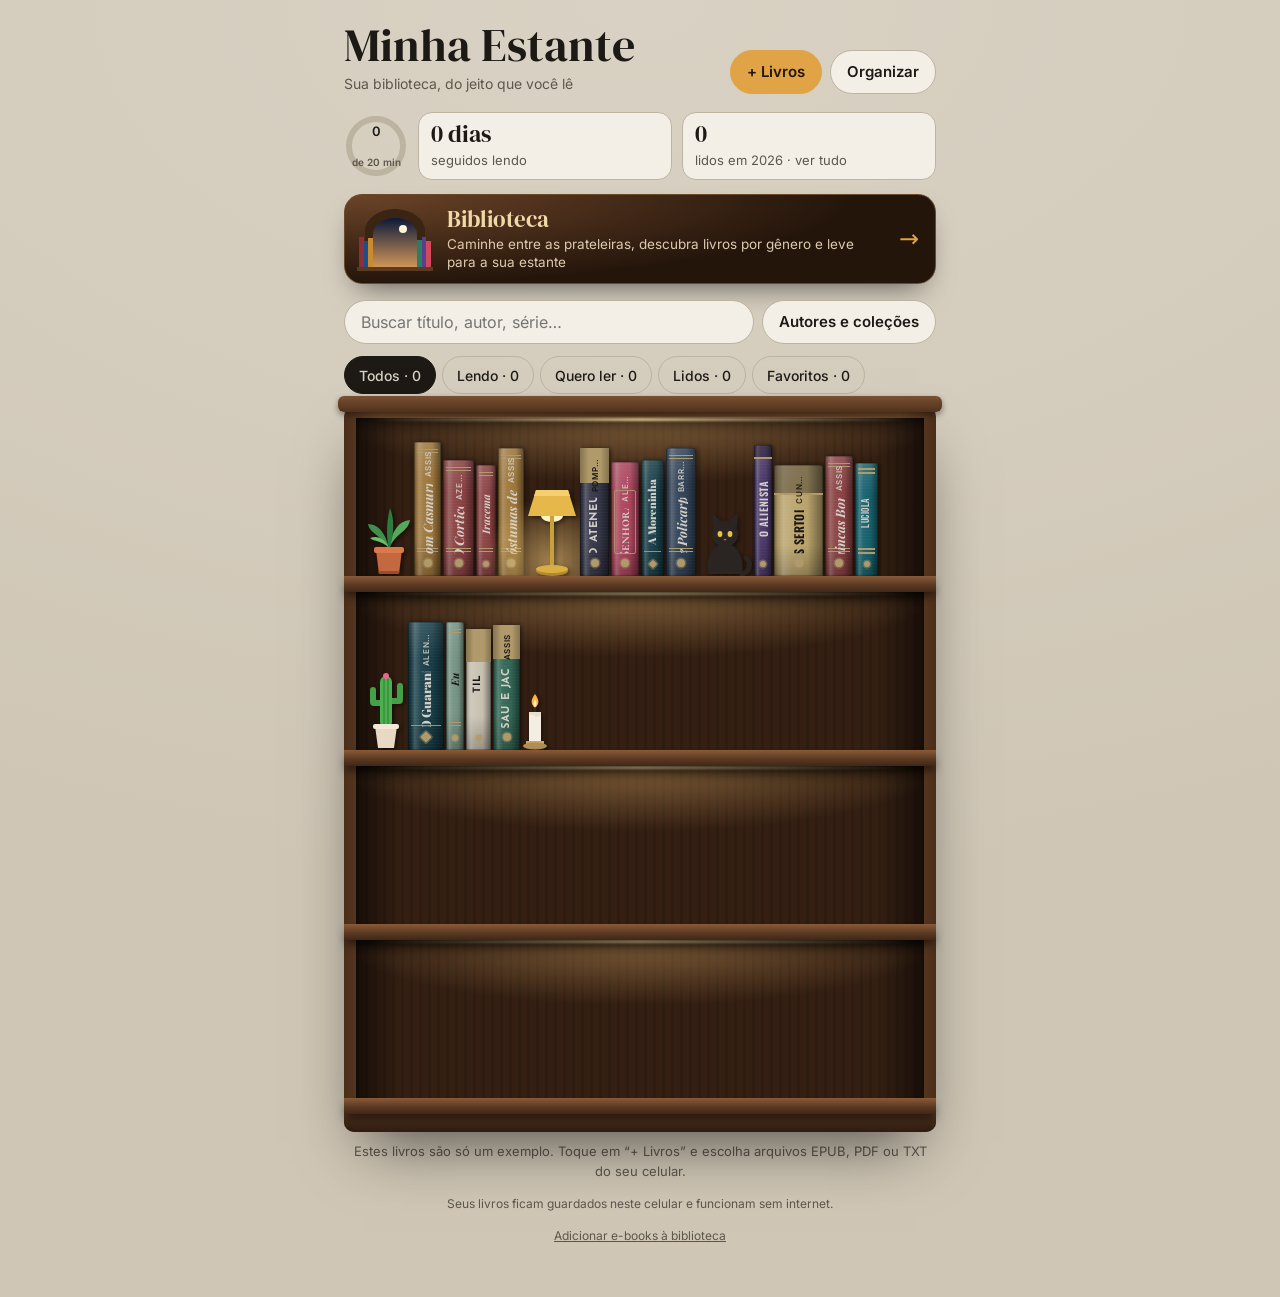
<file: index.html>
<!DOCTYPE html>
<html lang="pt-BR">
<head>
<meta charset="utf-8">
<meta name="viewport" content="width=device-width,initial-scale=1,viewport-fit=cover">
<title>Minha Estante</title>
<link rel="stylesheet" href="fonts.css">
<link rel="manifest" href="manifest.webmanifest">
<meta name="theme-color" content="#142a25">
<link rel="icon" href="icon-192.png">
<link rel="apple-touch-icon" href="apple-touch-icon.png">
<meta name="mobile-web-app-capable" content="yes">
<style>
/* VOICE: aconchegante, de leitor para leitor; poucas palavras.
   IDEA: uma estante de madeira de verdade numa parede de biblioteca, com luz quente nas prateleiras.
   PICTURE: a própria estante — lombadas geradas de cada livro, enfeites, luminária que acende.
   COLOUR and TYPE: parede verde-biblioteca, nogueira, luz âmbar; DM Serif Display + Inter; Literata na leitura.
   LAYOUT: coluna de celular — título, "continue lendo", estante, abas; leitor em tela cheia. */
:root{color-scheme:light dark;--wall:light-dark(#d9d2c4,#142a25);--wall2:light-dark(#cfc6b5,#0f211d);--ink:light-dark(#1d1a16,#efe8dc);--mute:light-dark(#5d564c,#a9b5ae);--card:light-dark(#f4efe6,#1b3630);--line:light-dark(#bdb3a1,#2a4a42);--acc:#e0a447;--wood:#5b3a22;--wood2:#3f2716;--back:#22150d}
:root[data-theme=light]{color-scheme:light}:root[data-theme=dark]{color-scheme:dark}
*{box-sizing:border-box;min-width:0}
html{background:var(--wall2)}
body{margin:0;min-height:100vh;background:radial-gradient(120% 900px at 50% 0,var(--wall),var(--wall2));color:var(--ink);font:16px/1.5 Inter,system-ui,sans-serif;overflow-x:clip;-webkit-tap-highlight-color:transparent}
button,input,select{font:inherit;color:inherit}
button{cursor:pointer}
:focus-visible{outline:2px solid var(--acc);outline-offset:2px}
.app{max-width:620px;margin:0 auto;padding:max(22px,env(safe-area-inset-top)) 14px max(40px,env(safe-area-inset-bottom))}
header.top{display:flex;align-items:flex-end;justify-content:space-between;gap:12px;flex-wrap:wrap}
h1{font:400 clamp(34px,9vw,46px)/1.02 "DM Serif Display",Georgia,serif;margin:0;text-wrap:balance}
.sub{color:var(--mute);font-size:14px;margin-top:4px}
.btns{display:flex;gap:8px}
.b{min-height:44px;padding:0 16px;border-radius:999px;border:1px solid var(--line);background:var(--card);font-weight:600;font-size:15px;display:inline-flex;align-items:center;gap:6px}
.b.pri{background:var(--acc);border-color:var(--acc);color:#241605}
.b.on{background:var(--ink);color:var(--wall);border-color:var(--ink)}
.stats{display:grid;grid-template-columns:auto minmax(0,1fr) minmax(0,1fr);gap:10px;margin:18px 0 14px;align-items:center}
.ring{width:64px;height:64px;position:relative}
.ring svg{width:100%;height:100%;transform:rotate(-90deg)}
.ring b{position:absolute;inset:0;display:grid;place-items:center;font-size:13px;line-height:1.1;text-align:center}
.stat{background:var(--card);border:1px solid var(--line);border-radius:14px;padding:8px 12px}
.stat strong{display:block;font:400 24px/1.1 "DM Serif Display",serif}
.stat span{font-size:13px;color:var(--mute)}
.cont{display:grid;grid-template-columns:74px minmax(0,1fr);gap:14px;background:var(--card);border:1px solid var(--line);border-radius:18px;padding:12px;margin-bottom:16px;text-align:left;width:100%}
.cont .cv{width:74px;height:108px}
.cont h3{margin:0;font:400 20px/1.15 "DM Serif Display",serif;overflow:hidden;display:-webkit-box;-webkit-line-clamp:2;-webkit-box-orient:vertical}
.cont p{margin:2px 0 8px;color:var(--mute);font-size:14px}
.bar{height:6px;border-radius:9px;background:var(--line);overflow:hidden}.bar i{display:block;height:100%;background:var(--acc);border-radius:9px}
.cont .meta{display:flex;justify-content:space-between;font-size:13px;margin-top:6px;color:var(--mute)}
.cv{border-radius:4px 8px 8px 4px;overflow:hidden;box-shadow:0 6px 14px rgba(0,0,0,.35);background:#333;flex:none}
.cv img{width:100%;height:100%;object-fit:cover;display:block}
.gcover{width:100%;height:100%;padding:10px 8px;display:flex;flex-direction:column;justify-content:space-between;background:linear-gradient(90deg,rgba(0,0,0,.25),rgba(255,255,255,.08) 8%,transparent 20%),var(--c);color:var(--fg)}
.gcover b{font:400 15px/1.1 "DM Serif Display",serif;overflow:hidden}.gcover small{font-size:10px;opacity:.85}
.tabs{display:flex;gap:6px;overflow-x:auto;padding:2px 0 12px;scrollbar-width:none}
.tabs button{flex:none;min-height:38px;padding:0 14px;border-radius:999px;border:1px solid var(--line);background:transparent;font-size:14px;font-weight:500}
.tabs button[aria-pressed=true]{background:var(--ink);color:var(--wall);border-color:var(--ink)}
/* estante */
.case{position:relative;border-radius:10px;padding:12px 12px 0;background:linear-gradient(90deg,#4a2e1a,#6a4428 6%,#5b3a22 50%,#6a4428 94%,#4a2e1a);box-shadow:0 30px 60px -20px rgba(0,0,0,.6),inset 0 2px 0 rgba(255,255,255,.12)}
.case::before{content:"";position:absolute;left:-6px;right:-6px;top:-10px;height:16px;border-radius:6px;background:linear-gradient(#7a5032,#4f311c);box-shadow:0 3px 6px rgba(0,0,0,.4)}
.shelf{position:relative}
.row{height:158px;display:flex;align-items:flex-end;gap:2px;padding:0 10px;background:linear-gradient(90deg,rgba(0,0,0,.55),transparent 8%,transparent 92%,rgba(0,0,0,.55)),repeating-linear-gradient(90deg,#26170e 0 3px,#2b1a10 3px 9px),var(--back);box-shadow:inset 0 12px 18px -8px rgba(0,0,0,.8);transition:background .5s}
.case.lit .row{background:radial-gradient(70% 55% at 50% 0,rgba(255,200,120,.38),transparent 75%),linear-gradient(90deg,rgba(0,0,0,.5),transparent 8%,transparent 92%,rgba(0,0,0,.5)),repeating-linear-gradient(90deg,#2e1c10 0 3px,#341f12 3px 9px),#2a190e}
.case.lit .row::before{content:"";position:absolute;left:12px;right:12px;top:0;height:3px;background:linear-gradient(90deg,transparent,#ffe2a8,transparent);opacity:.8;filter:blur(1px)}
.plank{height:16px;margin:0 -12px;background:linear-gradient(#8a5a37,#5b3a22 55%,#3f2716);box-shadow:0 6px 10px -2px rgba(0,0,0,.55);position:relative;z-index:1}
.case>.foot{height:18px;margin:0 -12px;border-radius:0 0 10px 10px;background:linear-gradient(#4f311c,#2e1c10)}
.item{flex:none;padding:0;border:0;background:none;position:relative;transform-origin:50% 100%}
.spine{display:flex;flex-direction:column;align-items:center;gap:6px;padding:9px 0 9px;border-radius:2px 3px 1px 1px;background:linear-gradient(90deg,rgba(0,0,0,.4) 0,rgba(0,0,0,.1) 8%,rgba(255,255,255,.24) 19%,rgba(255,255,255,.05) 36%,rgba(0,0,0,.03) 68%,rgba(0,0,0,.45) 100%),repeating-linear-gradient(0deg,rgba(255,255,255,.03) 0 1px,transparent 1px 3px),linear-gradient(180deg,var(--c2),var(--c) 28%,var(--c) 72%,var(--c3));color:var(--fg);box-shadow:inset 0 0 0 1px rgba(0,0,0,.25),2px 0 4px rgba(0,0,0,.45);transition:transform .2s}
.spine .t,.spine .au{writing-mode:vertical-rl;transform:rotate(180deg);white-space:nowrap;overflow:hidden;text-overflow:ellipsis;line-height:1;position:relative;z-index:1}
.spine .t{flex:1;min-height:0;display:flex;align-items:center;justify-content:center;font-size:13px;text-align:center}
.spine .au{font:600 8px/1 Inter,sans-serif;text-transform:uppercase;letter-spacing:.08em;opacity:.9;max-height:32%;flex:none}
.spine .em{flex:none;width:8px;height:8px;border-radius:50%;background:var(--k);box-shadow:0 0 0 1.5px color-mix(in srgb,var(--k) 40%,transparent);position:relative;z-index:1}
.spine.thin .t{font-size:10.5px}.spine.thin .au{display:none}.spine.thin .em{width:6px;height:6px}
.spine::before,.spine::after{content:"";position:absolute;left:3px;right:3px;pointer-events:none}
.s0 .t{font-family:"Bebas Neue",sans-serif;font-size:15px;letter-spacing:.05em}
.s0::before{top:5px;height:2px;background:var(--k);box-shadow:0 4px 0 var(--k)}
.s0::after{bottom:22px;height:2px;background:var(--k);box-shadow:0 -4px 0 var(--k)}
.s1 .t{font-family:"Abril Fatface",serif}
.s1 .em{border-radius:1px;transform:rotate(45deg)}
.s1::after{bottom:24px;height:1px;background:var(--k);opacity:.9}
.s2 .t{font-family:"Josefin Sans",sans-serif;text-transform:uppercase;font-size:11px;letter-spacing:.06em}
.s2::before{left:0;right:0;top:0;height:27%;background:linear-gradient(90deg,rgba(0,0,0,.25),transparent 30%,transparent 70%,rgba(0,0,0,.25)),var(--k)}
.s2 .au{color:var(--kf);opacity:1}
.s3 .t{font-family:"Playfair Display",serif;font-style:italic}
.s3::before{top:7px;height:1px;background:var(--k);box-shadow:0 3px 0 var(--k)}
.s3::after{bottom:24px;height:1px;background:var(--k);box-shadow:0 -3px 0 var(--k)}
.s4 .t{font-family:Oswald,sans-serif;text-transform:uppercase;font-size:12px;letter-spacing:.03em}
.s4::before{left:0;right:0;top:0;height:25%;background:rgba(0,0,0,.32);border-bottom:2px solid var(--k)}
.s4.thin::before{height:12px}.s4.thin{padding-top:18px}
.s5 .t{font-family:"Cormorant SC",serif;font-size:14px}
.s5::before{top:24%;bottom:20%;border:1px solid var(--k);border-radius:2px;opacity:.85}
.spine.img{background:linear-gradient(90deg,rgba(0,0,0,.42),rgba(255,255,255,.2) 12%,rgba(255,255,255,0) 32%,rgba(0,0,0,.08) 70%,rgba(0,0,0,.5)),var(--im) left center/auto 100% no-repeat,var(--c)}
.spine.img::before,.spine.img::after{display:none}
.spine.img .t,.spine.img .au{background:color-mix(in srgb,var(--c) 84%,transparent);padding:5px 2px;border-radius:2px;flex:none;max-height:70%}
.front{border-radius:2px 6px 6px 2px;overflow:hidden;background:#333;box-shadow:inset 3px 0 4px -2px rgba(0,0,0,.6),4px 4px 8px rgba(0,0,0,.55)}
.front img{width:100%;height:100%;object-fit:cover;display:block}
.front::after{content:"";position:absolute;inset:0;background:linear-gradient(90deg,rgba(0,0,0,.35),rgba(255,255,255,.12) 4%,transparent 12%)}
.front .rib{left:auto;right:10px}
.find{display:flex;gap:8px;margin-bottom:10px}
.find input{flex:1;min-height:44px;border-radius:999px;border:1px solid var(--line);background:var(--card);padding:0 16px;font-size:16px}
.chip{display:inline-flex;align-items:center;gap:6px;margin:0 0 10px;min-height:36px;padding:0 6px 0 14px;border-radius:999px;background:var(--acc);color:#241605;font-size:14px;font-weight:600;border:0}
.chip b{width:26px;height:26px;border-radius:50%;background:rgba(0,0,0,.15);display:grid;place-items:center}
.lst button{display:flex;justify-content:space-between;width:100%;min-height:46px;align-items:center;border:0;border-bottom:1px solid var(--line);background:none;text-align:left;font-size:15px;padding:0 4px}
.lst button span{color:var(--mute);font-size:13px}
.sh2{margin:0 0 12px;font:400 24px 'DM Serif Display',serif}
.tgl{display:flex;justify-content:space-between;align-items:center;min-height:46px;border-bottom:1px solid var(--line);font-size:15px;gap:10px}
.tgl input{width:22px;height:22px;accent-color:var(--acc)}
.fav{width:44px;height:44px;border-radius:50%;border:1px solid var(--line);background:none;font-size:22px;color:var(--mute);flex:none}
.fav.on{color:#e25555;border-color:#e25555}
.kpis{display:grid;grid-template-columns:repeat(2,minmax(0,1fr));gap:8px}
.kpis div{background:var(--wall);border-radius:12px;padding:10px 12px}.kpis strong{display:block;font:400 22px/1.15 'DM Serif Display',serif}.kpis span{font-size:12.5px;color:var(--mute)}
.mbars{display:grid;grid-template-columns:repeat(6,minmax(0,1fr));gap:8px;align-items:end;height:130px;margin-top:6px}
.mbars div{display:flex;flex-direction:column;align-items:center;justify-content:flex-end;height:100%;font-size:12px;color:var(--mute);gap:4px}
.mbars i{display:block;width:100%;max-width:34px;background:var(--acc);border-radius:6px 6px 2px 2px;min-height:3px}
.mbars b{color:var(--ink);font-weight:600}
#rtext mark{background:rgba(240,190,70,.45);color:inherit;border-radius:2px}
#hl{position:absolute;left:50%;bottom:calc(104px + env(safe-area-inset-bottom));transform:translateX(-50%);z-index:4;display:none;min-height:44px;padding:0 18px;border-radius:999px;border:0;background:var(--acc);color:#241605;font-weight:600;box-shadow:0 8px 20px rgba(0,0,0,.35)}
#hl.show{display:block}
.note{display:grid;grid-template-columns:minmax(0,1fr) 40px;align-items:center;border-bottom:1px solid color-mix(in srgb,var(--rm) 30%,transparent)}
.note button{border:0;background:none;color:var(--rf);text-align:left;padding:10px 4px;font-size:14px}
.note small{display:block;color:var(--rm);font-size:12px}
.note .x{text-align:center;color:var(--rm);font-size:18px}
.spine.sample{filter:saturate(.75) brightness(.85)}
.rib{position:absolute;bottom:-4px;left:calc(50% - 3px);width:6px;height:16px;background:#c0392b;clip-path:polygon(0 0,100% 0,100% 100%,50% 75%,0 100%);z-index:2}
.done-dot{position:absolute;top:4px;left:calc(50% - 3px);width:6px;height:6px;border-radius:50%;background:#e9c46a;box-shadow:0 0 0 1px rgba(0,0,0,.3)}
.spine:hover{transform:translateY(-4px)}
.decor svg{width:100%;height:100%;display:block;overflow:visible;filter:drop-shadow(2px 2px 2px rgba(0,0,0,.45))}
.decor.lamp::before{content:"";position:absolute;left:-40px;right:-40px;top:20px;height:130px;background:radial-gradient(closest-side,rgba(255,214,130,.55),transparent);opacity:0;transition:opacity .5s;pointer-events:none}
.case.lit .decor.lamp::before{opacity:1}
.case:not(.lit) .bulb{fill:#8d8576}
.flame{transform-origin:13px 16px;animation:fl 1.6s ease-in-out infinite alternate}
@keyframes fl{to{transform:scale(.88,1.08) rotate(3deg)}}
.editing .item{animation:wig .28s ease-in-out infinite alternate}
.editing .item:nth-child(2n){animation-delay:-.14s}
@keyframes wig{from{transform:rotate(-1.4deg)}to{transform:rotate(1.4deg)}}
.item.sel{animation:none!important;transform:translateY(-10px);filter:drop-shadow(0 0 6px var(--acc))}
.sampnote{color:var(--mute);font-size:13px;text-align:center;margin:10px 0 0}
.editbar{position:sticky;bottom:10px;z-index:5;display:none;gap:8px;justify-content:center;flex-wrap:wrap;margin-top:12px;padding:8px;border-radius:18px;background:var(--card);border:1px solid var(--line);box-shadow:0 10px 30px rgba(0,0,0,.35)}
.editing+.editbar,.editbar.show{display:flex}
.editbar p{flex-basis:100%;margin:0;text-align:center;font-size:13px;color:var(--mute)}
.empty{padding:28px 10px;text-align:center;color:#d8c9b2;font-size:14px;align-self:center;width:100%}
/* folhas */
.ov{position:fixed;inset:0;z-index:20;background:rgba(0,0,0,.55);display:none;align-items:flex-end;justify-content:center}
.ov.open{display:flex}
.sheet{width:100%;max-width:560px;max-height:88vh;overflow:auto;background:var(--card);color:var(--ink);border-radius:22px 22px 0 0;padding:18px 18px calc(18px + env(safe-area-inset-bottom));animation:up .25s ease-out}
@keyframes up{from{transform:translateY(40px);opacity:0}}
.sheet .hd{display:grid;grid-template-columns:96px minmax(0,1fr);gap:14px;align-items:start}
.sheet .cv{width:96px;height:140px}
.fld{display:block;width:100%;border:1px solid var(--line);background:transparent;border-radius:10px;padding:8px 10px;font-size:16px;margin-bottom:8px}
.fld.ttl{font:400 20px/1.2 "DM Serif Display",serif}
.lbl{font-size:13px;color:var(--mute);margin:14px 0 6px}
.seg{display:grid;grid-template-columns:repeat(3,minmax(0,1fr));border:1px solid var(--line);border-radius:12px;overflow:hidden}
.seg button{min-height:44px;border:0;background:none;font-weight:500;font-size:14px}
.seg button[aria-pressed=true]{background:var(--ink);color:var(--card)}
.sw{display:flex;flex-wrap:wrap;gap:8px}
.sw button{width:34px;height:34px;border-radius:50%;border:2px solid transparent;background:var(--c)}
.sw button[aria-pressed=true]{border-color:var(--ink);box-shadow:0 0 0 2px var(--card) inset}
.stars{display:flex;gap:4px}.stars button{width:40px;height:40px;border:0;background:none;font-size:26px;color:var(--line);padding:0}.stars button.on{color:var(--acc)}
.acts{display:flex;gap:10px;margin-top:18px}.acts .b{flex:1;justify-content:center}
.b.warn{color:#c0392b}
.dgrid{display:grid;grid-template-columns:repeat(4,minmax(0,1fr));gap:10px}
.dgrid button{height:96px;border-radius:14px;border:1px solid var(--line);background:#2a190e;padding:10px;display:grid;place-items:end center}
.dgrid svg{max-height:74px;max-width:100%}
.dgrid span{font-size:11px;color:#e8dcc8}
/* leitor */
#reader{position:fixed;inset:0;z-index:30;display:none;flex-direction:column;--rb:#fbf8f2;--rf:#26211b;--rm:#8a8174;background:var(--rb);color:var(--rf)}
#reader.open{display:flex}
#reader.sepia{--rb:#f1e4c8;--rf:#433422;--rm:#8d7856}
#reader.noite{--rb:#1b1d1f;--rf:#d7d2c8;--rm:#7d7a73}
#reader.preto{--rb:#000;--rf:#bdb8ae;--rm:#6d6a64}
.rh{display:flex;align-items:center;gap:4px;padding:6px 8px;padding-top:max(6px,env(safe-area-inset-top));background:var(--rb);transition:margin .25s,opacity .25s;height:calc(56px + env(safe-area-inset-top));flex:none}
#reader.imm .rh{opacity:0;pointer-events:none;margin-top:calc(-56px - env(safe-area-inset-top))}
.rh .tt{flex:1;text-align:center;font-size:13px;color:var(--rm);white-space:nowrap;overflow:hidden;text-overflow:ellipsis}
.ib{width:44px;height:44px;border-radius:50%;border:0;background:transparent;color:var(--rf);font-size:20px;display:grid;place-items:center;flex:none}
#stage{flex:1;position:relative;overflow:hidden;touch-action:manipulation;user-select:text;-webkit-user-select:text}
#pager{position:absolute;inset:0;overflow:hidden}
#rtext{position:relative;font-family:Literata,Georgia,serif;font-size:var(--fs,19px);line-height:1.62;overflow-wrap:break-word;hyphens:auto;column-fill:auto;text-align:justify;will-change:transform}
#reader.sans #rtext{font-family:Inter,system-ui,sans-serif}
#rtext img,#rtext svg{max-width:100%;max-height:calc(var(--ph,600px) - 24px);height:auto;object-fit:contain;break-inside:avoid;display:block;margin:0 auto}
#rtext h1,#rtext h2,#rtext h3{font-family:"DM Serif Display",serif;font-weight:400;line-height:1.2;text-align:left;break-after:avoid}
#rtext a{color:inherit}
#rtext p{margin:0 0 .75em}
#pdfv{position:absolute;inset:0;display:none;place-items:center}
#reader.ispdf #pdfv{display:grid}#reader.ispdf #pager{display:none}
#pc{display:block;box-shadow:0 2px 12px rgba(0,0,0,.18);background:#fff}
#reader.noite #pc,#reader.preto #pc{filter:invert(.9) hue-rotate(180deg)}
#reader.iscbz #pc{filter:none!important;background:transparent}
.rf{flex:none;background:var(--rb);padding:6px 16px max(10px,env(safe-area-inset-bottom));display:flex;flex-direction:column;gap:2px}
.rch{font-size:12px;color:var(--rm);text-align:center;white-space:nowrap;overflow:hidden;text-overflow:ellipsis;min-height:16px}
#rslider{-webkit-appearance:none;appearance:none;width:100%;height:28px;background:transparent;margin:0}
#rslider::-webkit-slider-runnable-track{height:5px;border-radius:9px;background:linear-gradient(90deg,var(--acc) var(--p,0%),color-mix(in srgb,var(--rm) 35%,transparent) var(--p,0%))}
#rslider::-moz-range-track{height:5px;border-radius:9px;background:linear-gradient(90deg,var(--acc) var(--p,0%),color-mix(in srgb,var(--rm) 35%,transparent) var(--p,0%))}
#rslider::-webkit-slider-thumb{-webkit-appearance:none;width:18px;height:18px;border-radius:50%;background:var(--acc);margin-top:-6.5px;border:2px solid var(--rb)}
#rslider::-moz-range-thumb{width:16px;height:16px;border-radius:50%;background:var(--acc);border:2px solid var(--rb)}
.rinfo{display:flex;justify-content:space-between;font-size:13px;color:var(--rf);gap:10px;white-space:nowrap}
.rinfo span:last-child{color:var(--rm)}
#rset{position:absolute;right:10px;top:calc(56px + env(safe-area-inset-top));width:min(330px,calc(100% - 20px));max-height:70vh;overflow:auto;background:var(--rb);color:var(--rf);border:1px solid var(--rm);border-radius:16px;padding:14px;display:none;box-shadow:0 20px 40px rgba(0,0,0,.35);z-index:5}
#rset.open{display:block}
#rset .lbl{color:var(--rm)}
#rset .tgl{border-color:color-mix(in srgb,var(--rm) 30%,transparent)}
.thm{display:grid;grid-template-columns:repeat(4,minmax(0,1fr));gap:6px}
.thm button{height:44px;border-radius:10px;border:2px solid transparent;font-size:12px}
.thm button[aria-pressed=true]{border-color:var(--acc)}
.szr{display:flex;align-items:center;gap:8px}.szr button{flex:1;min-height:44px;border-radius:10px;border:1px solid var(--rm);background:none;color:var(--rf)}
.toc button{display:block;width:100%;text-align:left;border:0;background:none;color:var(--rf);padding:10px 4px;border-bottom:1px solid color-mix(in srgb,var(--rm) 30%,transparent);font-size:14px}
.toc button.cur{color:var(--acc);font-weight:600}
.rload{position:absolute;inset:0;display:grid;place-items:center;color:var(--rm);pointer-events:none;text-align:center;padding:30px}
.endc{position:absolute;inset:0;z-index:4;display:none;place-items:center;background:var(--rb);text-align:center;padding:30px}
.endc.show{display:grid}
.endc h2{font:400 30px/1.15 "DM Serif Display",serif;margin:0 0 8px}
.endc p{color:var(--rm);margin:0 0 18px}
.endc button{min-height:48px;padding:0 22px;border-radius:999px;border:0;background:var(--acc);color:#241605;font-weight:600;font-size:16px;margin:4px}
.endc button.sec{background:none;border:1px solid var(--rm);color:var(--rf)}
.cvb{padding:0;border:0;position:relative;cursor:pointer}
.v3hint{position:absolute;right:6px;bottom:6px;background:rgba(0,0,0,.6);color:#fff;font:600 11px Inter,sans-serif;padding:3px 7px;border-radius:999px;letter-spacing:.04em}
.cgrid{display:grid;grid-template-columns:repeat(3,minmax(0,1fr));gap:10px}
.cgrid button{border:1px solid var(--line);background:none;border-radius:10px;padding:6px;display:flex;flex-direction:column;gap:6px;text-align:left}
.cgrid img{width:100%;aspect-ratio:2/3;object-fit:cover;border-radius:4px;background:#0003}
.cgrid span{font-size:11px;line-height:1.25;color:var(--mute);display:-webkit-box;-webkit-line-clamp:3;-webkit-box-orient:vertical;overflow:hidden}
#v3{position:fixed;inset:0;z-index:40;display:none;flex-direction:column;align-items:center;justify-content:center;overflow:hidden;background:radial-gradient(60% 45% at 50% 42%,color-mix(in srgb,var(--gc) 55%,#000) 0%,color-mix(in srgb,var(--gc) 18%,#05080a) 55%,#030405 100%);color:#f3eee6}
#v3.open{display:flex;animation:fadein .35s ease}
@keyframes fadein{from{opacity:0}}
#v3::before{content:"";position:absolute;left:50%;top:40%;width:140vmin;height:140vmin;transform:translate(-50%,-50%);background:conic-gradient(from 0deg,transparent,color-mix(in srgb,var(--gk) 35%,transparent),transparent 30%,transparent 50%,color-mix(in srgb,var(--gk) 25%,transparent),transparent 80%);animation:rays 24s linear infinite;opacity:.45;mask:radial-gradient(closest-side,#000 20%,transparent 70%);-webkit-mask:radial-gradient(closest-side,#000 20%,transparent 70%)}
@keyframes rays{to{transform:translate(-50%,-50%) rotate(360deg)}}
#v3dust{position:absolute;inset:0;width:100%;height:100%;pointer-events:none}
#v3x{position:absolute;top:max(14px,env(safe-area-inset-top));right:14px;width:46px;height:46px;border-radius:50%;border:1px solid rgba(255,255,255,.25);background:rgba(0,0,0,.3);color:#fff;font-size:24px;z-index:3}
#v3scene{position:relative;z-index:2;perspective:1300px;width:100%;flex:none;height:min(60vh,520px);display:grid;place-items:center;touch-action:none;cursor:grab}
.v3book{position:relative;width:var(--w);height:var(--h);transform-style:preserve-3d;will-change:transform}
.v3book .f{position:absolute}
.v3book .fr{inset:0;transform:translateZ(calc(var(--d)/2));border-radius:2px 6px 6px 2px;overflow:hidden;filter:brightness(var(--lf,1));box-shadow:inset 4px 0 6px -3px rgba(0,0,0,.6)}
.v3book .fr img{width:100%;height:100%;object-fit:cover;display:block}
.v3book .shine{position:absolute;inset:0;background:linear-gradient(105deg,transparent 30%,rgba(255,255,255,.35) 45%,rgba(255,255,255,.08) 52%,transparent 62%);background-size:250% 100%;background-position:var(--sh,50%) 0;mix-blend-mode:screen;pointer-events:none}
.v3book .fr::after{content:"";position:absolute;inset:0;background:linear-gradient(90deg,rgba(0,0,0,.45),rgba(255,255,255,.15) 3%,transparent 7%);pointer-events:none}
.v3book .bk{inset:0;transform:rotateY(180deg) translateZ(calc(var(--d)/2));border-radius:6px 2px 2px 6px;overflow:hidden;background:linear-gradient(160deg,var(--c2),var(--c) 45%,var(--c3));color:var(--fg);filter:brightness(var(--lb,1))}
.bki{position:absolute;inset:8%;display:flex;flex-direction:column;gap:6px;text-align:left}
.bki b{font:400 clamp(18px,5vw,26px)/1.1 "DM Serif Display",serif}
.bki span{font-size:13px;opacity:.85}.bki p{margin:0;font-size:12.5px;opacity:.85}
.bst{font-size:18px;letter-spacing:2px}
.bar3{height:5px;border-radius:9px;background:rgba(255,255,255,.2);overflow:hidden}.bar3 i{display:block;height:100%;background:var(--k)}
.bcode{margin-top:auto;align-self:flex-end;width:70px;height:34px;background:repeating-linear-gradient(90deg,#111 0 2px,#fff 2px 3px,#111 3px 4px,#fff 4px 6px,#111 6px 9px,#fff 9px 10px);border:4px solid #fff;opacity:.85}
.v3book .sp{width:var(--d);height:var(--h);left:calc(50% - var(--d)/2);transform:rotateY(-90deg) translateZ(calc(var(--w)/2));display:flex;flex-direction:column;align-items:center;gap:6px;padding:10px 0;color:var(--fg);background:linear-gradient(90deg,rgba(0,0,0,.35),rgba(255,255,255,.18) 30%,rgba(0,0,0,.3)),linear-gradient(180deg,var(--c2),var(--c) 30%,var(--c) 70%,var(--c3));filter:brightness(var(--ls,1));border-radius:3px}
.v3book .sp .t,.v3book .sp .au{writing-mode:vertical-rl;transform:rotate(180deg);white-space:nowrap;overflow:hidden;text-overflow:ellipsis}
.v3book .sp .t{flex:1;min-height:0;font:400 calc(var(--d)*.42)/1 "DM Serif Display",serif;display:flex;align-items:center}
.v3book .sp .au{font:600 calc(var(--d)*.2)/1 Inter,sans-serif;text-transform:uppercase;letter-spacing:.08em;max-height:30%}
.v3book .sp .em{width:calc(var(--d)*.25);height:calc(var(--d)*.25);border-radius:50%;background:var(--k)}
.v3book .pr{width:calc(var(--d) - 2px);height:calc(var(--h) - 8px);top:4px;left:calc(50% - var(--d)/2 + 1px);transform:rotateY(90deg) translateZ(calc(var(--w)/2 - 3px));background:repeating-linear-gradient(90deg,#f4efe4 0 1px,#d9d1c0 1px 2px),#efe8da;filter:brightness(var(--lp,1))}
.v3book .tp,.v3book .bt{width:calc(var(--w) - 6px);height:calc(var(--d) - 2px);left:3px;top:calc(50% - var(--d)/2 + 1px);background:repeating-linear-gradient(0deg,#f4efe4 0 1px,#d9d1c0 1px 2px),#efe8da}
.v3book .tp{transform:rotateX(90deg) translateZ(calc(var(--h)/2 - 4px));filter:brightness(1.05)}
.v3book .bt{transform:rotateX(-90deg) translateZ(calc(var(--h)/2 - 4px));filter:brightness(.55)}
#v3sh{position:absolute;left:50%;bottom:6%;width:62%;height:26px;border-radius:50%;background:radial-gradient(closest-side,rgba(0,0,0,.65),transparent);transform:translateX(-50%)}
.v3info{position:relative;z-index:2;text-align:center;padding:0 22px max(20px,env(safe-area-inset-bottom));max-width:560px}
.v3info h2{margin:6px 0 2px;font:400 clamp(26px,7vw,38px)/1.08 "DM Serif Display",serif;text-wrap:balance;text-shadow:0 2px 20px rgba(0,0,0,.6)}
.v3info p{margin:0 0 16px;color:#d8cfbf}
.v3info .b{border-color:rgba(255,255,255,.3);background:rgba(255,255,255,.08);color:#fff}
.v3info .b.pri{background:var(--acc);color:#241605;border-color:var(--acc)}
.v3info small{display:block;margin-top:12px;color:#a89f90;font-size:12.5px}
.rh{position:absolute;left:0;right:0;top:0;z-index:6;display:block;height:auto;padding:max(4px,env(safe-area-inset-top)) 8px 8px;background:linear-gradient(180deg,#1d5d8c,#1a5381);color:#f4f7fb;box-shadow:0 6px 24px rgba(0,0,0,.3);transition:transform .28s ease,opacity .28s;margin:0}
#reader.noite .rh,#reader.preto .rh{background:linear-gradient(180deg,#22313c,#1b2730)}
#reader.sepia .rh{background:linear-gradient(180deg,#6b4a2b,#5c3f24)}
#reader.imm .rh{transform:translateY(-105%);opacity:0;pointer-events:none;margin:0}
.rh .ib{color:#f4f7fb}
.rrow{display:flex;align-items:center;gap:2px}
.rtt{padding:2px 10px 6px;display:flex;flex-direction:column;gap:2px}
.rtt b{font:600 17px/1.2 Inter,sans-serif;white-space:nowrap;overflow:hidden;text-overflow:ellipsis}
.rtt span{font-size:14px;opacity:.9;white-space:nowrap;overflow:hidden;text-overflow:ellipsis}
#cslider{-webkit-appearance:none;appearance:none;width:calc(100% - 20px);margin:0 10px;height:28px;background:transparent}
#cslider::-webkit-slider-runnable-track{height:4px;border-radius:9px;background:linear-gradient(90deg,#fff var(--p,0%),rgba(255,255,255,.3) var(--p,0%))}
#cslider::-moz-range-track{height:4px;border-radius:9px;background:linear-gradient(90deg,#fff var(--p,0%),rgba(255,255,255,.3) var(--p,0%))}
#cslider::-webkit-slider-thumb{-webkit-appearance:none;width:18px;height:18px;border-radius:50%;background:#fff;margin-top:-7px;box-shadow:0 1px 4px rgba(0,0,0,.4)}
#cslider::-moz-range-thumb{width:16px;height:16px;border-radius:50%;background:#fff;border:0}
#rset{top:calc(150px + env(safe-area-inset-top))}
.rpanel{position:absolute;inset:0;z-index:8;background:var(--rb);color:var(--rf);display:none;flex-direction:column}
.rpanel.open{display:flex}
.rph{display:flex;align-items:center;gap:6px;padding:max(6px,env(safe-area-inset-top)) 8px 6px;background:linear-gradient(180deg,#1d5d8c,#1a5381);color:#fff}
.rph .ib{color:#fff}.rph b{font:600 17px Inter,sans-serif;flex:1}
.rtabs{display:flex;gap:6px;padding:10px 14px 4px}
.rtabs button{flex:1;min-height:40px;border-radius:999px;border:1px solid var(--rm);background:none;color:var(--rf);font-weight:600}
.rtabs button[aria-pressed=true]{background:var(--rf);color:var(--rb)}
.rpb{flex:1;overflow:auto;padding:6px 14px 30px}
.tocl button{display:flex;gap:10px;justify-content:space-between;align-items:baseline;width:100%;text-align:left;border:0;border-bottom:1px solid color-mix(in srgb,var(--rm) 25%,transparent);background:none;color:var(--rf);padding:13px 4px;font-size:15px}
.tocl button span{color:var(--rm);font-size:13px;flex:none}
.tocl button.cur{color:#1d6fb8;font-weight:700}
#reader.noite .tocl button.cur,#reader.preto .tocl button.cur{color:#7cb9f0}
.sbox{display:flex;gap:8px;padding:10px 14px}
.sbox input{flex:1;min-height:44px;border-radius:999px;border:1px solid var(--rm);background:transparent;color:var(--rf);padding:0 16px;font-size:16px}
.sbox button{min-height:44px;padding:0 16px;border-radius:999px;border:0;background:#1d6fb8;color:#fff;font-weight:600}
.sres button{display:block;width:100%;text-align:left;border:0;border-bottom:1px solid color-mix(in srgb,var(--rm) 25%,transparent);background:none;color:var(--rf);padding:11px 4px;font-size:14px;line-height:1.45}
.sres small{display:block;color:var(--rm);font-size:12px;margin-bottom:2px}
.sres b{background:rgba(240,190,70,.5);color:inherit;font-weight:700;border-radius:2px}
.sst{color:var(--rm);font-size:13px;padding:4px 14px}
#rtext mark.found{background:rgba(29,111,184,.35);outline:2px solid rgba(29,111,184,.6)}
#rtext .speaking{background:color-mix(in srgb,#1d6fb8 14%,transparent);border-radius:3px}
.ttsbar{position:absolute;left:50%;bottom:calc(96px + env(safe-area-inset-bottom));transform:translateX(-50%);z-index:7;display:none;align-items:center;gap:6px;padding:6px;border-radius:999px;background:#1a5381;color:#fff;box-shadow:0 10px 26px rgba(0,0,0,.35)}
.ttsbar.show{display:flex}
.ttsbar button{min-width:44px;height:44px;border-radius:999px;border:0;background:rgba(255,255,255,.14);color:#fff;font-weight:700;font-size:15px;padding:0 12px}
.ttsbar span{font-size:13px;padding:0 6px;white-space:nowrap}
.libb{display:grid;grid-template-columns:76px minmax(0,1fr) auto;align-items:center;gap:14px;width:100%;margin:0 0 16px;padding:12px 16px 12px 12px;border-radius:18px;border:1px solid #6b4a2a;background:radial-gradient(120% 140% at 0% 0%,#6b4428,#24150b 72%);color:#f3eadb;text-align:left;box-shadow:0 14px 30px -14px rgba(0,0,0,.65);font:inherit}
.libb b{display:block;font:400 23px/1.1 "DM Serif Display",serif;color:#f0d9a8;margin-bottom:2px}
.libb span{font-size:13.5px;color:#dccbb0;line-height:1.35;display:block}
.libb .arr{font-size:24px;color:#e0a447}
.libb svg{width:76px;height:64px;display:block}
.v3tabs{display:flex;gap:6px;justify-content:center;margin:0 0 8px}
.v3tabs button{min-height:36px;padding:0 14px;border-radius:999px;border:1px solid rgba(255,255,255,.25);background:rgba(255,255,255,.06);color:#f3eee6;font:600 13px Inter,sans-serif}
.v3tabs button[aria-pressed=true]{background:#f3eee6;color:#1b140d}
.v3txt{max-height:22vh;overflow:auto;text-align:left;font-size:14.5px;line-height:1.55;color:#e9e1d4;background:rgba(0,0,0,.28);border:1px solid rgba(255,255,255,.1);border-radius:14px;padding:10px 14px;margin:0 0 14px}
.v3txt a{color:#f0c879}
.v3txt dl{display:grid;grid-template-columns:auto minmax(0,1fr);gap:4px 12px;margin:0}.v3txt dt{color:#b8ab98}.v3txt dd{margin:0}
#v3.cat #v3scene{height:min(44vh,430px)}
#v3 #v3scene{height:min(46vh,460px)}
#toast{position:fixed;left:50%;bottom:calc(24px + env(safe-area-inset-bottom));transform:translateX(-50%) translateY(20px);background:#111;color:#f3eee6;padding:10px 16px;border-radius:12px;font-size:14px;opacity:0;transition:.25s;z-index:50;max-width:calc(100% - 32px);text-align:center;pointer-events:none}
#toast.show{opacity:1;transform:translateX(-50%)}
.sync{font-size:12px;color:var(--mute);text-align:center;margin-top:14px}
input[type=file]{position:absolute;width:1px;height:1px;opacity:0;pointer-events:none}
@media(max-width:380px){.stats{grid-template-columns:auto minmax(0,1fr)}.stats .stat:last-child{display:none}}
@media(prefers-reduced-motion:reduce){*{animation:none!important;transition:none!important}}
</style>
</head>
<body>
<div class="app">
  <header class="top">
    <div><h1>Minha Estante</h1><div class="sub" id="sub">Sua biblioteca, do jeito que você lê</div></div>
    <div class="btns">
      <label class="b pri" for="fi">+ Livros</label>
      <button class="b" id="org" aria-pressed="false">Organizar</button>
    </div>
    <input type="file" id="ci" accept="image/*"><input type="file" id="fa" accept=".epub,.pdf,.txt,.cbz,application/epub+zip,application/pdf,text/plain,application/vnd.comicbook+zip,application/x-cbz"><input type="file" id="fi" multiple accept=".epub,.pdf,.txt,.cbz,application/epub+zip,application/pdf,text/plain,application/vnd.comicbook+zip,application/x-cbz">
  </header>
  <section class="stats" id="stats"></section>
  <div id="contw"></div>
  <button class="libb" id="libBtn"><svg viewBox="0 0 76 64" aria-hidden="true"><defs><linearGradient id="la" x1="0" y1="0" x2="0" y2="1"><stop offset="0" stop-color="#0b1a3a"/><stop offset="1" stop-color="#d79a5a"/></linearGradient></defs><path d="M8 62V24a30 22 0 0 1 60 0v38z" fill="#3a2414"/><path d="M16 62V27a22 16 0 0 1 44 0v35z" fill="url(#la)"/><circle cx="46" cy="22" r="4" fill="#fff6dc"/><g><rect x="2" y="30" width="5" height="32" fill="#8c2f39"/><rect x="7" y="34" width="4" height="28" fill="#1d4e89"/><rect x="11" y="31" width="5" height="31" fill="#c98b2b"/><rect x="60" y="33" width="5" height="29" fill="#2a7f62"/><rect x="65" y="30" width="4" height="32" fill="#5b3f8c"/><rect x="69" y="34" width="5" height="28" fill="#d1495b"/></g><rect x="0" y="60" width="76" height="4" fill="#5b3a22"/></svg><div><b>Biblioteca</b><span>Caminhe entre as prateleiras, descubra livros por gênero e leve para a sua estante</span></div><span class="arr">→</span></button>
  <div class="find"><input id="q" type="search" placeholder="Buscar título, autor, série…" aria-label="Buscar livros" autocomplete="off"><button class="b" id="explore">Autores e coleções</button></div>
  <div id="chipw"></div>
  <nav class="tabs" id="tabs"></nav>
  <div class="case lit" id="case"></div>
  <div class="editbar" id="ebar">
    <p id="ehint">Toque num item e depois no lugar para onde ele vai.</p>
    <button class="b" id="addDecor">+ Enfeite</button>
    <button class="b warn" id="rmSel" hidden>Tirar da estante</button>
    <button class="b on" id="doneEdit">Pronto</button>
  </div>
  <p class="sampnote" id="sampnote" hidden>Estes livros são só um exemplo. Toque em “+ Livros” e escolha arquivos EPUB, PDF ou TXT do seu celular.</p>
  <p class="sync" id="sync"></p>
  <p class="sync"><a href="admin.html" style="color:var(--mute)">Adicionar e-books à biblioteca</a></p>
</div>

<div class="ov" id="ov"><div class="sheet" id="sheet" role="dialog" aria-modal="true"></div></div>

<div id="reader" aria-hidden="true">
  <div class="rh">
    <div class="rrow">
      <button class="ib" id="rclose" aria-label="Voltar para a estante"><svg width="22" height="22" viewBox="0 0 24 24" fill="none" stroke="currentColor" stroke-width="2.2" stroke-linecap="round"><path d="M19 12H5M11 6l-6 6 6 6"/></svg></button>
      <span style="flex:1"></span>
      <button class="ib" id="rtts" aria-label="Ouvir o livro"><svg width="22" height="22" viewBox="0 0 24 24" fill="none" stroke="currentColor" stroke-width="2" stroke-linejoin="round" stroke-linecap="round"><path d="M4 9v6h4l5 4V5L8 9z"/><path d="M16.5 8.5a5 5 0 0 1 0 7M19 6a8.5 8.5 0 0 1 0 12"/></svg></button>
      <button class="ib" id="rfind" aria-label="Buscar no livro"><svg width="22" height="22" viewBox="0 0 24 24" fill="none" stroke="currentColor" stroke-width="2.2" stroke-linecap="round"><circle cx="10.5" cy="10.5" r="6.5"/><path d="M15.5 15.5 21 21"/></svg></button>
      <button class="ib" id="rtoc" aria-label="Sumário e marcadores"><svg width="22" height="22" viewBox="0 0 24 24" fill="none" stroke="currentColor" stroke-width="2.2" stroke-linecap="round"><path d="M4 6h11M4 12h11M4 18h11M19 6h1M19 12h1M19 18h1"/></svg></button>
      <button class="ib" id="rsetb" aria-label="Ajustes de leitura"><svg width="22" height="22" viewBox="0 0 24 24" fill="none" stroke="currentColor" stroke-width="2" stroke-linecap="round" stroke-linejoin="round"><circle cx="12" cy="12" r="3"/><path d="M19.4 15a1.7 1.7 0 0 0 .3 1.8l.1.1a2 2 0 1 1-2.8 2.8l-.1-.1a1.7 1.7 0 0 0-1.8-.3 1.7 1.7 0 0 0-1 1.5V21a2 2 0 1 1-4 0v-.1a1.7 1.7 0 0 0-1.1-1.5 1.7 1.7 0 0 0-1.8.3l-.1.1a2 2 0 1 1-2.8-2.8l.1-.1a1.7 1.7 0 0 0 .3-1.8 1.7 1.7 0 0 0-1.5-1H3a2 2 0 1 1 0-4h.1a1.7 1.7 0 0 0 1.5-1.1 1.7 1.7 0 0 0-.3-1.8l-.1-.1a2 2 0 1 1 2.8-2.8l.1.1a1.7 1.7 0 0 0 1.8.3H9a1.7 1.7 0 0 0 1-1.5V3a2 2 0 1 1 4 0v.1a1.7 1.7 0 0 0 1 1.5 1.7 1.7 0 0 0 1.8-.3l.1-.1a2 2 0 1 1 2.8 2.8l-.1.1a1.7 1.7 0 0 0-.3 1.8V9a1.7 1.7 0 0 0 1.5 1H21a2 2 0 1 1 0 4h-.1a1.7 1.7 0 0 0-1.5 1z"/></svg></button>
      <button class="ib" id="rmark" aria-label="Marcar esta página"><svg width="20" height="22" viewBox="0 0 20 22" fill="none" stroke="currentColor" stroke-width="2"><path d="M3 2h14v18l-7-5-7 5z"/></svg></button>
    </div>
    <div class="rtt"><b id="rtitle"></b><span id="rsub"></span></div>
    <input type="range" id="cslider" min="1" max="1" value="1" aria-label="Página do capítulo">
  </div>
  <div id="stage">
    <div id="pager"><div id="rtext"></div></div>
    <div id="pdfv"><canvas id="pc"></canvas></div>
    <div class="rload" id="rload">Abrindo…</div>
    <div class="endc" id="endc"><div><h2>Fim do livro!</h2><p id="endp"></p><button id="endDone">Marcar como lido</button><button class="sec" id="endBack">Voltar à última página</button></div></div>
  </div>
  <div class="rf">
    <div class="rch" id="rch"></div>
    <input type="range" id="rslider" min="1" max="1" value="1" aria-label="Ir para a página">
    <div class="rinfo"><span id="rinfo1"></span><span id="rinfo2"></span></div>
  </div>
  <div class="rpanel" id="rpanel"><div class="rph"><button class="ib" id="rpx" aria-label="Fechar">←</button><b id="rpt"></b></div><div id="rpc" style="display:flex;flex-direction:column;flex:1;min-height:0"></div></div>
  <div class="ttsbar" id="ttsbar"><button id="ttsPlay" aria-label="Pausar">❚❚</button><span id="ttsInfo">Lendo em voz alta</span><button id="ttsRate" aria-label="Velocidade">1×</button><button id="ttsStop" aria-label="Parar">✕</button></div>
  <div id="rset"></div>
  <button id="hl">Destacar trecho</button>
</div>
<div id="v3" aria-hidden="true"><canvas id="v3dust"></canvas><button id="v3x" aria-label="Fechar">×</button>
  <div id="v3scene"><div class="v3book"></div><div id="v3sh"></div></div>
  <div class="v3info"><h2 id="v3t"></h2><p id="v3a"></p>
    <div class="v3tabs" id="v3tabs"><button data-t="s" aria-pressed="true">Sinopse</button><button data-t="r" aria-pressed="false">Resumo</button><button data-t="d" aria-pressed="false">Detalhes</button></div>
    <div class="v3txt" id="v3txt"></div>
    <div style="display:flex;gap:10px;justify-content:center"><button class="b pri" id="v3read">Ler agora</button><button class="b" id="v3spin">Girar</button></div><small id="v3tip">Arraste para girar · toque duas vezes para ver a contracapa</small></div>
</div>
<div id="toast" role="status"></div>

<script>
{
const $=s=>document.querySelector(s);
const esc=s=>String(s??'').replace(/[&<>"']/g,c=>({'&':'&amp;','<':'&lt;','>':'&gt;','"':'&quot;',"'":'&#39;'}[c]));
const hash=s=>{let h=2166136261;for(const c of String(s))h=Math.imul(h^c.charCodeAt(0),16777619);return h>>>0};
const uid=()=>Date.now().toString(36)+Math.random().toString(36).slice(2,7);
const dkey=d=>d.getFullYear()+'-'+String(d.getMonth()+1).padStart(2,'0')+'-'+String(d.getDate()).padStart(2,'0');
const today=()=>dkey(new Date());
const isHex=c=>/^#[0-9a-f]{6}$/i.test(c||'');
const PAL=['#8c2f39','#1d4e89','#2a7f62','#c98b2b','#5b3f8c','#d1495b','#00798c','#edae49','#3d405b','#81b29a','#e07a5f','#264653','#f4a261','#6d597a','#b56576','#355070','#e9c46a','#2b9348','#9a031e','#0f4c5c','#f2e8cf','#bc4749','#118ab2','#ef476f'];
const ink=c=>{const n=parseInt(c.slice(1),16),r=n>>16,g=n>>8&255,b=n&255;return (0.299*r+0.587*g+0.114*b)/255>.6?'#1c1a17':'#f8f3ea'};
const SH=158;
const SAMPLES=[['Dom Casmurro','Machado de Assis',70000],['O Cortiço','Aluísio Azevedo',90000],['Iracema','José de Alencar',35000],['Memórias Póstumas de Brás Cubas','Machado de Assis',65000],['O Ateneu','Raul Pompeia',80000],['Senhora','José de Alencar',75000],['A Moreninha','Joaquim Manuel de Macedo',50000],['Triste Fim de Policarpo Quaresma','Lima Barreto',85000],['O Alienista','Machado de Assis',22000],['Os Sertões','Euclides da Cunha',190000],['Quincas Borba','Machado de Assis',78000],['Lucíola','José de Alencar',48000],['O Guarani','José de Alencar',120000],['Eu','Augusto dos Anjos',20000],['Til','José de Alencar',60000],['Esaú e Jacó','Machado de Assis',72000]].map(([title,author,words])=>({id:'smp'+title,title,author,words,sample:true}));
const DECOR={
 planta:{n:'Planta',w:46,h:72,s:'<svg viewBox="0 0 46 72"><path d="M23 44C14 30 4 30 2 20c10 0 17 8 21 24z" fill="#3f8f4a"/><path d="M23 44C31 28 42 28 44 16c-11 1-18 10-21 28z" fill="#55a85c"/><path d="M23 46C19 28 22 12 24 4c5 12 4 28-1 42z" fill="#2f7a3d"/><path d="M23 44c-7-8-15-6-19-10 7-3 15 0 19 10z" fill="#6cbf6a"/><path d="M10 46h26l-3 24H13z" fill="#c4683f"/><rect x="8" y="43" width="30" height="6" rx="2" fill="#d9794c"/><path d="M13 70h20l.5-3h-21z" fill="#9c4c2c"/></svg>'},
 cacto:{n:'Cacto',w:40,h:82,s:'<svg viewBox="0 0 40 82"><rect x="14" y="8" width="12" height="52" rx="6" fill="#4caf50"/><path d="M14 38H8a4 4 0 0 1-4-4V22a3 3 0 0 1 6 0v10h4z" fill="#43a047"/><path d="M26 30h5V18a3 3 0 0 1 6 0v14a4 4 0 0 1-4 4h-7z" fill="#43a047"/><path d="M18 10v48M22 10v48" stroke="#2e7d32"/><circle cx="20" cy="8" r="3" fill="#f06292"/><path d="M9 58h22l-3 22H12z" fill="#e8d9c4"/><rect x="7" y="56" width="26" height="5" rx="2" fill="#f3e7d6"/></svg>'},
 luminaria:{n:'Luminária',w:52,h:100,lamp:1,s:'<svg viewBox="0 0 52 100"><path d="M10 14h32l8 26H2z" fill="#e6b84a"/><path d="M10 14h32l2 6H8z" fill="#f3cf6e"/><path class="bulb" d="M15 40a11 6 0 0 0 22 0z" fill="#fff3c4"/><rect x="24" y="40" width="4" height="52" fill="#c9a03a"/><ellipse cx="26" cy="95" rx="16" ry="5" fill="#b38a2e"/><ellipse cx="26" cy="93" rx="16" ry="4" fill="#d9ae45"/></svg>'},
 gato:{n:'Gato',w:54,h:66,s:'<svg viewBox="0 0 54 66"><path d="M44 64c8-2 10-12 4-16" stroke="#2a2522" stroke-width="5" fill="none" stroke-linecap="round"/><path d="M10 64c-2-14 2-30 17-30s19 16 17 30z" fill="#2a2522"/><circle cx="27" cy="24" r="13" fill="#2a2522"/><path d="M15 18l-1-15 10 9zM39 18l1-15-10 9z" fill="#2a2522"/><ellipse cx="22" cy="24" rx="2.4" ry="3" fill="#e9c23f"/><ellipse cx="32" cy="24" rx="2.4" ry="3" fill="#e9c23f"/><path d="M25.5 29h3l-1.5 1.6z" fill="#d88"/></svg>'},
 vela:{n:'Vela',w:26,h:58,s:'<svg viewBox="0 0 26 58"><path class="flame" d="M13 2c4 6 5 9 0 14-5-5-4-8 0-14z" fill="#ffb347"/><path d="M13 7c2 4 2 6 0 8-2-2-2-4 0-8z" fill="#fff2b0"/><rect x="12.4" y="15" width="1.2" height="5" fill="#333"/><rect x="7" y="20" width="12" height="30" rx="1.5" fill="#f4ede1"/><path d="M7 22c3 2 4 0 6 2s4 0 6-1v-3H7z" fill="#e9dfcf"/><rect x="4" y="49" width="18" height="4" fill="#c9a46a"/><ellipse cx="13" cy="54" rx="12" ry="3.5" fill="#b08d57"/></svg>'},
 globo:{n:'Globo',w:48,h:82,s:'<svg viewBox="0 0 48 82"><circle cx="24" cy="30" r="20" fill="#2f6f9f"/><path d="M12 22c4-6 10-4 12 0s-2 8-6 8-4 6-8 4-2-8 2-12zM28 14c6 0 10 4 9 8s-6 2-8 6-4 0-4-4 0-10 3-10zM30 38c4-2 8 0 6 4s-6 4-8 2 0-4 2-6z" fill="#7cb46b"/><path d="M6 32a18 22 0 0 0 36 6" stroke="#b88b3a" stroke-width="2.5" fill="none"/><rect x="22.5" y="50" width="3" height="22" fill="#8a6428"/><ellipse cx="24" cy="76" rx="14" ry="5" fill="#6d4c1d"/></svg>'},
 ampulheta:{n:'Ampulheta',w:34,h:62,s:'<svg viewBox="0 0 34 62"><path d="M7 7h20c0 12-8 16-8 24s8 12 8 24H7c0-12 8-16 8-24S7 19 7 7z" fill="rgba(220,235,245,.3)" stroke="rgba(255,255,255,.55)"/><path d="M11 14h12c-1 6-5 9-6 12-1-3-5-6-6-12zM9 54c1-6 4-9 8-11 4 2 7 5 8 11z" fill="#e3b866"/><rect x="4" y="7" width="2" height="48" fill="#5d3a1e"/><rect x="28" y="7" width="2" height="48" fill="#5d3a1e"/><rect x="2" y="2" width="30" height="5" rx="1.5" fill="#7a4e2a"/><rect x="2" y="55" width="30" height="5" rx="1.5" fill="#7a4e2a"/></svg>'},
 pilha:{n:'Pilha de livros',w:66,h:42,s:'<svg viewBox="0 0 66 42"><rect x="2" y="30" width="62" height="11" rx="1.5" fill="#1d4e89"/><rect x="2" y="33" width="62" height="1.5" fill="#d9b25f"/><rect x="6" y="19" width="54" height="11" rx="1.5" fill="#8c2f39"/><rect x="50" y="19" width="2" height="11" fill="#e8d6b0"/><rect x="4" y="8" width="58" height="11" rx="1.5" fill="#2a7f62"/><rect x="4" y="12" width="58" height="1.2" fill="#e9c46a"/></svg>'}
};
const STATUS={quero:'Quero ler',lendo:'Lendo',lido:'Lidos',fav:'Favoritos'};
const LS='estante.v1';
function defaults(){const d={},ids=[];for(const t of ['planta','luminaria','gato','cacto','vela']){d['d'+t]={t};ids.push('d'+t)}return{v:1,books:{},order:ids,decor:d,light:true,read:{bg:'papel',size:19,font:'serif'},stats:{days:{},pages:{},wpm:230,goal:20},upd:0}}
function normalize(s){const d=defaults();s=Object.assign(d,s);s.read=Object.assign(d.read,s.read);s.stats=Object.assign(d.stats,s.stats);
 const seen=new Set();s.order=(s.order||[]).filter(id=>(s.books[id]||s.decor[id])&&!seen.has(id)&&seen.add(id));
 for(const id of Object.keys(s.books))if(!seen.has(id))s.order.push(id);for(const id of Object.keys(s.decor))if(!seen.has(id))s.order.push(id);return s}
let S=defaults();
try{const j=JSON.parse(localStorage.getItem(LS));if(j&&j.v===1)S=normalize(j)}catch(e){}
let tab='todos',query='',filt=null,editing=false,sel=null,docRef=null,AS=null,saveT=null,saving=false,dirty=false;

function save(){S.upd=Date.now();try{localStorage.setItem(LS,JSON.stringify(S))}catch(e){}dirty=true;clearTimeout(saveT);saveT=setTimeout(flush,1500)}
async function flush(){if(!docRef||saving||!dirty)return;saving=true;dirty=false;try{await docRef.set(JSON.parse(JSON.stringify(S)))}catch(e){console.warn('db',e);if(e&&e.code==='invalid_argument'){docRef=null;setSync(false)}}saving=false;if(dirty)flush()}
function setSync(on){$('#sync').textContent='Seus livros ficam guardados neste celular e funcionam sem internet.'}
setSync(false);

/* ---- arquivos ---- */
const IDB={p:null,open(){return this.p||(this.p=new Promise((res,rej)=>{const r=indexedDB.open('estante',1);r.onupgradeneeded=()=>r.result.createObjectStore('f');r.onsuccess=()=>res(r.result);r.onerror=()=>rej(r.error)}))},
 async run(mode,fn){const d=await this.open();return new Promise((res,rej)=>{const t=d.transaction('f',mode);const r=fn(t.objectStore('f'));t.oncomplete=()=>res(r&&r.result);t.onerror=()=>rej(t.error)})},
 put(k,v){return this.run('readwrite',s=>s.put(v,k))},get(k){return this.run('readonly',s=>s.get(k))},del(k){return this.run('readwrite',s=>s.delete(k))}};
const toB64=b=>new Promise((res,rej)=>{const r=new FileReader();r.onload=()=>res(String(r.result).split(',')[1]);r.onerror=rej;r.readAsDataURL(b)});
function b64Blob(t,type){const s=atob(t.trim()),u=new Uint8Array(s.length);for(let i=0;i<s.length;i++)u[i]=s.charCodeAt(i);return new Blob([u],{type})}
async function putBlob(blob,type){
 if(AS&&blob.size<19.5e6){
  try{const r=await AS.upload(new Blob([blob],{type}));if(r&&r.id)return 'a:'+r.id}catch(e){}
  if(type==='application/epub+zip'&&blob.size<14e6){try{const r=await AS.upload(new Blob([await toB64(blob)],{type:'text/plain'}));if(r&&r.id)return 'b:'+r.id}catch(e){}}
 }
 const k=uid();await IDB.put(k,blob);return 'i:'+k}
async function getBlob(ref,type){const p=ref[0],id=ref.slice(2);
 if(p==='u'){const r=await fetch(id);if(!r.ok)throw new Error('net');return r.blob()}
 if(p==='i'){const b=await IDB.get(id);if(!b)throw new Error('local');return b}
 const r=await fetch('/_blob/'+encodeURIComponent(id));if(!r.ok)throw new Error('net');
 return p==='b'?b64Blob(await r.text(),type):r.blob()}
async function delBlob(ref){if(!ref||ref[0]==='u')return;try{if(ref[0]==='i')await IDB.del(ref.slice(2));else if(AS)await AS.delete(ref.slice(2))}catch(e){}}
const cvCache={};
async function coverURL(ref){if(cvCache[ref])return cvCache[ref];if(ref[0]==='u')return ref.slice(2);let u;if(ref[0]==='a')u='/_blob/'+encodeURIComponent(ref.slice(2));else u=URL.createObjectURL(await getBlob(ref,'image/jpeg'));return cvCache[ref]=u}
function hydrate(root){root.querySelectorAll('img[data-cv]').forEach(async im=>{try{im.src=await coverURL(im.dataset.cv)}catch(e){im.remove()}});
 root.querySelectorAll('[data-sp]').forEach(async el=>{try{const u=await coverURL(el.dataset.sp);el.style.setProperty('--im','url("'+u.replace(/"/g,'%22')+'")')}catch(e){}})}

/* ---- bibliotecas ---- */
const libs={};
function loadScript(src){return libs[src]||(libs[src]=new Promise((res,rej)=>{const s=document.createElement('script');s.src=src;s.onload=res;s.onerror=()=>{delete libs[src];rej(new Error('lib'))};document.head.appendChild(s)}))}
const CDN='https://cdnjs.cloudflare.com/ajax/libs/';
const loadZip=()=>loadScript('lib/jszip.min.js');
async function loadPdf(){await loadScript('lib/pdf.min.js');pdfjsLib.GlobalWorkerOptions.workerSrc='lib/pdf.worker.min.js'}

/* ---- EPUB ---- */
function resolve(base,href){href=decodeURIComponent(String(href).split('#')[0]);if(href.startsWith('/'))return href.slice(1);const parts=(base?base.split('/'):[]).concat(href.split('/'));const out=[];for(const p of parts){if(p==='..')out.pop();else if(p&&p!=='.')out.push(p)}return out.join('/')}
const dir=p=>p.includes('/')?p.slice(0,p.lastIndexOf('/')):'';
const xml=t=>new DOMParser().parseFromString(t,'application/xml');
const byTag=(d,t)=>Array.from(d.getElementsByTagNameNS('*',t));
async function epubOpen(blob){await loadZip();const zip=await JSZip.loadAsync(blob);
 const cf=zip.file('META-INF/container.xml');if(!cf)throw new Error('epub');
 const opfPath=byTag(xml(await cf.async('text')),'rootfile')[0].getAttribute('full-path');
 const opf=xml(await zip.file(opfPath).async('text'));const base=dir(opfPath);
 const man={};byTag(opf,'item').forEach(i=>man[i.getAttribute('id')]={path:resolve(base,i.getAttribute('href')),type:i.getAttribute('media-type')||'',props:i.getAttribute('properties')||''});
 const spineEl=byTag(opf,'spine')[0];
 const spine=byTag(opf,'itemref').filter(r=>r.getAttribute('linear')!=='no').map(r=>man[r.getAttribute('idref')]).filter(m=>m&&/html|xml/.test(m.type)&&zip.file(m.path)).map(m=>m.path);
 const txt=t=>(byTag(opf,t)[0]||{}).textContent||'';
 let coverId=null;byTag(opf,'meta').forEach(m=>{if(m.getAttribute('name')==='cover')coverId=m.getAttribute('content')});
 let cover=Object.values(man).find(m=>/cover-image/.test(m.props))||(coverId&&man[coverId])||Object.values(man).find(m=>/^image\//.test(m.type)&&/cover/i.test(m.path));
 const toc={};
 try{const nav=Object.values(man).find(m=>/\bnav\b/.test(m.props));
  if(nav){const d=new DOMParser().parseFromString(await zip.file(nav.path).async('text'),'text/html');d.querySelectorAll('nav a[href]').forEach(a=>{const p=resolve(dir(nav.path),a.getAttribute('href'));if(!toc[p])toc[p]=a.textContent.trim()})}
  else{const ncx=man[spineEl&&spineEl.getAttribute('toc')]||Object.values(man).find(m=>/ncx/.test(m.type));if(ncx){const d=xml(await zip.file(ncx.path).async('text'));byTag(d,'navPoint').forEach(n=>{const c=byTag(n,'content')[0],l=byTag(n,'text')[0];if(c&&l){const p=resolve(dir(ncx.path),c.getAttribute('src'));if(!toc[p])toc[p]=l.textContent.trim()}})}}}catch(e){}
 return {zip,spine,toc,title:txt('title').trim(),author:txt('creator').trim(),cover:cover&&zip.file(cover.path)?cover.path:null}}
async function epubMeta(file){const E=await epubOpen(file);const chw=[];
 for(const p of E.spine){const t=await E.zip.file(p).async('text');chw.push(Math.max(1,countWords(t.replace(/<head[\s\S]*?<\/head>/i,'').replace(/<[^>]+>/g,' '))))}
 let cover=null;if(E.cover){try{cover=await shrink(await E.zip.file(E.cover).async('blob'))}catch(e){}}
 return {title:E.title,author:E.author,chw,words:chw.reduce((a,b)=>a+b,0),cover}}
const countWords=t=>(t.match(/[\p{L}\p{N}]+/gu)||[]).length;
async function shrink(blob,W=720){const bm=await createImageBitmap(blob);const w=Math.min(W,bm.width),h=Math.round(bm.height*w/bm.width);const c=document.createElement('canvas');c.width=w;c.height=Math.min(h,Math.round(w*1.7));const x=c.getContext('2d');x.imageSmoothingQuality='high';x.drawImage(bm,0,0,w,h);return await new Promise(r=>c.toBlob(r,'image/jpeg',.88))}
const hx=v=>'#'+v.map(n=>Math.max(0,Math.min(255,Math.round(n))).toString(16).padStart(2,'0')).join('');
const rgb=h=>{const n=parseInt(h.slice(1),16);return [n>>16,n>>8&255,n&255]};
function shade(h,a){const c=rgb(h);return hx(c.map(v=>a>0?v+(255-v)*a:v*(1+a)))}
async function palette(blob){try{const bm=await createImageBitmap(blob);const W=36,H=54;const c=document.createElement('canvas');c.width=W;c.height=H;const x=c.getContext('2d');x.drawImage(bm,0,0,W,H);const d=x.getImageData(0,0,W,H).data;
 const B={};for(let i=0;i<d.length;i+=4){const k=(d[i]>>5)+'_'+(d[i+1]>>5)+'_'+(d[i+2]>>5);const o=B[k]||(B[k]={n:0,r:0,g:0,b:0});o.n++;o.r+=d[i];o.g+=d[i+1];o.b+=d[i+2]}
 const L=Object.values(B).map(o=>{const r=o.r/o.n,g=o.g/o.n,b=o.b/o.n,mx=Math.max(r,g,b),mn=Math.min(r,g,b);return {n:o.n,c:[r,g,b],s:mx?(mx-mn)/mx:0,l:(r*.299+g*.587+b*.114)/255}}).sort((a,b)=>b.n-a.n);
 const tot=W*H;let dom=L[0];for(const o of L.slice(0,4)){if(o.n>tot*.12&&o.s>dom.s+.25){dom=o;break}}
 const dist=(a,b)=>Math.hypot(a[0]-b[0],a[1]-b[1],a[2]-b[2]);let acc=null,best=0;
 for(const o of L){if(o.n<tot*.012)continue;const sc=dist(o.c,dom.c)*(.35+o.s)*(o.l>.12&&o.l<.95?1:.4);if(sc>best){best=sc;acc=o}}
 let base=dom.c.map(v=>v*.9);let k=acc&&best>70?acc.c:null;
 if(!k){const l=dom.l;k=l>.55?[60,44,30]:[216,180,106]}
 return {c:hx(base),k:hx(k)}}catch(e){return null}}
async function avgColor(blob){const p=await palette(blob);return p&&p.c}
async function pdfMeta(file){await loadPdf();const pdf=await pdfjsLib.getDocument({data:new Uint8Array(await file.arrayBuffer()),isEvalSupported:false}).promise;
 let title='',author='';try{const m=await pdf.getMetadata();title=(m.info&&m.info.Title)||'';author=(m.info&&m.info.Author)||''}catch(e){}
 let cover=null;try{const pg=await pdf.getPage(1);const v1=pg.getViewport({scale:1});const vp=pg.getViewport({scale:720/v1.width});const c=document.createElement('canvas');c.width=vp.width;c.height=vp.height;await pg.render({canvasContext:c.getContext('2d'),viewport:vp}).promise;cover=await new Promise(r=>c.toBlob(r,'image/jpeg',.88))}catch(e){}
 if(/^(about:blank|untitled|sem t[íi]tulo|document\d*|microsoft word.*\.docx?)$/i.test(title.trim())||/^https?:/i.test(title))title='';title=title.replace(/^microsoft (word|powerpoint) - /i,'').trim();
 const pages=pdf.numPages;pdf.destroy();return {title,author,pages,words:pages*280,cover}}
async function readTxt(blob){const buf=await blob.arrayBuffer();let t=new TextDecoder('utf-8').decode(buf);if((t.match(/\uFFFD/g)||[]).length>20)t=new TextDecoder('windows-1252').decode(buf);return t}
const cleanName=n=>n.replace(/\.[^.]+$/,'').replace(/[_]+/g,' ').replace(/\s*[-–]\s*z-?lib.*$/i,'').replace(/\s+/g,' ').trim();

async function importFiles(files){
 const list=Array.from(files);let ok=0;
 for(const [i,f] of list.entries()){
  toast(`Colocando na estante… ${list.length>1?(i+1)+' de '+list.length:''}`,60000);
  const ext=(f.name.split('.').pop()||'').toLowerCase();const fmt={epub:'epub',pdf:'pdf',txt:'txt',cbz:'cbz'}[ext];
  if(!fmt){toast('“'+f.name+'” não é EPUB, PDF, CBZ ou TXT');continue}
  try{
   let m={};if(fmt==='epub')m=await epubMeta(f);else if(fmt==='pdf')m=await pdfMeta(f);else if(fmt==='cbz')m=await cbzMeta(f);else m={words:countWords(await readTxt(f))};
   const type={epub:'application/epub+zip',pdf:'application/pdf',txt:'text/plain',cbz:'application/zip'}[fmt];
   const file=await putBlob(f,type);let cover=null,color=null;
   let accent=null;if(m.cover){const pl=await palette(m.cover);if(pl){color=pl.c;accent=pl.k}cover=await putBlob(m.cover,'image/jpeg')}
   const id='b'+uid();
   S.books[id]={id,title:(m.title||cleanName(f.name)).slice(0,200),author:(m.author||'').slice(0,120),fmt,file,cover,color:color||PAL[hash(id)%PAL.length],accent,pal:2,status:'quero',added:Date.now(),pct:0,pos:null,words:m.words||0,chw:m.chw||null,pages:m.pages||0,rating:0,opened:0,hq:1,fav:false,series:'',coll:'',notes:[]};
   S.order.splice(firstBookIndex(),0,id);ok++;save();render();
  }catch(e){console.warn(e);toast(e.message==='lib'?'Não consegui carregar o leitor. Abra o app uma vez com internet.':'Não consegui ler “'+f.name+'”.');await new Promise(r=>setTimeout(r,1800))}
 }
 if(ok)toast(ok===1?'Livro na estante!':ok+' livros na estante!');
}
function firstBookIndex(){const i=S.order.findIndex(id=>S.books[id]);return i<0?S.order.length:i}

/* ---- estante ---- */
const pagesOf=b=>b.pages||Math.max(1,Math.round((b.words||60000)/250));
const spineW=b=>Math.round(Math.min(52,Math.max(16,14+pagesOf(b)*0.046)));
const spineH=b=>{const h=hash(b.id);return Math.round((SH-8)*(0.72+(h>>>5)%24/100))};
const itemW=b=>b.front&&b.cover?Math.round(spineH(b)*0.67):spineW(b);
const lastName=a=>{const p=a.split(/[,;&]/)[0].trim().split(/\s+/);return p[p.length-1]||''};
function colorOf(b){return isHex(b.color)?b.color:PAL[hash(b.id)%PAL.length]}
function spineHTML(b){const h=hash(b.id),w=spineW(b),c=colorOf(b),ht=spineH(b);const k=isHex(b.accent)?b.accent:'#d8b46a';
 const mk=`${!b.sample&&b.status==='lendo'?'<i class="rib"></i>':''}${b.status==='lido'?'<i class="done-dot"></i>':''}`;
 if(b.front&&b.cover)return `<button class="item front" data-id="${esc(b.id)}" style="width:${itemW(b)}px;height:${ht}px" aria-label="${esc(b.title)}"><img alt="" data-cv="${esc(b.cover)}">${mk}</button>`;
 const im=b.cover&&b.spine==='img';
 return `<button class="item spine s${h%6}${im?' img':''}${b.sample?' sample':''}${w<26?' thin':''}" ${im?`data-sp="${esc(b.cover)}"`:''} data-id="${esc(b.id)}" style="--c:${c};--c2:${shade(c,.16)};--c3:${shade(c,-.25)};--k:${k};--kf:${ink(k)};--fg:${ink(c)};width:${w}px;height:${ht}px" aria-label="${esc(b.title)}">${b.author?`<span class="au">${esc(lastName(b.author))}</span>`:''}<span class="t">${esc(b.title)}</span><i class="em"></i>${mk}</button>`}
let palBusy=false;
async function fixPalettes(){if(palBusy)return;const b=Object.values(S.books).find(x=>x.cover&&x.pal!==2&&!x.palFail);if(!b)return;palBusy=true;
 try{const bl=await getBlob(b.cover,'image/jpeg');const p=await palette(bl);if(p){b.color=p.c;b.accent=p.k;b.pal=2}else b.palFail=1}catch(e){b.palFail=1}
 palBusy=false;save();renderCase();setTimeout(fixPalettes,50)}
function decorHTML(id,d){const D=DECOR[d.t]||DECOR.planta;return `<button class="item decor${D.lamp?' lamp':''}" data-id="${esc(id)}" style="width:${D.w}px;height:${D.h}px" aria-label="${D.n}">${D.s}</button>`}
const norm=t=>String(t||'').normalize('NFD').replace(/[\u0300-\u036f]/g,'').toLowerCase();
function matches(b){if(tab==='fav'?!b.fav:tab!=='todos'&&b.status!==tab)return false;
 if(filt&&norm(b[filt.f])!==norm(filt.v))return false;
 if(query){const q=norm(query);return [b.title,b.author,b.series,b.coll].some(x=>norm(x).includes(q))}return true}
function viewItems(){const books=Object.values(S.books);
 if(tab!=='todos'||query||filt)return S.order.filter(id=>S.books[id]&&matches(S.books[id])).map(id=>({k:'b',id,w:itemW(S.books[id]),html:spineHTML(S.books[id])}));
 const out=[];const dec=id=>({k:'d',id,w:(DECOR[S.decor[id].t]||DECOR.planta).w,html:decorHTML(id,S.decor[id])});
 if(!books.length){let si=0;for(const id of S.order){if(S.decor[id])out.push(dec(id));for(let j=0;j<4&&si<SAMPLES.length;j++){const b=SAMPLES[si++];out.push({k:'s',id:b.id,w:spineW(b),html:spineHTML(b)})}}return out}
 for(const id of S.order){if(S.books[id])out.push({k:'b',id,w:itemW(S.books[id]),html:spineHTML(S.books[id])});else if(S.decor[id])out.push(dec(id))}
 return out}
function renderCase(){const cs=$('#case');const W=Math.max(200,cs.clientWidth-24-20);const items=viewItems();const shelves=[[]];let x=0;
 for(const it of items){if(x+it.w>W&&shelves[shelves.length-1].length){shelves.push([]);x=0}shelves[shelves.length-1].push(it);x+=it.w+2}
 while(shelves.length<4)shelves.push([]);
 cs.className='case'+(S.light?' lit':'')+(editing?' editing':'');
 cs.innerHTML=shelves.map((s,i)=>`<div class="shelf"><div class="row" data-shelf="${i}">${s.map(it=>it.html).join('')}${!items.length&&i===1?`<div class="empty">${query||filt?'Nenhum livro encontrado.':'Nenhum livro em “'+STATUS[tab]+'” ainda.'}</div>`:''}</div><div class="plank"></div></div>`).join('')+'<div class="foot"></div>';
 if(sel){const e=cs.querySelector(`[data-id="${CSS.escape(sel)}"]`);if(e)e.classList.add('sel');else sel=null}
 $('#rmSel').hidden=!sel;$('#sampnote').hidden=!!Object.keys(S.books).length;hydrate(cs);fixPalettes()}
function lastShelfItem(shelfIdx){const row=$(`#case .row[data-shelf="${shelfIdx}"]`);const it=row&&row.querySelectorAll('.item');return it&&it.length?it[it.length-1].dataset.id:null}

function fmtTime(min){min=Math.max(1,Math.round(min));if(min<60)return min+' min';const h=Math.floor(min/60),m=min%60;return h+' h'+(m?' '+m+' min':'')}
function totalWords(b){return b.words||(b.pages?b.pages*280:60000)}
const pagesTot=b=>b.fmt==='pdf'?(b.pages||pagesOf(b)):(b.sp||pagesOf(b));
const pagesLeft=b=>Math.max(0,Math.round((1-(b.pct||0))*pagesTot(b)));
const leftMin=b=>(1-(b.pct||0))*totalWords(b)/(S.stats.wpm||230);
function coverHTML(b){const c=colorOf(b);return b.cover?`<img alt="" data-cv="${esc(b.cover)}">`:`<div class="gcover" style="--c:${c};--fg:${ink(c)}"><b>${esc(b.title)}</b><small>${esc(b.author)}</small></div>`}
function renderTop(){const books=Object.values(S.books);const n=books.length;const yr=String(new Date().getFullYear());
 const lidosAno=books.filter(b=>b.status==='lido'&&b.finished&&new Date(b.finished).getFullYear()==yr).length;
 $('#sub').textContent=n?`${n} ${n===1?'livro':'livros'} · ${books.filter(b=>b.status==='lido').length} lidos`:'Sua biblioteca, do jeito que você lê';
 const m=Math.floor((S.stats.days[today()]||0)/60),g=S.stats.goal||20,p=Math.min(1,m/g),C=2*Math.PI*27;
 let st=0;const d=new Date();if(!(S.stats.days[dkey(d)]>=60))d.setDate(d.getDate()-1);while(S.stats.days[dkey(d)]>=60){st++;d.setDate(d.getDate()-1)}
 $('#stats').innerHTML=`<button class="ring" id="goal" aria-label="Meta diária: ${g} minutos. Toque para mudar" style="border:0;background:none;padding:0"><svg viewBox="0 0 64 64"><circle cx="32" cy="32" r="27" fill="none" stroke="var(--line)" stroke-width="6"/><circle cx="32" cy="32" r="27" fill="none" stroke="var(--acc)" stroke-width="6" stroke-linecap="round" stroke-dasharray="${C}" stroke-dashoffset="${C*(1-p)}"/></svg><b>${m}<br><small style="font-size:10px;color:var(--mute)">de ${g} min</small></b></button><button class="stat" data-stats style="text-align:left;font:inherit;color:inherit"><strong>${st} ${st===1?'dia':'dias'}</strong><span>seguidos lendo</span></button><button class="stat" data-stats style="text-align:left;font:inherit;color:inherit"><strong>${lidosAno}</strong><span>lidos em ${yr} · ver tudo</span></button>`;
 const cur=books.filter(b=>b.status==='lendo').sort((a,b)=>(b.opened||0)-(a.opened||0))[0];
 $('#contw').innerHTML=cur?`<button class="cont" data-open="${esc(cur.id)}"><div class="cv">${coverHTML(cur)}</div><div><p style="margin:0 0 2px;font-size:12px;font-weight:600;color:var(--acc)">Continue lendo</p><h3>${esc(cur.title)}</h3><p>${esc(cur.author)}</p><div class="bar"><i style="width:${Math.round((cur.pct||0)*100)}%"></i></div><div class="meta"><span>${Math.round((cur.pct||0)*100)}%</span><span>faltam ${pagesLeft(cur)} pág. · ~${fmtTime(leftMin(cur))}</span></div></div></button>`:'';
 hydrate($('#contw'));
 const cnt=k=>k==='todos'?n:books.filter(b=>b.status===k).length;
 $('#chipw').innerHTML=filt?`<button class="chip" id="clrf">${filt.f==='author'?'Autor':filt.f==='series'?'Série':'Coleção'}: ${esc(filt.v)} <b aria-label="Limpar filtro">×</b></button>`:'';
 const cntf=k=>k==='todos'?n:k==='fav'?books.filter(b=>b.fav).length:books.filter(b=>b.status===k).length;
 $('#tabs').innerHTML=['todos','lendo','quero','lido','fav'].map(k=>`<button data-tab="${k}" aria-pressed="${tab===k}">${k==='todos'?'Todos':STATUS[k]} · ${cntf(k)}</button>`).join('');}
function render(){renderTop();renderCase()}

/* ---- interações da estante ---- */
$('#fi').addEventListener('change',e=>{if(e.target.files.length)importFiles(e.target.files);e.target.value=''});
$('#tabs').addEventListener('click',e=>{const t=e.target.closest('[data-tab]');if(!t)return;tab=t.dataset.tab;if(tab!=='todos')setEdit(false);render()});
$('#q').addEventListener('input',e=>{query=e.target.value.trim();if(query)setEdit(false);renderCase()});
$('#chipw').addEventListener('click',e=>{if(e.target.closest('#clrf')){filt=null;render()}});
$('#explore').onclick=()=>{const books=Object.values(S.books);const grp=f=>{const m={};for(const b of books){const v=(b[f]||'').trim();if(v)m[v]=(m[v]||0)+1}return Object.entries(m).sort((a,b)=>a[0].localeCompare(b[0],'pt'))};
 const sec=(f,t)=>{const g=grp(f);return `<div class="lbl">${t}</div>`+(g.length?`<div class="lst">${g.map(([v,c])=>`<button data-ff="${f}" data-fv="${esc(v)}">${esc(v)} <span>${c}</span></button>`).join('')}</div>`:`<div style="font-size:14px;color:var(--mute)">Nenhum ainda${f!=='author'?' — defina na ficha de cada livro.':'.'}</div>`)};
 openOv(`<h2 class="sh2">Autores e coleções</h2>${sec('author','Autores')}${sec('series','Séries')}${sec('coll','Coleções')}`)};
$('#stats').addEventListener('click',e=>{if(e.target.closest('[data-stats]'))openStats()});
function openStats(){const D=S.stats.days,P=S.stats.pages||{},now=new Date();let tot=0,mon=0,pg14=0,min14=0;const mk=dkey(now).slice(0,7);
 for(const [k,v] of Object.entries(D)){tot+=v;if(k.startsWith(mk))mon+=v}
 for(let i=0;i<14;i++){const d=new Date();d.setDate(d.getDate()-i);const k=dkey(d);pg14+=P[k]||0;min14+=(D[k]||0)/60}
 const books=Object.values(S.books);const months=[];for(let i=5;i>=0;i--){const d=new Date(now.getFullYear(),now.getMonth()-i,1);months.push([d,books.filter(b=>b.status==='lido'&&b.finished&&new Date(b.finished).getFullYear()===d.getFullYear()&&new Date(b.finished).getMonth()===d.getMonth()).length])}
 const mx=Math.max(1,...months.map(m=>m[1]));const MN=['jan','fev','mar','abr','mai','jun','jul','ago','set','out','nov','dez'];
 const cur=books.filter(b=>b.status==='lendo').sort((a,b)=>(b.opened||0)-(a.opened||0))[0];const perDay=min14/14;
 let prev='';if(cur&&perDay>=1){const d=new Date();d.setDate(d.getDate()+Math.ceil(leftMin(cur)/perDay));prev=`<div class="lbl">Previsão</div><div style="font-size:15px">No seu ritmo atual, você termina <b>${esc(cur.title)}</b> por volta de <b>${d.toLocaleDateString('pt-BR',{day:'numeric',month:'long'})}</b>.</div>`}
 const h=m=>m>=60?Math.floor(m/60)+' h '+Math.round(m%60)+' min':Math.round(m)+' min';
 openOv(`<h2 class="sh2">Suas leituras</h2><div class="kpis"><div><strong>${h(tot/60)}</strong><span>lendo, no total</span></div><div><strong>${h(mon/60)}</strong><span>neste mês</span></div><div><strong>${Math.round(P[today()]||0)}</strong><span>páginas hoje</span></div><div><strong>${Math.round(pg14/14)}</strong><span>páginas por dia (média de 14 dias)</span></div><div><strong>${books.filter(b=>b.status==='lido').length}</strong><span>livros lidos</span></div><div><strong>${S.stats.wpm}</strong><span>palavras por minuto</span></div></div>
 <div class="lbl">Livros terminados por mês</div><div class="mbars">${months.map(([d,c])=>`<div><b>${c}</b><i style="height:${c/mx*90}%"></i>${MN[d.getMonth()]}</div>`).join('')}</div>${prev}`)}
$('#contw').addEventListener('click',e=>{const t=e.target.closest('[data-open]');if(t)openBook(t.dataset.open)});
$('#stats').addEventListener('click',e=>{if(!e.target.closest('#goal'))return;const opts=[10,15,20,30,45,60];S.stats.goal=opts[(opts.indexOf(S.stats.goal)+1)%opts.length];save();renderTop();toast('Meta diária: '+S.stats.goal+' min')});
function setEdit(on){editing=on;sel=null;$('#org').classList.toggle('on',on);$('#org').setAttribute('aria-pressed',on);$('#ebar').classList.toggle('show',on);if(on&&tab!=='todos'){tab='todos';renderTop()}renderCase()}
$('#org').onclick=()=>setEdit(!editing);$('#doneEdit').onclick=()=>setEdit(false);
function moveTo(id,beforeId){const o=S.order;const i=o.indexOf(id);if(i<0)return;o.splice(i,1);let j=beforeId?o.indexOf(beforeId):o.length;if(j<0)j=o.length;o.splice(j,0,id)}
$('#case').addEventListener('click',e=>{const it=e.target.closest('.item');const id=it&&it.dataset.id;
 if(editing){
  if(!Object.keys(S.books).length&&id&&id.startsWith('smp')){toast('Importe seus livros para organizá-los');return}
  if(it){if(!sel){sel=id}else if(sel===id){sel=null}else{const o=S.order,a=o.indexOf(sel),b=o.indexOf(id);moveTo(sel,a<b?o[b+1]||null:id);sel=null;save()}renderCase();return}
  const row=e.target.closest('.row');if(row&&sel){const last=lastShelfItem(+row.dataset.shelf);const o=S.order;if(last&&last!==sel){moveTo(sel,o[o.indexOf(last)+1]||null)}else if(!last){moveTo(sel,null)}sel=null;save();renderCase()}return}
 if(!it)return;
 if(S.decor[id]){if(DECOR[S.decor[id].t]&&DECOR[S.decor[id].t].lamp){S.light=!S.light;save();renderCase()}return}
 if(id.startsWith('smp')){toast('É só um exemplo — toque em “+ Livros” para trazer os seus');return}
 openSheet(id)});
$('#rmSel').onclick=()=>{if(!sel)return;if(S.decor[sel]){delete S.decor[sel];S.order=S.order.filter(x=>x!==sel);sel=null;save();renderCase()}else if(S.books[sel]){const id=sel;setEdit(false);openSheet(id)}};
$('#addDecor').onclick=()=>{openOv(`<h2 style="margin:0 0 12px;font:400 24px 'DM Serif Display',serif">Enfeites</h2><div class="dgrid">${Object.entries(DECOR).map(([k,d])=>`<button data-add="${k}"><div style="height:66px;display:grid;place-items:end center">${d.s.replace('<svg','<svg style="height:'+Math.min(66,d.h*.75)+'px"')}</div><span>${d.n}</span></button>`).join('')}</div>`)};

/* ---- folha do livro ---- */
const ov=$('#ov'),sheet=$('#sheet');
function openOv(html){sheet.innerHTML=html;ov.classList.add('open');hydrate(sheet)}
function closeOv(){ov.classList.remove('open')}
ov.addEventListener('click',e=>{if(e.target===ov)closeOv()});
document.addEventListener('keydown',e=>{if(e.key==='Escape'){if($('#rpanel').classList.contains('open')){closePanel();return}if($('#v3').classList.contains('open')){close3D();return}if($('#rset').classList.contains('open'))$('#rset').classList.remove('open');else if(R)closeReader();else closeOv()}});
let curSheet=null;
function openSheet(id){const b=S.books[id];if(!b)return;curSheet=id;const c=colorOf(b);const all=Object.values(S.books);const dl=f=>[...new Set(all.map(x=>(x[f]||'').trim()).filter(Boolean))].map(v=>`<option value="${esc(v)}">`).join('');
 openOv(`<div class="hd"><button class="cv cvb" id="s3d" aria-label="Ver o livro em 3D">${coverHTML(b)}<span class="v3hint">3D</span></button><div><div style="display:flex;gap:8px"><input class="fld ttl" id="sTitle" aria-label="Título" value="${esc(b.title)}"><button class="fav${b.fav?' on':''}" id="sFav" aria-label="Favorito" aria-pressed="${!!b.fav}">♥</button></div><input class="fld" id="sAuth" aria-label="Autor" placeholder="Autor" value="${esc(b.author)}"><div class="bar"><i style="width:${Math.round((b.pct||0)*100)}%"></i></div><div style="font-size:13px;color:var(--mute);margin-top:6px">${Math.round((b.pct||0)*100)}% · ${b.file||b.words?pagesTot(b)+' páginas':'páginas —'} · ${!b.file?'sem arquivo ainda':b.pct>=.99?'concluído':'faltam '+pagesLeft(b)+' pág., ~'+fmtTime(leftMin(b))+' · '+b.fmt.toUpperCase()}</div></div></div>
 <div style="display:grid;grid-template-columns:minmax(0,1fr) minmax(0,1fr);gap:8px;margin-top:10px"><input class="fld" id="sSer" list="dlS" placeholder="Série" aria-label="Série" value="${esc(b.series)}"><input class="fld" id="sCol" list="dlC" placeholder="Coleção" aria-label="Coleção" value="${esc(b.coll)}"></div><datalist id="dlS">${dl('series')}</datalist><datalist id="dlC">${dl('coll')}</datalist>
 <div class="lbl">Prateleira</div><div class="seg">${['quero','lendo','lido'].map(k=>`<button data-st="${k}" aria-pressed="${b.status===k}">${k==='lido'?'Lido':STATUS[k]}</button>`).join('')}</div>
 <div class="lbl">Sua nota</div><div class="stars">${[1,2,3,4,5].map(n=>`<button data-r="${n}" class="${(b.rating||0)>=n?'on':''}" aria-label="${n} estrela${n>1?'s':''}">★</button>`).join('')}</div>
 <div class="lbl">Na estante</div>${b.cover?`<label class="tgl">Mostrar de frente (capa à mostra)<input type="checkbox" id="sFront" ${b.front?'checked':''}></label><label class="tgl">Lombada com a foto da capa<input type="checkbox" id="sSpImg" ${b.spine==='img'?'checked':''}></label>`:''}<label class="tgl" style="border:0">${b.cover?'Trocar a capa':'Colocar uma capa'}<button class="b" id="sCov" style="min-height:38px">Da galeria</button></label>
 <label class="tgl" style="border:0">Capa em alta da internet<button class="b pri" id="sNet" style="min-height:38px">Buscar capa</button></label>
 <div class="lbl">Cor da lombada</div><div class="sw">${PAL.slice(0,12).concat(b.ccolor&&!PAL.includes(b.ccolor)?[b.ccolor]:[]).map(p=>`<button data-c="${p}" style="--c:${p}" aria-label="Cor ${p}" aria-pressed="${c===p}"></button>`).join('')}</div>
 <div class="acts"><button class="b warn" id="sDel">Remover</button><button class="b pri" id="sRead">${!b.file?'Importar arquivo':b.pct>0&&b.pct<.99?'Continuar':'Ler agora'}</button></div>`)}
sheet.addEventListener('click',e=>{
 const ff=e.target.closest('[data-ff]');if(ff){filt={f:ff.dataset.ff,v:ff.dataset.fv};tab='todos';closeOv();render();return}
 const add=e.target.closest('[data-add]');if(add){const id='d'+uid();S.decor[id]={t:add.dataset.add};S.order.unshift(id);tab='todos';save();closeOv();render();toast('Toque nele e depois em outro lugar para mudar de posição');return}
 const b=S.books[curSheet];if(!b)return;
 const st=e.target.closest('[data-st]');if(st){b.status=st.dataset.st;if(b.status==='lido'){b.finished=b.finished||Date.now();b.pct=Math.max(b.pct||0,1)}save();render();openSheet(b.id);return}
 const r=e.target.closest('[data-r]');if(r){b.rating=+r.dataset.r===b.rating?0:+r.dataset.r;save();openSheet(b.id);return}
 const cc=e.target.closest('[data-c]');if(cc){b.color=cc.dataset.c;save();renderCase();openSheet(b.id);return}
 if(e.target.id==='sRead'){closeOv();if(!b.file)attachPick(b.id);else openBook(b.id);return}
 if(e.target.closest('#sFav')){b.fav=!b.fav;save();render();openSheet(b.id);return}
 if(e.target.id==='sCov'){$('#ci').click();return}
 if(e.target.id==='sNet'){openCoverPicker(b.id);return}
 if(e.target.closest('#s3d')){open3D(b.id);return}
 const pk=e.target.closest('[data-pick]');if(pk){pickCover(b.id,pk.dataset.pick);return}
 if(e.target.id==='cgo'){runCoverSearch(b.id,$('#cq').value);return}
 if(e.target.id==='sDel'){if(e.target.dataset.sure){delBlob(b.file);delBlob(b.cover);delete S.books[b.id];S.order=S.order.filter(x=>x!==b.id);save();closeOv();render();toast('Livro removido')}else{e.target.dataset.sure=1;e.target.textContent='Toque de novo para apagar'}}});
sheet.addEventListener('change',e=>{const b=S.books[curSheet];if(!b)return;if(e.target.id==='sTitle'&&e.target.value.trim()){b.title=e.target.value.trim().slice(0,200);save();render()}if(e.target.id==='sAuth'){b.author=e.target.value.trim().slice(0,120);save();render()}
 if(e.target.id==='sSer'){b.series=e.target.value.trim().slice(0,80);save()}if(e.target.id==='sCol'){b.coll=e.target.value.trim().slice(0,80);save()}
 if(e.target.id==='sFront'){b.front=e.target.checked;save();renderCase()}if(e.target.id==='sSpImg'){b.spine=e.target.checked?'img':'';save();renderCase()}});
$('#ci').addEventListener('change',async e=>{const f=e.target.files[0];e.target.value='';const b=S.books[curSheet];if(!f||!b)return;toast('Trocando a capa…',20000);
 try{const sm=await shrink(f);const ref=await putBlob(sm,'image/jpeg');const old=b.cover;b.cover=ref;b.hq=1;b.ccover=1;b.pal=0;b.palFail=0;delBlob(old);save();render();openSheet(b.id);toast('Capa trocada!')}catch(err){toast('Não consegui usar essa imagem.')}});

/* ---- leitor ---- */
let R=null;const rd=$('#reader'),stage=$('#stage'),pager=$('#pager'),rt=$('#rtext'),pc=$('#pc'),slider=$('#rslider');
const RM=matchMedia('(prefers-reduced-motion: reduce)').matches;
const sum=(a,n)=>{let t=0;for(let i=0;i<(n==null?a.length:n);i++)t+=a[i];return t};
const wkey=()=>S.read.size+S.read.font+'|'+Math.round(stage.clientWidth/8)+'x'+Math.round(stage.clientHeight/8);
function applyRead(){const r=S.read;rd.className='open '+(r.bg!=='papel'?r.bg:'')+(r.font==='sans'?' sans':'')+(R&&R.pdf?' ispdf':'')+(R&&R.pdf&&R.pdf.cbz?' iscbz':'')+(R&&R.imm?' imm':'');rt.style.setProperty('--fs',r.size+'px')}
async function openBook(id){const b=S.books[id];if(!b)return;if(!b.file){attachPick(id);return}
 if(R)closeReader();R={b,start:b.pct||0,active:0,last:Date.now(),urls:[],imm:false,page:0,np:1};if(!Array.isArray(b.notes))b.notes=[];
 applyRead();rd.setAttribute('aria-hidden','false');document.body.style.overflow='hidden';$('#rtitle').textContent=b.title+(b.author?' - '+b.author:'');$('#rsub').textContent='';closePanel();rt.innerHTML='';$('#endc').classList.remove('show');$('#rch').textContent='';$('#rinfo1').textContent='';$('#rinfo2').textContent='';
 const ld=$('#rload');ld.textContent='Abrindo…';ld.style.display='grid';
 let blob;try{blob=await getBlob(b.file,{epub:'application/epub+zip',pdf:'application/pdf',txt:'text/plain',cbz:'application/zip'}[b.fmt])}catch(e){ld.textContent=e.message==='local'?'Não encontrei o arquivo deste livro neste celular. Importe-o de novo.':'Não consegui carregar o arquivo. Verifique a internet.';return}
 if(!R||R.b!==b)return;
 if(b.status!=='lido')b.status='lendo';b.opened=Date.now();save();
 try{if(b.fmt==='epub')await openEpub(blob);else if(b.fmt==='pdf')await openPdf(blob);else if(b.fmt==='cbz')await openCbz(blob);else await openTxt(blob)}catch(e){console.warn(e);ld.textContent='Não consegui abrir este livro.';return}
 ld.style.display='none'}
/* --- texto paginado (EPUB e TXT) --- */
async function openEpub(blob){const E=await epubOpen(blob);R.E=E;const b=R.b;if(!b.chw||b.chw.length!==E.spine.length)b.chw=E.spine.map(()=>1);
 if(!b.hq&&!b.ccover&&E.cover)upgradeCover(b,E.zip.file(E.cover).async('blob'));
 R.wps=b.wpsK===wkey()?b.wps:0;const p=b.pos||{};await renderCh(Math.min(p.ch||0,E.spine.length-1),p.frac||0)}
async function upgradeCover(b,blobP){try{const bl=await blobP;if(!bl)return;const sm=await shrink(bl);const ref=await putBlob(sm,'image/jpeg');const old=b.cover;b.cover=ref;b.hq=1;b.pal=0;b.palFail=0;delBlob(old);save()}catch(e){}}
const MIME={jpg:'image/jpeg',jpeg:'image/jpeg',png:'image/png',gif:'image/gif',svg:'image/svg+xml',webp:'image/webp'};
async function zipURL(path){const f=R.E.zip.file(path);if(!f)return '';const u=URL.createObjectURL(new Blob([await f.async('arraybuffer')],{type:MIME[path.split('.').pop().toLowerCase()]||''}));R.urls.push(u);return u}
async function renderCh(ch,frac,frag,atEnd){const E=R.E;const path=E.spine[ch];const base=dir(path);
 const t=await E.zip.file(path).async('text');let d=new DOMParser().parseFromString(t,'application/xhtml+xml');if(d.querySelector('parsererror'))d=new DOMParser().parseFromString(t,'text/html');
 const body=d.body||d.getElementsByTagName('body')[0]||d.documentElement;
 body.querySelectorAll('script,style,link,iframe,object,embed,form,input,button,textarea,select,meta,base,audio,video').forEach(n=>n.remove());
 const jobs=[];
 body.querySelectorAll('*').forEach(el=>{for(const a of Array.from(el.attributes)){const n=a.name.toLowerCase();if(n.startsWith('on')||n==='style'||n==='class'||n==='srcset'||n==='width'||n==='height')el.removeAttribute(a.name)}
  const tag=el.localName;
  if(tag==='img'){const s=el.getAttribute('src');el.removeAttribute('src');if(s)jobs.push(zipURL(resolve(base,s)).then(u=>u&&el.setAttribute('src',u)))}
  else if(tag==='image'){const s=el.getAttribute('href')||el.getAttributeNS('http://www.w3.org/1999/xlink','href');el.removeAttribute('href');el.removeAttributeNS('http://www.w3.org/1999/xlink','href');if(s)jobs.push(zipURL(resolve(base,s)).then(u=>u&&el.setAttribute('href',u)))}
  else if(tag==='a'){const h=el.getAttribute('href');el.removeAttribute('href');if(h){if(/^https:\/\//i.test(h)){el.setAttribute('href',h);el.setAttribute('target','_blank');el.setAttribute('rel','noopener')}else if(!/^[a-z]+:/i.test(h)){el.dataset.go=(h.startsWith('#')?path:resolve(base,h))+'#'+(h.split('#')[1]||'');el.setAttribute('href','#')}}}});
 await Promise.all(jobs);if(!R||R.E!==E)return;
 R.ch=ch;rt.replaceChildren(...Array.from(body.childNodes).map(n=>document.importNode(n,true)));paintMarks();
 await Promise.race([Promise.all(Array.from(rt.querySelectorAll('img')).map(i=>i.decode?i.decode().catch(()=>{}):0)),new Promise(r=>setTimeout(r,900))]);
 if(!R||R.E!==E)return;
 layout();let pg=atEnd?R.np-1:Math.min(R.np-1,Math.round(frac*R.np));
 if(frag){const el=rt.querySelector('#'+CSS.escape(frag));if(el)pg=pageOf(el)}
 go(pg,false)}
async function openTxt(blob){const t=await readTxt(blob);if(!R.b.words)R.b.words=countWords(t);let paras=t.split(/\r?\n\s*\r?\n/);if(paras.length<5)paras=t.split(/\r?\n/);
 const fr=document.createDocumentFragment();for(const p of paras){const s=p.replace(/\s+/g,' ').trim();if(!s)continue;const el=document.createElement('p');el.textContent=s;fr.appendChild(el)}
 rt.replaceChildren(fr);paintMarks();layout();go(Math.min(R.np-1,Math.round(((R.b.pos&&R.b.pos.frac)||0)*R.np)),false)}
function layout(){const W=stage.clientWidth,H=stage.clientHeight;const padX=Math.max(22,Math.round((W-680)/2)),padT=24,padB=14;
 pager.style.padding=`${padT}px ${padX}px ${padB}px`;const cw=W-2*padX,chh=H-padT-padB;R.cw=cw;R.gap=2*padX;
 Object.assign(rt.style,{width:cw+'px',height:chh+'px',columnWidth:cw+'px',columnGap:R.gap+'px',transition:'none',transform:'none'});rt.style.setProperty('--ph',chh+'px');
 R.np=Math.max(1,Math.round((rt.scrollWidth+R.gap)/(cw+R.gap)));
 const b=R.b;if(R.E){const w=b.chw[R.ch];if(w>250&&R.np>=2){const est=w/R.np;R.wps=R.wps?R.wps*.6+est*.4:est}}else R.wps=(b.words||1)/R.np;
 if(R.wps){const tot=R.E?sum(b.chw):b.words;b.sp=Math.max(1,Math.ceil(tot/R.wps));b.wps=R.wps;b.wpsK=wkey()}}
function pageOf(el){const r0=rt.getBoundingClientRect(),r=el.getBoundingClientRect();return Math.max(0,Math.min(R.np-1,Math.floor((r.left-r0.left+2)/(R.cw+R.gap))))}
function go(p,anim=true){R.page=Math.max(0,Math.min(R.np-1,p));rt.style.transition=anim&&!RM?'transform .3s cubic-bezier(.2,.7,.3,1)':'none';rt.style.transform=`translateX(${-R.page*(R.cw+R.gap)}px)`;progress()}
/* --- PDF: uma página por tela --- */
async function openPdf(blob){await loadPdf();const pdf=await pdfjsLib.getDocument({data:new Uint8Array(await blob.arrayBuffer()),isEvalSupported:false}).promise;R.pdf=pdf;R.cache=new Map();const n=pdf.numPages;const b=R.b;
 if(!b.pages||b.pages!==n){b.pages=n;b.words=n*280}
 if(!b.hq&&!b.ccover)upgradeCover(b,(async()=>{const pg=await pdf.getPage(1);const v1=pg.getViewport({scale:1});const vp=pg.getViewport({scale:720/v1.width});const c=document.createElement('canvas');c.width=vp.width;c.height=vp.height;await pg.render({canvasContext:c.getContext('2d'),viewport:vp}).promise;return await new Promise(r=>c.toBlob(r,'image/jpeg',.9))})());
 applyRead();loadOutline();const start=(b.pos&&b.pos.page)||Math.max(1,Math.round((b.pct||0)*n));await showPdf(Math.min(n,start),0)}
async function pdfBitmap(p){if(R.pdf.cbz)return cbzBitmap(p);const crop=S.read.crop!==false;const key=p+(crop?'c':'');if(R.cache.has(key))return R.cache.get(key);
 const job=(async()=>{const page=await R.pdf.getPage(p);const v1=page.getViewport({scale:1});const tw=Math.min(2400,Math.max(900,stage.clientWidth*(devicePixelRatio||1)*1.6));const vp=page.getViewport({scale:tw/v1.width});
  const c=document.createElement('canvas');c.width=Math.round(vp.width);c.height=Math.round(vp.height);const x=c.getContext('2d');x.fillStyle='#fff';x.fillRect(0,0,c.width,c.height);await page.render({canvasContext:x,viewport:vp}).promise;
  let box={sx:0,sy:0,sw:c.width,sh:c.height};
  if(crop){const sw=160,sh=Math.round(c.height*sw/c.width);const t=document.createElement('canvas');t.width=sw;t.height=sh;const tx=t.getContext('2d');tx.drawImage(c,0,0,sw,sh);const d=tx.getImageData(0,0,sw,sh).data;let x0=sw,y0=sh,x1=-1,y1=-1;
   for(let yy=0;yy<sh;yy++)for(let xx=0;xx<sw;xx++){const i=(yy*sw+xx)*4;if(d[i]*.3+d[i+1]*.59+d[i+2]*.11<232){if(xx<x0)x0=xx;if(xx>x1)x1=xx;if(yy<y0)y0=yy;if(yy>y1)y1=yy}}
   if(x1>x0&&y1>y0&&(x1-x0)*(y1-y0)>sw*sh*.08){const k=c.width/sw,m=Math.round(c.width*.025);box={sx:Math.max(0,x0*k-m),sy:Math.max(0,y0*k-m),sw:0,sh:0};box.sw=Math.min(c.width,(x1+1)*k+m)-box.sx;box.sh=Math.min(c.height,(y1+1)*k+m)-box.sy}}
  return Object.assign({c},box)})();
 R.cache.set(key,job);if(R.cache.size>6){const k0=R.cache.keys().next().value;R.cache.delete(k0)}
 try{return await job}catch(e){R.cache.delete(key);throw e}}
async function showPdf(p,d){const pdf=R.pdf;R.page=p;progress();const bm=await pdfBitmap(p);if(!R||R.pdf!==pdf||R.page!==p)return;
 const W=stage.clientWidth-12,H=stage.clientHeight-12,dpr=devicePixelRatio||1;const sc=Math.min(W/bm.sw,H/bm.sh);const dw=Math.floor(bm.sw*sc),dh=Math.floor(bm.sh*sc);
 pc.width=Math.round(dw*dpr);pc.height=Math.round(dh*dpr);pc.style.width=dw+'px';pc.style.height=dh+'px';const x=pc.getContext('2d');x.imageSmoothingQuality='high';x.drawImage(bm.c,bm.sx,bm.sy,bm.sw,bm.sh,0,0,pc.width,pc.height);
 if(d&&!RM&&pc.animate)pc.animate([{transform:`translateX(${d*40}px)`,opacity:.4},{transform:'none',opacity:1}],{duration:220,easing:'ease-out'});
 for(const q of [p+1,p+2,p-1])if(q>=1&&q<=pdf.numPages)pdfBitmap(q).catch(()=>{})}
/* --- navegação e progresso --- */
let progT=null;
function progress(){const b=R.b;let pct;
 if(R.pdf){pct=R.page/R.pdf.numPages;b.pos={page:R.page}}
 else if(R.E){const w=b.chw;pct=(sum(w,R.ch)+w[R.ch]*(R.page+1)/R.np)/sum(w);b.pos={ch:R.ch,frac:R.page/R.np}}
 else{pct=(R.page+1)/R.np;b.pos={frac:R.page/R.np}}
 b.pct=Math.min(1,Math.max(0,pct));updateInfo();clearTimeout(progT);progT=setTimeout(save,1200)}
function curPage(){const b=R.b;if(R.pdf)return R.page;const Y=pagesTot(b);return Math.min(Y,Math.max(1,Math.round((b.pct||0)*Y)))}
function updateInfo(){if(!R)return;const b=R.b,p=b.pct||0,Y=pagesTot(b),X=curPage();
 $('#rch').textContent=R.E?`${R.E.toc[R.E.spine[R.ch]]||'Capítulo '+(R.ch+1)} · ${R.np-R.page-1>0?'faltam '+(R.np-R.page-1)+' pág. no capítulo':'última página do capítulo'}`:'';
 $('#rinfo1').textContent=`Pág. ${X} de ${Y} · ${Math.floor(p*100)}%`;
 $('#rinfo2').textContent=X>=Y?'última página':`faltam ${Y-X} pág. · ~${fmtTime(leftMin(b))}`;
 slider.max=Y;slider.value=X;slider.style.setProperty('--p',(p*100).toFixed(2)+'%');updateHead()}
async function turn(d){if(!R||R.busy||$('#rload').style.display!=='none')return;R.last=Date.now();$('#rset').classList.remove('open');
 let moved=false;
 if(R.pdf){const n=R.page+d;if(n>=1&&n<=R.pdf.numPages){showPdf(n,d);moved=true}}
 else if(R.page+d>=0&&R.page+d<R.np){go(R.page+d);moved=true}
 else if(R.E&&R.ch+d>=0&&R.ch+d<R.E.spine.length){R.busy=true;try{await renderCh(R.ch+d,0,null,d<0)}finally{if(R)R.busy=false}moved=true}
 if(!moved&&d>0)showEnd();
 if(moved&&!R.imm){R.imm=true;rd.classList.add('imm')}
 if(moved&&T.on&&!T.paused)ttsFromPage();
 if(moved&&d>0){const k=today();S.stats.pages[k]=(S.stats.pages[k]||0)+1}}
async function jumpTo(X){if(!R)return;const b=R.b,Y=pagesTot(b);X=Math.max(1,Math.min(Y,X));
 if(R.pdf)return showPdf(X,0);
 if(R.E){const w=b.chw,target=(X-.5)/Y*sum(w);let acc=0,ch=0;while(ch<w.length-1&&acc+w[ch]<target){acc+=w[ch];ch++}const fr=Math.max(0,Math.min(.999,(target-acc)/w[ch]));if(ch===R.ch)go(Math.min(R.np-1,Math.floor(fr*R.np)),false);else await renderCh(ch,fr)}
 else go(Math.min(R.np-1,Math.floor((X-1)/Y*R.np)),false)}
slider.addEventListener('input',()=>{if(!R)return;$('#rinfo1').textContent=`Ir para a pág. ${slider.value} de ${slider.max}`});
slider.addEventListener('change',async()=>{if(R){R.last=Date.now();await jumpTo(+slider.value);if(T.on)ttsFromPage()}});
function showEnd(){const b=R.b;$('#endp').textContent=`Você chegou ao fim de “${b.title}”.`;$('#endc').classList.add('show')}
$('#endDone').onclick=()=>{if(!R)return;R.b.pct=1;$('#endc').classList.remove('show');closeReader()};
$('#endBack').onclick=()=>$('#endc').classList.remove('show');
let ps=null;
stage.addEventListener('pointerdown',e=>{if(e.target.closest('.endc'))return;ps={x:e.clientX,y:e.clientY,t:Date.now()}});
stage.addEventListener('pointercancel',()=>{ps=null});
stage.addEventListener('pointerup',e=>{if(!ps||!R)return;const dx=e.clientX-ps.x,dy=e.clientY-ps.y,dt=Date.now()-ps.t;ps=null;
 if(Math.abs(dx)>45&&Math.abs(dx)>Math.abs(dy)*1.3&&dt<700){getSelection().removeAllRanges();turn((dx<0?1:-1)*(R.b.rtl?-1:1));return}
 if(getSelection().toString().trim())return;
 if(Math.abs(dx)>12||Math.abs(dy)>12||dt>550)return;
 if(e.target.closest('a'))return;
 if($('#rset').classList.contains('open')){$('#rset').classList.remove('open');return}
 const r=stage.getBoundingClientRect(),x=e.clientX-r.left;
 if(x<r.width*.32)turn(R.b.rtl?1:-1);else if(x>r.width*.68)turn(R.b.rtl?-1:1);else{R.imm=!R.imm;rd.classList.toggle('imm',R.imm)}});
rt.addEventListener('click',e=>{const a=e.target.closest('a');if(!a)return;if(a.dataset.go&&R&&R.E){e.preventDefault();const [p,f]=a.dataset.go.split('#');const i=R.E.spine.indexOf(p);if(i>=0){if(i===R.ch&&f){const el=rt.querySelector('#'+CSS.escape(f));if(el)go(pageOf(el))}else renderCh(i,0,f)}}else if(!a.getAttribute('target'))e.preventDefault()});
document.addEventListener('keydown',e=>{if(!R||e.target===slider)return;if(['ArrowRight','PageDown',' '].includes(e.key)){e.preventDefault();turn(1)}else if(['ArrowLeft','PageUp'].includes(e.key)){e.preventDefault();turn(-1)}});
function relayout(){if(!R||$('#rload').style.display!=='none')return;if(R.pdf){showPdf(R.page,0);return}const f=R.np?R.page/R.np:0;layout();go(Math.min(R.np-1,Math.round(f*R.np)),false)}
let rlT=null;const roStage=new ResizeObserver(()=>{clearTimeout(rlT);rlT=setTimeout(relayout,150)});roStage.observe(stage);
/* --- marcadores e destaques --- */
const hlb=$('#hl');
document.addEventListener('selectionchange',()=>{if(!R||R.pdf){hlb.classList.remove('show');return}const sl=getSelection();const t=sl.toString().trim();hlb.classList.toggle('show',t.length>2&&sl.rangeCount>0&&rt.contains(sl.anchorNode))});
hlb.addEventListener('pointerdown',e=>e.preventDefault());
hlb.onclick=()=>{if(!R)return;const t=getSelection().toString().replace(/\s+/g,' ').trim().slice(0,600);if(!t)return;R.b.notes.push({k:'h',t,pos:Object.assign({},R.b.pos),pct:R.b.pct||0,at:Date.now()});getSelection().removeAllRanges();hlb.classList.remove('show');paintMarks();save();toast('Trecho destacado')};
$('#rmark').onclick=e=>{e.stopPropagation();if(!R)return;const b=R.b;b.notes.push({k:'m',pos:Object.assign({},b.pos),pct:b.pct||0,at:Date.now(),t:(R.E?(R.E.toc[R.E.spine[R.ch]]||'Cap. '+(R.ch+1))+' · ':'')+'pág. '+curPage()});save();toast('Página marcada')};
function paintMarks(){if(!R)return;const hs=R.b.notes.filter(n=>n.k==='h'&&(!R.E||(n.pos&&n.pos.ch===R.ch)));
 for(const h of hs){const words=h.t.slice(0,80).split(' ').filter(Boolean).map(w=>w.replace(/[.*+?^${}()|[\]\\]/g,'\\$&'));if(!words.length)continue;const re=new RegExp(words.join('\\s+'));
  const w=document.createTreeWalker(rt,NodeFilter.SHOW_TEXT);let nd,done=false;
  while(!done&&(nd=w.nextNode())){if(nd.parentNode.closest('mark'))continue;let m=re.exec(nd.nodeValue),len;
   if(m)len=m[0].length;else{const first=words.slice(0,Math.min(6,words.length));m=new RegExp(first.join('\\s+')).exec(nd.nodeValue);if(!m)continue;len=nd.nodeValue.length-m.index}
   const r=document.createRange();r.setStart(nd,m.index);r.setEnd(nd,Math.min(nd.nodeValue.length,m.index+Math.max(len,m[0].length)));const mk=document.createElement('mark');try{r.surroundContents(mk)}catch(e){}done=true}}}
function goNote(n){if(!R||!n)return;$('#rset').classList.remove('open');const p=n.pos||{};
 if(R.pdf)showPdf(p.page||1,0);else if(R.E&&p.ch!=null){if(p.ch===R.ch)go(Math.round((p.frac||0)*R.np),false);else renderCh(p.ch,p.frac||0)}else go(Math.round((p.frac||0)*R.np),false)}
function closeReader(){if(!R)return;ttsStop();closePanel();const b=R.b;
 const mins=R.active/60,dp=(b.pct||0)-R.start;if(mins>=2&&dp>0){const w=dp*totalWords(b)/mins;if(w>60&&w<900)S.stats.wpm=Math.round(S.stats.wpm*.7+w*.3)}
 if((b.pct||0)>=.995&&b.status!=='lido'){b.status='lido';b.finished=Date.now();setTimeout(()=>toast('Parabéns! “'+b.title+'” foi para os Lidos 🎉'),300)}
 if(R.pdf)R.pdf.destroy();R.urls.forEach(u=>URL.revokeObjectURL(u));R=null;
 rd.className='';hlb.classList.remove('show');rd.setAttribute('aria-hidden','true');rt.innerHTML='';$('#rset').classList.remove('open');$('#endc').classList.remove('show');document.body.style.overflow='';clearTimeout(progT);save();render()}
$('#rclose').onclick=closeReader;
setInterval(()=>{if(!R||document.hidden||Date.now()-R.last>180000)return;const k=today();S.stats.days[k]=(S.stats.days[k]||0)+10;R.active+=10;
 if(R.active%60===0){const ks=Object.keys(S.stats.days).sort();while(ks.length>200)delete S.stats.days[ks.shift()];const kp=Object.keys(S.stats.pages).sort();while(kp.length>200)delete S.stats.pages[kp.shift()];save()}},10000);
function renderSet(){const r=S.read;const T=[['papel','Papel','#fbf8f2','#26211b'],['sepia','Sépia','#f1e4c8','#433422'],['noite','Noite','#1b1d1f','#d7d2c8'],['preto','Preto','#000','#bdb8ae']];
 const toc=R&&R.E?R.E.spine.map((p,i)=>R.E.toc[p]?`<button data-goch="${i}" class="${i===R.ch?'cur':''}">${esc(R.E.toc[p])}</button>`:'').join(''):'';
 $('#rset').innerHTML=`<div class="lbl" style="margin-top:0">Fundo</div><div class="thm">${T.map(([k,n,bg,fg])=>`<button data-bg="${k}" style="background:${bg};color:${fg}" aria-pressed="${r.bg===k}">${n}</button>`).join('')}</div>
 ${R&&R.pdf?`${R.pdf.cbz?'':`<label class="tgl" style="margin-top:8px">Cortar margens brancas (letra maior)<input type="checkbox" id="crop" ${r.crop!==false?'checked':''}></label>`}<label class="tgl">Modo mangá (direita → esquerda)<input type="checkbox" id="rtl" ${R.b.rtl?'checked':''}></label>`:`<div class="lbl">Letra · ${r.size}px</div><div class="szr"><button data-sz="-1" aria-label="Diminuir letra">A−</button><button data-sz="1" aria-label="Aumentar letra" style="font-size:20px">A+</button></div><div class="lbl">Fonte</div><div class="szr"><button data-ft="serif" style="font-family:Literata,serif;${r.font==='serif'?'border-color:var(--acc)':''}">Literata</button><button data-ft="sans" style="font-family:Inter,sans-serif;${r.font==='sans'?'border-color:var(--acc)':''}">Inter</button></div>`}
 ${R&&R.b.notes.length?`<div class="lbl">Marcadores e destaques</div>${R.b.notes.map((n,i)=>`<div class="note"><button data-note="${i}">${n.k==='h'?'“'+esc(n.t.length>140?n.t.slice(0,140)+'…':n.t)+'”':'🔖 '+esc(n.t)}<small>${Math.round((n.pct||0)*100)}% · ${new Date(n.at).toLocaleDateString('pt-BR')}</small></button><button class="x" data-delnote="${i}" aria-label="Apagar">×</button></div>`).join('')}`:`<div class="lbl">Marcadores e destaques</div><div style="font-size:13px">Toque no marcador lá em cima para marcar a página${R&&R.pdf?'':', ou segure o dedo num trecho e toque em “Destacar trecho”'}.</div>`}
 ${toc?`<div class="lbl">Capítulos</div><div class="toc">${toc}</div>`:''}
 <div class="lbl">Como usar</div><div style="font-size:13px">Toque na direita para avançar e na esquerda para voltar, ou deslize. Toque no meio para esconder o topo. Arraste a barra de baixo para pular de página.</div>`}
$('#rsetb').onclick=e=>{e.stopPropagation();const s=$('#rset');if(!s.classList.contains('open'))renderSet();s.classList.toggle('open')};
$('#rset').addEventListener('change',e=>{if(e.target.id==='rtl'&&R){R.b.rtl=e.target.checked;save();toast(R.b.rtl?'Modo mangá: toque à esquerda para avançar':'Toque à direita para avançar');return}if(e.target.id==='crop'&&R&&R.pdf){S.read.crop=e.target.checked;save();showPdf(R.page,0)}});
$('#rset').addEventListener('click',e=>{const t=e.target.closest('button');if(!t||!R)return;const r=S.read;
 if(t.dataset.bg){r.bg=t.dataset.bg;applyRead()}
 if(t.dataset.ft||t.dataset.sz){if(t.dataset.ft)r.font=t.dataset.ft;if(t.dataset.sz)r.size=Math.min(30,Math.max(14,r.size+ +t.dataset.sz));applyRead();R.wps=0;relayout()}
 if(t.dataset.goch){$('#rset').classList.remove('open');renderCh(+t.dataset.goch,0);return}
 if(t.dataset.note){goNote(R.b.notes[+t.dataset.note]);return}
 if(t.dataset.delnote){R.b.notes.splice(+t.dataset.delnote,1);save();renderSet();if(!R.pdf){rt.querySelectorAll('mark').forEach(m=>m.replaceWith(...m.childNodes));paintMarks()}return}
 save();renderSet()});

/* ---- painel detalhado: capítulo, sumário, busca, ouvir ---- */
const cslider=$('#cslider');
function chLabel(i){return (R.E.toc[R.E.spine[i]]||'Capítulo '+(i+1)).replace(/\s+/g,' ').trim()}
function pdfSection(p){const o=R.outline;if(!o||!o.length)return null;let s=null;for(const it of o){if(it.p<=p&&(!s||it.p>=s.p))s=it}if(!s)return null;const nx=o.filter(it=>it.p>s.p).reduce((m,it)=>Math.min(m,it.p),R.pdf.numPages+1);return {t:s.t,start:s.p,len:nx-s.p}}
function updateHead(){if(!R)return;let sub='',max=1,val=1;
 if(R.E){sub=`${chLabel(R.ch)} – página ${R.page+1}/${R.np}`;max=R.np;val=R.page+1}
 else if(R.pdf){const s=pdfSection(R.page);if(s){sub=`${s.t} – página ${R.page-s.start+1}/${s.len}`;max=s.len;val=R.page-s.start+1;R.csec=s}else{sub=`Página ${R.page} de ${R.pdf.numPages}`;max=R.pdf.numPages;val=R.page;R.csec=null}}
 else{sub=`Página ${R.page+1} de ${R.np}`;max=R.np;val=R.page+1}
 $('#rsub').textContent=sub;cslider.max=max;cslider.value=val;cslider.style.setProperty('--p',(max>1?(val-1)/(max-1)*100:100)+'%')}
cslider.addEventListener('input',()=>{if(!R)return;cslider.style.setProperty('--p',(cslider.max>1?(cslider.value-1)/(cslider.max-1)*100:100)+'%')});
cslider.addEventListener('change',()=>{if(!R)return;const v=+cslider.value;R.last=Date.now();if(R.pdf){showPdf((R.csec?R.csec.start:1)+v-1,0)}else go(v-1,false);if(T.on)ttsFromPage()});
async function loadOutline(){const pdf=R&&R.pdf;if(!pdf)return;try{const ol=await pdf.getOutline();if(!ol||!ol.length)return;const out=[];
 const walk=async(items,dep)=>{for(const it of items){let p=null;try{let d=it.dest;if(typeof d==='string')d=await pdf.getDestination(d);if(Array.isArray(d)&&d[0]!=null)p=(typeof d[0]==='number'?d[0]:await pdf.getPageIndex(d[0]))+1}catch(e){}if(p)out.push({t:(it.title||'').trim(),p,dep});if(it.items&&it.items.length&&dep<2)await walk(it.items,dep+1)}};
 await walk(ol,0);if(R&&R.pdf===pdf){R.outline=out;updateInfo()}}catch(e){}}
function openPanel(title,html){$('#rpt').textContent=title;$('#rpc').innerHTML=html;$('#rpanel').classList.add('open');$('#rset').classList.remove('open')}
function closePanel(){$('#rpanel').classList.remove('open');SR.gen++}
$('#rpx').onclick=closePanel;
function tocHTML(){let rows='';
 if(R.E){const lab=R.E.spine.map((p,i)=>R.E.toc[p]?i:-1).filter(i=>i>=0);const idx=lab.length>=2?lab:R.E.spine.map((p,i)=>i);const w=R.b.chw;
  rows=idx.map(i=>{const pg=R.wps?Math.floor(sum(w,i)/R.wps)+1:'';const cur=i===R.ch||(i<R.ch&&!idx.some(j=>j>i&&j<=R.ch));return `<button data-goch="${i}" class="${cur?'cur':''}">${esc(chLabel(i))}<span>${pg?'pág. '+pg:''}</span></button>`}).join('')}
 else if(R.pdf){if(R.outline&&R.outline.length){const s=pdfSection(R.page);rows=R.outline.map(o=>`<button data-gop="${o.p}" class="${s&&s.start===o.p&&s.t===o.t?'cur':''}" style="padding-left:${4+o.dep*18}px">${esc(o.t)}<span>pág. ${o.p}</span></button>`).join('')}else rows='<p class="sst">Este PDF não tem sumário. Use a busca ou a barra de páginas.</p>'}
 else rows='<p class="sst">Este arquivo de texto não tem capítulos. Use a busca ou a barra de páginas.</p>';
 return `<div class="tocl">${rows}</div>`}
function marksHTML(){const n=R.b.notes;if(!n.length)return '<p class="sst">Nenhum marcador ainda. Toque no ícone de marcador no topo para marcar a página, ou segure o dedo num trecho e toque em “Destacar trecho”.</p>';
 return n.map((x,i)=>`<div class="note"><button data-note="${i}">${x.k==='h'?'“'+esc(x.t.length>160?x.t.slice(0,160)+'…':x.t)+'”':'🔖 '+esc(x.t)}<small>${Math.round((x.pct||0)*100)}% · ${new Date(x.at).toLocaleDateString('pt-BR')}</small></button><button class="x" data-delnote="${i}" aria-label="Apagar">×</button></div>`).join('')}
function openToc(tab='toc'){openPanel(R.b.title,`<div class="rtabs"><button data-tab2="toc" aria-pressed="${tab==='toc'}">Sumário</button><button data-tab2="marks" aria-pressed="${tab==='marks'}">Marcadores (${R.b.notes.length})</button></div><div class="rpb">${tab==='toc'?tocHTML():marksHTML()}</div>`);
 const cur=$('#rpc .cur');if(cur)cur.scrollIntoView({block:'center'})}
$('#rtoc').onclick=e=>{e.stopPropagation();if(R)openToc()};
$('#rpc').addEventListener('click',async e=>{const t=e.target.closest('button');if(!t||!R)return;
 if(t.dataset.tab2){openToc(t.dataset.tab2);return}
 if(t.dataset.goch){closePanel();await renderCh(+t.dataset.goch,0);if(T.on)ttsFromPage();return}
 if(t.dataset.gop){closePanel();await showPdf(+t.dataset.gop,0);if(T.on)ttsFromPage();return}
 if(t.dataset.note){closePanel();goNote(R.b.notes[+t.dataset.note]);return}
 if(t.dataset.delnote){R.b.notes.splice(+t.dataset.delnote,1);save();openToc('marks');if(!R.pdf){rt.querySelectorAll('mark:not(.found)').forEach(m=>m.replaceWith(...m.childNodes));paintMarks()}return}
 if(t.id==='sgo'){runSearch($('#sq').value);return}
 if(t.dataset.sr){closePanel();const d=JSON.parse(t.dataset.sr);if(R.pdf){await showPdf(d.p,0)}else{if(R.E&&d.ch!==R.ch)await renderCh(d.ch,0);locate(R.lastQ,d.k)}return}});
/* busca */
const SR={gen:0};
$('#rfind').onclick=e=>{e.stopPropagation();if(!R)return;if(R.pdf&&R.pdf.cbz){toast('Quadrinhos não têm texto para buscar.');return}openPanel('Buscar no livro',`<div class="sbox"><input id="sq" type="search" placeholder="Palavra ou frase…" value="${esc(R.lastQ||'')}" aria-label="Buscar no livro"><button id="sgo">Buscar</button></div><div class="sst" id="sst"></div><div class="rpb sres" id="sres"></div>`);const q=$('#sq');q.focus();q.addEventListener('keydown',ev=>{if(ev.key==='Enter')runSearch(q.value)})};
function snip(tx,i,n){const a=Math.max(0,i-60),b=Math.min(tx.length,i+n+80);return (a>0?'…':'')+esc(tx.slice(a,i))+'<b>'+esc(tx.slice(i,i+n))+'</b>'+esc(tx.slice(i+n,b))+(b<tx.length?'…':'')}
async function runSearch(q){if(!R)return;q=q.trim();if(q.length<2){$('#sst').textContent='Digite pelo menos 2 letras.';return}const g=++SR.gen;R.lastQ=q;const ql=q.toLowerCase();const box=$('#sres'),st=$('#sst');box.innerHTML='';let n=0;const MAX=300;
 const add=(where,html,data)=>{const b=document.createElement('button');b.dataset.sr=JSON.stringify(data);b.innerHTML=`<small>${esc(where)}</small>${html}`;box.appendChild(b);n++};
 const scan=(tx,cb)=>{const tl=tx.toLowerCase();let pos=0,k=0;while(n<MAX&&(pos=tl.indexOf(ql,pos))>=0){cb(pos,k);k++;pos+=ql.length}};
 if(R.E){for(let i=0;i<R.E.spine.length&&n<MAX;i++){if(g!==SR.gen||!R)return;st.textContent=`Buscando… ${chLabel(i)}`;const t=await R.E.zip.file(R.E.spine[i]).async('text');const d=new DOMParser().parseFromString(t,'text/html');d.querySelectorAll('script,style').forEach(x=>x.remove());const tx=(d.body||d.documentElement).textContent.replace(/\s+/g,' ');scan(tx,(pos,k)=>add(chLabel(i),snip(tx,pos,q.length),{ch:i,k}))}}
 else if(R.pdf){const pdf=R.pdf;for(let p=1;p<=pdf.numPages&&n<MAX;p++){if(g!==SR.gen||!R||R.pdf!==pdf)return;if(p%10===1)st.textContent=`Buscando… página ${p} de ${pdf.numPages}`;const tc=await (await pdf.getPage(p)).getTextContent();const tx=tc.items.map(x=>x.str+(x.hasEOL?' ':'')).join('').replace(/\s+/g,' ');scan(tx,(pos)=>add('Página '+p,snip(tx,pos,q.length),{p}))}}
 else{const tx=rt.textContent.replace(/\s+/g,' ');scan(tx,(pos,k)=>add('Texto',snip(tx,pos,q.length),{k}))}
 if(g===SR.gen)st.textContent=n?(n>=MAX?'Mais de '+MAX+' resultados — mostrando os primeiros':n+(n===1?' resultado':' resultados')):'Nada encontrado.'}
function locate(q,k){if(!q)return;const ql=q.toLowerCase();const w=document.createTreeWalker(rt,NodeFilter.SHOW_TEXT);let nd,c=0,last=null;
 while(nd=w.nextNode()){const tl=nd.nodeValue.toLowerCase();let pos=0;while((pos=tl.indexOf(ql,pos))>=0){last={nd,pos};if(c===k){hit(nd,pos,q.length);return}c++;pos+=ql.length}}
 if(last)hit(last.nd,last.pos,q.length)}
function hit(nd,pos,len){const r=document.createRange();r.setStart(nd,pos);r.setEnd(nd,pos+len);const m=document.createElement('mark');m.className='found';try{r.surroundContents(m)}catch(e){return}go(pageOf(m),false);setTimeout(()=>{if(m.isConnected)m.replaceWith(...m.childNodes)},4000)}
/* ouvir (texto em voz alta) */
const T={on:false,paused:false,rate:1,gen:0,lock:null};
function ptVoice(){try{const vs=speechSynthesis.getVoices();return vs.find(v=>/pt[-_]BR/i.test(v.lang)&&/google/i.test(v.name))||vs.find(v=>/pt[-_]BR/i.test(v.lang))||vs.find(v=>/^pt/i.test(v.lang))||null}catch(e){return null}}
try{speechSynthesis.getVoices();speechSynthesis.onvoiceschanged=()=>{}}catch(e){}
function sentences(t){const parts=t.match(/[^.!?…;:]+[.!?…;:]*["'”’»)]*\s*/g)||[t];const out=[];for(const s of parts){if(out.length&&out[out.length-1].length+s.length<200)out[out.length-1]+=s;else out.push(s)}return out.map(x=>x.trim()).filter(Boolean)}
function say(text,g){return new Promise(res=>{if(!T.on||T.paused||g!==T.gen)return res(false);const u=new SpeechSynthesisUtterance(text);const v=ptVoice();if(v)u.voice=v;u.lang=v?v.lang:'pt-BR';u.rate=T.rate;let done=false;const fin=ok=>{if(done)return;done=true;clearTimeout(to);res(ok&&T.on&&!T.paused&&g===T.gen)};
 u.onend=()=>{T.fail=0;fin(true)};u.onerror=e=>{if(e.error==='interrupted'||e.error==='canceled')return fin(false);T.fail=(T.fail||0)+1;if(T.fail>=2){ttsStop();toast('A leitura em voz alta não está disponível neste celular. Verifique se há uma voz em português instalada (Configurações → Texto para voz).');return fin(false)}fin(true)};const to=setTimeout(()=>fin(true),Math.max(8000,text.length*180/T.rate));speechSynthesis.speak(u);if(R)R.last=Date.now()})}
function ttsBlocks(){const sel='p,div,h1,h2,h3,h4,h5,h6,li,blockquote,pre,dt,dd,figcaption,td';return Array.from(rt.querySelectorAll(sel)).filter(el=>!el.querySelector(sel)&&el.textContent.trim())}
function endPage(el){const rs=el.getClientRects();if(!rs.length)return pageOf(el);const r0=rt.getBoundingClientRect();return Math.max(0,Math.min(R.np-1,Math.floor((rs[rs.length-1].left-r0.left+2)/(R.cw+R.gap))))}
function pageAt(el,frac){const w=document.createTreeWalker(el,NodeFilter.SHOW_TEXT);const ns=[];let tot=0,nd;while(nd=w.nextNode()){ns.push(nd);tot+=nd.nodeValue.length}let target=Math.floor(tot*frac),acc=0;
 for(const n of ns){if(acc+n.nodeValue.length>target){const r=document.createRange();const o=Math.min(n.nodeValue.length-1,Math.max(0,target-acc));r.setStart(n,o);r.setEnd(n,o+1);const rc=r.getClientRects()[0];if(!rc)return pageOf(el);const r0=rt.getBoundingClientRect();return Math.max(0,Math.min(R.np-1,Math.floor((rc.left-r0.left+2)/(R.cw+R.gap))))}acc+=n.nodeValue.length}return pageOf(el)}
async function ttsFromPage(){if(!R||!T.on)return;const g=++T.gen;try{speechSynthesis.cancel()}catch(e){}rt.querySelectorAll('.speaking').forEach(e=>e.classList.remove('speaking'));T.paused=false;$('#ttsPlay').textContent='❚❚';
 await new Promise(r=>setTimeout(r,120));if(g!==T.gen)return;
 if(R.pdf){const pdf=R.pdf;let p=R.page;while(T.on&&g===T.gen&&R&&R.pdf===pdf){$('#ttsInfo').textContent='Lendo pág. '+p;const tc=await (await pdf.getPage(p)).getTextContent();const tx=tc.items.map(x=>x.str+(x.hasEOL?' ':'')).join('').replace(/\s+/g,' ').trim();
  for(const s of sentences(tx)){if(!(await say(s,g)))return}if(g!==T.gen)return;if(p>=pdf.numPages){ttsStop();showEnd();return}p++;await showPdf(p,1)}return}
 while(T.on&&g===T.gen&&R){const bl=ttsBlocks();let i=bl.findIndex(el=>endPage(el)>=R.page);if(i<0)i=bl.length;
  for(;i<bl.length;i++){const el=bl[i];if(g!==T.gen||!R)return;el.classList.add('speaking');$('#ttsInfo').textContent=R.E?chLabel(R.ch):'Lendo em voz alta';
   const ss=sentences(el.textContent.replace(/\s+/g,' '));const tot=ss.reduce((a,x)=>a+x.length+1,0);let off=0;
   for(const s of ss){const pg=pageAt(el,off/tot);if(pg>R.page)go(pg);if(!(await say(s,g))){el.classList.remove('speaking');return}off+=s.length+1}
   el.classList.remove('speaking');const ep=endPage(el);if(bl[i+1]&&pageOf(bl[i+1])>R.page&&ep>=R.page)go(Math.min(pageOf(bl[i+1]),R.np-1))}
  if(g!==T.gen||!R)return;if(R.E&&R.ch<R.E.spine.length-1){await renderCh(R.ch+1,0)}else{ttsStop();showEnd();return}}}
async function ttsStart(){if(!('speechSynthesis' in window)){toast('Este celular não tem leitura em voz alta.');return}T.on=true;T.paused=false;$('#ttsbar').classList.add('show');$('#ttsRate').textContent=T.rate+'×';R.imm=true;rd.classList.add('imm');
 try{if(navigator.wakeLock)T.lock=await navigator.wakeLock.request('screen')}catch(e){}ttsFromPage()}
function ttsStop(){T.on=false;T.gen++;try{speechSynthesis.cancel()}catch(e){}$('#ttsbar').classList.remove('show');rt.querySelectorAll('.speaking').forEach(e=>e.classList.remove('speaking'));try{T.lock&&T.lock.release()}catch(e){}T.lock=null}
$('#rtts').onclick=e=>{e.stopPropagation();if(!R)return;if(R.pdf&&R.pdf.cbz){toast('Quadrinhos não têm texto para ler em voz alta.');return}if(T.on)ttsStop();else ttsStart()};
$('#ttsStop').onclick=ttsStop;
$('#ttsPlay').onclick=()=>{if(!T.on)return;if(T.paused){T.paused=false;ttsFromPage()}else{T.paused=true;T.gen++;try{speechSynthesis.cancel()}catch(e){}$('#ttsPlay').textContent='▶';$('#ttsInfo').textContent='Pausado'}};
$('#ttsRate').onclick=()=>{const rs=[.8,1,1.2,1.5,2];T.rate=rs[(rs.indexOf(T.rate)+1)%rs.length];$('#ttsRate').textContent=T.rate+'×';if(T.on&&!T.paused)ttsFromPage()};
document.addEventListener('visibilitychange',async()=>{if(!document.hidden&&T.on&&navigator.wakeLock&&!T.lock)try{T.lock=await navigator.wakeLock.request('screen')}catch(e){}});

/* ---- capas da internet ---- */
async function fetchCovers(q,au){const out=[],seen=new Set();const add=(url,label)=>{if(url&&!seen.has(url)){seen.add(url);out.push({url,label})}};
 const g=fetch('https://www.googleapis.com/books/v1/volumes?q='+encodeURIComponent('intitle:'+q+(au?' inauthor:'+au:''))+'&maxResults=24&printType=books').then(r=>r.json()).then(j=>{for(const it of j.items||[]){const v=it.volumeInfo||{},il=v.imageLinks;if(!il)continue;let u=(il.extraLarge||il.large||il.medium||il.thumbnail||il.smallThumbnail||'').replace(/^http:/,'https:');if(!u)continue;u=u.replace(/&edge=curl/,'')+'&fife=w900-h1350';add(u,[v.title,(v.authors||[]).join(', '),(v.publishedDate||'').slice(0,4)].filter(Boolean).join(' · '))}}).catch(()=>{});
 const o=fetch('https://openlibrary.org/search.json?'+new URLSearchParams(Object.assign({title:q,limit:'24',fields:'title,author_name,cover_i,first_publish_year'},au?{author:au}:{}))).then(r=>r.json()).then(j=>{for(const d of j.docs||[])if(d.cover_i)add('https://covers.openlibrary.org/b/id/'+d.cover_i+'-L.jpg',[d.title,(d.author_name||[]).join(', '),d.first_publish_year].filter(Boolean).join(' · '))}).catch(()=>{});
 await Promise.all([g,o]);return out}
function openCoverPicker(id){const b=S.books[id];if(!b)return;const q=(b.title+' '+(b.author||'')).replace(/\(.*?\)|\[.*?\]/g,'').replace(/\s+/g,' ').trim();
 openOv(`<h2 class="sh2">Capa em alta</h2><div class="find" style="margin-bottom:12px"><input id="cq" class="fld" style="margin:0;border-radius:999px" value="${esc(q)}" aria-label="Buscar capa"><button class="b pri" id="cgo">Buscar</button></div><p class="lbl" id="cst" style="margin-top:0">Buscando capas…</p><div class="cgrid" id="cgrid"></div><div class="acts"><button class="b" id="cback">Voltar</button></div>`);
 $('#cback').onclick=()=>openSheet(id);runCoverSearch(id,q)}
async function runCoverSearch(id,q){const b=S.books[id];if(!b)return;const st=$('#cst'),grid=$('#cgrid');if(!st)return;
 if(!navigator.onLine){st.textContent='Precisa de internet para buscar capas.';return}
 st.textContent='Buscando capas…';grid.innerHTML='';
 const au=(b.author||'').split(/[,;&]/)[0].trim();const t=q.replace(au,'').trim()||q;
 let res=await fetchCovers(t,au);if(res.length<4){const more=await fetchCovers(q,'');res=res.concat(more.filter(m=>!res.some(r=>r.url===m.url)))}
 if(!$('#cgrid'))return;
 if(!res.length){st.textContent='Não achei capas. Tente mudar o texto da busca (só o título, por exemplo).';return}
 st.textContent='Toque na capa certa do seu livro:';
 grid.innerHTML=res.slice(0,30).map(r=>`<button data-pick="${esc(r.url)}"><img loading="lazy" alt="" src="${esc(r.url)}"><span>${esc(r.label)}</span></button>`).join('');
 grid.querySelectorAll('img').forEach(im=>{im.onerror=()=>im.closest('button').remove();im.onload=()=>{if(im.naturalWidth<60)im.closest('button').remove()}})}
async function pickCover(id,url){const b=S.books[id];if(!b)return;toast('Salvando capa…',20000);let ref=null;
 try{const r=await fetch(url,{mode:'cors'});if(r.ok){const sm=await shrink(await r.blob(),900);ref=await putBlob(sm,'image/jpeg')}}catch(e){}
 if(!ref)ref='u:'+url;
 const old=b.cover;b.cover=ref;b.hq=1;b.ccover=1;b.pal=0;b.palFail=0;if(old!==ref)delBlob(old);delete cvCache[ref];save();render();openSheet(id);toast(ref[0]==='u'?'Capa trocada! (fica salva para ver offline depois de aparecer uma vez)':'Capa em alta salva!')}

/* ---- livro em 3D ---- */
const V3={raf:0,ry:-28,rx:8,vy:0,ty:-28,drag:null,t0:0,dust:[]};
function open3D(id,cat){const b=cat?cat.book:S.books[id];if(!b)return;window.__lib&&window.__lib.stop();closeOv();const v=$('#v3');const c=colorOf(b),k=isHex(b.accent)?b.accent:'#d8b46a';V3.b=b;V3.cat=cat||null;
 v.classList.toggle('cat',!!cat);
 const H=Math.round(Math.min(innerHeight*.4,innerWidth*.95*1.45,400)),W=Math.round(H*.66),D=Math.round(Math.min(64,Math.max(12,pagesOf(b)*.055))*H/400);
 const stars=[1,2,3,4,5].map(n=>`<span style="color:${(b.rating||0)>=n?'#f2c14e':'rgba(255,255,255,.25)'}">★</span>`).join('');
 v.style.setProperty('--gc',c);v.style.setProperty('--gk',k);
 const bk=v.querySelector('.v3book');bk.style.cssText=`--w:${W}px;--h:${H}px;--d:${D}px;--c:${c};--c2:${shade(c,.16)};--c3:${shade(c,-.3)};--k:${k};--fg:${ink(c)}`;
 bk.innerHTML=`<div class="f fr">${b.cover?`<img alt="" data-cv="${esc(b.cover)}">`:`<div class="gcover" style="--c:${c};--fg:${ink(c)}"><b style="font-size:26px">${esc(b.title)}</b><small style="font-size:13px">${esc(b.author)}</small></div>`}<i class="shine"></i></div>
 <div class="f bk"><div class="bki"><b>${esc(b.title)}</b><span>${esc(b.author)}</span><div class="bst">${stars}</div><p>${b.file||b.words?pagesTot(b)+' páginas · ':''}${b.fmt?b.fmt.toUpperCase():cat?esc(cat.g.n):'sem arquivo ainda'}</p><p>${cat?'Na biblioteca':Math.round((b.pct||0)*100)+'% lido'+(b.pct>0&&b.pct<.99?' · faltam ~'+fmtTime(leftMin(b)):'')}</p><div class="bar3"><i style="width:${Math.round((b.pct||0)*100)}%"></i></div><div class="bcode"></div></div><i class="shine"></i></div>
 <div class="f sp"><span class="au">${esc(lastName(b.author||''))}</span><span class="t">${esc(b.title)}</span><i class="em"></i></div>
 <div class="f pr"></div><div class="f tp"></div><div class="f bt"></div>`;
 $('#v3t').textContent=b.title;$('#v3a').textContent=b.author||'';
 const rd3=$('#v3read'),sp3=$('#v3spin');
 if(cat&&b.free){const own=Object.values(S.books).find(x=>norm(x.title)===norm(b.title)&&x.file);rd3.textContent=own?'Ler agora':b.emp?'Ler agora':'Ler grátis agora';rd3.disabled=false;sp3.textContent='Voltar';V3.act=()=>readFree();V3.act2=close3D}
 else if(cat){rd3.textContent=hasBook(b.title)?'Já está na sua estante':'Colocar na estante';rd3.disabled=hasBook(b.title);sp3.textContent='Voltar';V3.act=()=>catAdd();V3.act2=close3D}
 else{rd3.disabled=false;rd3.textContent=!b.file?'Importar arquivo':b.pct>0&&b.pct<.99?'Continuar lendo':'Ler agora';sp3.textContent='Girar';V3.act=()=>{close3D();if(!b.file)attachPick(b.id);else openBook(b.id)};V3.act2=()=>{V3.vy=18}}
 v3tab(b.syn?'s':'r');
 hydrate(v);v.classList.add('open');document.body.style.overflow='hidden';
 Object.assign(V3,{ry:-560,rx:28,vy:0,ty:-28,t0:performance.now(),sc:.2,drag:null});
 V3.dust=Array.from({length:46},()=>({x:Math.random(),y:Math.random(),r:.6+Math.random()*2.2,s:.0004+Math.random()*.0012,a:Math.random()*6.3}));
 cancelAnimationFrame(V3.raf);V3.raf=requestAnimationFrame(loop3D);
 if((cat||b.orig)&&!b.emp)catLookup(b).then(()=>{if(V3.b!==b)return;if(cat&&!b.cover&&b.cover0){b.cover=b.cover0;const fr=bk.querySelector('.fr');fr.innerHTML=`<img alt="" src="${esc(b.cover.slice(2))}"><i class="shine"></i>`}if($('#v3tabs [aria-pressed=true]').dataset.t==='d')v3tab('d')})}
function loop3D(now){const v=$('#v3');if(!v.classList.contains('open'))return;const t=(now-V3.t0)/1000;
 if(t<1.4){const e=1-Math.pow(1-t/1.4,4);V3.ry=-560+(V3.ty+560)*e;V3.rx=28-20*e;V3.sc=.2+.8*Math.min(1,t/1.1*1.05)}
 else if(!V3.drag){V3.ry+=V3.vy;V3.vy*=.95;if(Math.abs(V3.vy)<.05){V3.vy=0;V3.ry+=(V3.ty-V3.ry)*.04;V3.ty+=Math.sin(t*.6)*.12}V3.rx+=(8+Math.sin(t*.8)*3-V3.rx)*.05;V3.sc=1}
 const bk=v.querySelector('.v3book');const fl=Math.sin(t*1.3)*8;
 bk.style.transform=`translateY(${fl}px) scale(${V3.sc}) rotateX(${V3.rx}deg) rotateY(${V3.ry}deg)`;
 const a=V3.ry*Math.PI/180;const cf=Math.cos(a),sf=Math.sin(a);
 bk.style.setProperty('--lf',(.55+.45*Math.max(0,cf)).toFixed(3));bk.style.setProperty('--lb',(.55+.45*Math.max(0,-cf)).toFixed(3));bk.style.setProperty('--ls',(.45+.55*Math.max(0,sf)).toFixed(3));bk.style.setProperty('--lp',(.5+.5*Math.max(0,-sf)).toFixed(3));
 bk.style.setProperty('--sh',((((V3.ry%360)+360)%360)/360*200-50).toFixed(1)+'%');
 $('#v3sh').style.transform=`translateX(-50%) scale(${(1-fl/60)*V3.sc})`;
 const cv=$('#v3dust');const W=cv.width=cv.clientWidth,H=cv.height=cv.clientHeight;const x=cv.getContext('2d');x.clearRect(0,0,W,H);
 for(const d of V3.dust){d.y-=d.s;if(d.y<-.02)d.y=1.02;const px=(d.x+Math.sin(t*.4+d.a)*.02)*W,py=d.y*H;const al=.25+.35*Math.sin(t*1.5+d.a)**2;x.beginPath();x.fillStyle=`rgba(255,226,170,${al})`;x.shadowColor='rgba(255,210,140,.9)';x.shadowBlur=8;x.arc(px,py,d.r,0,6.283);x.fill()}
 V3.raf=requestAnimationFrame(loop3D)}
function close3D(){$('#v3').classList.remove('open');cancelAnimationFrame(V3.raf);const lib=document.getElementById('lib');if(lib&&lib.classList.contains('open')){window.__lib&&window.__lib.start()}else document.body.style.overflow=''}
{const sc=$('#v3scene');let lastTap=0;
 sc.addEventListener('pointerdown',e=>{V3.drag={x:e.clientX,ry:V3.ry,lx:e.clientX,lt:performance.now()};V3.vy=0;sc.setPointerCapture(e.pointerId)});
 sc.addEventListener('pointermove',e=>{if(!V3.drag)return;const dx=e.clientX-V3.drag.x;V3.ry=V3.drag.ry+dx*.6;const n=performance.now();V3.vy=(e.clientX-V3.drag.lx)*.6/Math.max(1,(n-V3.drag.lt)/16);V3.drag.lx=e.clientX;V3.drag.lt=n});
 const up=e=>{if(!V3.drag)return;const moved=Math.abs(e.clientX-V3.drag.x)>6;V3.drag=null;V3.ty=Math.round((V3.ry+V3.vy*18)/180)*180-28;if(!moved){const n=Date.now();if(n-lastTap<350){V3.vy=0;V3.ty=Math.round(V3.ry/180)*180+180-28;V3.vy=7}lastTap=n}};
 sc.addEventListener('pointerup',up);sc.addEventListener('pointercancel',up)}
$('#v3x').onclick=close3D;$('#v3read').onclick=()=>{V3.act&&V3.act()};$('#v3spin').onclick=()=>{V3.act2&&V3.act2()};
$('#v3tabs').addEventListener('click',e=>{const t=e.target.closest('[data-t]');if(t)v3tab(t.dataset.t)});

/* ---- biblioteca: dados, ficha e ligação com a estante ---- */
const hasBook=t=>{const n=norm(t);return Object.values(S.books).some(b=>norm(b.title)===n)};
let CATC={};try{CATC=JSON.parse(localStorage.getItem('estante.cat.v1')||'{}')}catch(e){}
const catSave=()=>{try{localStorage.setItem('estante.cat.v1',JSON.stringify(CATC))}catch(e){}};
const catKey=b=>norm((b.orig||b.title)+'|'+b.author);
async function catLookup(b){const k=catKey(b);let c=CATC[k];
 if(!c||(!c.ol&&Date.now()-(c.ts||0)>864e5)){c=Object.assign(c||{},{ts:Date.now()});
  if(navigator.onLine){try{const au=lastName(b.author||'');const u='https://openlibrary.org/search.json?'+new URLSearchParams({title:b.orig||b.title,author:au,limit:'5',fields:'cover_i,number_of_pages_median,first_publish_year,title'});const j=await (await fetch(u)).json();const d=(j.docs||[]).find(x=>x.cover_i)||(j.docs||[])[0];if(d){c.ol=1;c.cv=d.cover_i||0;c.pg=d.number_of_pages_median||0}}catch(e){}}
  CATC[k]=c;catSave()}
 if(c.cv)b.cover0='u:https://covers.openlibrary.org/b/id/'+c.cv+'-L.jpg';if(c.pg&&!b.file){b.pgOL=c.pg}
 return c}
async function wikiLookup(b){const k=catKey(b);const c=CATC[k]=CATC[k]||{};if(c.wk!==undefined&&(c.wk||Date.now()-(c.wts||0)<864e5))return c.wk;
 if(!navigator.onLine)return null;const au=lastName(b.author||'');const tn=norm(b.title),on=norm(b.orig||'');
 const ok=x=>{const t=norm(x||'');return t.includes(norm(au))||/\b(livro|romance|obra|serie|conto|novela|autobiografia|biografia|ensaio|diario)\b/.test(t)};
 try{const s=await (await fetch('https://pt.wikipedia.org/w/api.php?'+new URLSearchParams({action:'query',list:'search',srsearch:b.title+' '+au,format:'json',origin:'*',srlimit:'6'}))).json();
  const res=(s.query&&s.query.search)||[];let best=null;
  for(const r of res){const rt=norm(r.title.replace(/\s*\(.*?\)\s*/g,' ')).trim();if(rt===tn||rt===on||(rt.length>5&&(tn.startsWith(rt)||rt.startsWith(tn)))){best=r;break}}
  if(!best)best=res.find(r=>ok(r.snippet)&&norm(r.snippet).includes(norm(au)))||null;
  if(best){const sm=await (await fetch('https://pt.wikipedia.org/api/rest_v1/page/summary/'+encodeURIComponent(best.title.replace(/ /g,'_')))).json();
   if(sm&&sm.extract&&sm.type!=='disambiguation'&&ok(sm.extract)){c.wk={x:sm.extract,u:(sm.content_urls&&sm.content_urls.mobile&&sm.content_urls.mobile.page)||'https://pt.wikipedia.org/wiki/'+encodeURIComponent(best.title.replace(/ /g,'_')),t:best.title}}else c.wk=0}else c.wk=0}catch(e){return null}
 c.wts=Date.now();catSave();return c.wk}
async function v3tab(t){const b=V3.b;if(!b)return;$('#v3tabs').querySelectorAll('button').forEach(x=>x.setAttribute('aria-pressed',x.dataset.t===t));const box=$('#v3txt');box.scrollTop=0;
 if(t==='s'){box.innerHTML=b.syn?`<p style="margin:0">${esc(b.syn)}</p>`:'<p style="margin:0">Este livro ainda não tem sinopse aqui. Veja a aba Resumo.</p>'}
 else if(t==='r'&&b.emp){box.innerHTML='<p style="margin:0">Este e-book foi adicionado ao acervo. Veja a descrição na primeira aba.</p>'}
 else if(t==='r'){box.innerHTML='<p style="margin:0">Buscando o resumo na Wikipédia…</p>';const wk=await wikiLookup(b);if(V3.b!==b||$('#v3tabs [aria-pressed=true]').dataset.t!=='r')return;
  box.innerHTML=wk?`<p style="margin:0 0 8px">${esc(wk.x)}</p><a href="${esc(wk.u)}" target="_blank" rel="noopener">Ler mais na Wikipédia →</a>`:wk===null?'<p style="margin:0">Sem internet agora. O resumo vem da Wikipédia e aparece quando você estiver conectado.</p>':'<p style="margin:0">Não encontrei um resumo confiável deste livro na Wikipédia. A sinopse está na primeira aba.</p>'}
 else{const yr=b.year?(b.year<0?'séc. '+(Math.ceil(-b.year/100))+' a.C.':b.year):'';const pg=b.file?pagesTot(b):(b.pgOL||'');
  const rows=[['Disponível',b.emp?'acervo próprio':b.free||(S.books[b.id]&&S.books[b.id].freeId)?'grátis, domínio público':''],['Categoria',b.free&&typeof b.free==='object'?b.free.cat:''],['Autor',b.author],['Título original',b.orig&&b.orig!==b.title?b.orig:''],['Ano',yr],['Gênero',b.genre||b.coll||''],['Páginas',pg?pg+(b.file?'':' (edição mais comum)'):''],['Na estante',S.books[b.id]?(b.file?Math.round((b.pct||0)*100)+'% lido':'sem arquivo ainda'):hasBook(b.title)?'sim':'não']].filter(r=>r[1]);
  box.innerHTML=`<dl>${rows.map(r=>`<dt>${r[0]}</dt><dd>${esc(r[1])}</dd>`).join('')}</dl>`}}
function addWish(b,g,color){if(hasBook(b.title))return null;const id='b'+uid();const pg=b.pgOL||0;
 S.books[id]={id,title:b.title,author:b.author,orig:b.orig,year:b.year,syn:b.syn,genre:g.n,coll:g.n,series:'',fmt:null,file:null,cover:b.cover0||null,ccover:b.cover0?1:0,color:isHex(color)?color:PAL[hash(id)%PAL.length],accent:'#d8b46a',pal:2,status:'quero',added:Date.now(),pct:0,pos:null,words:pg?pg*250:0,chw:null,pages:0,rating:0,opened:0,hq:1,fav:false,notes:[],wish:true};
 S.order.splice(firstBookIndex(),0,id);save();render();return id}
async function catAdd(){const cat=V3.cat;if(!cat)return;const b=cat.book;if(hasBook(b.title))return;await catLookup(b);addWish(b,cat.g,b.color);
 const sc=$('#v3scene');const done=()=>{sc.style.opacity='';close3D();toast('“'+b.title+'” foi para a sua estante! 📚',3500);cat.onAdded&&cat.onAdded()};
 if(sc.animate&&!RM){const an=sc.animate([{transform:'none',opacity:1},{transform:'translateY(-8vh) scale(1.08)',opacity:1,offset:.25},{transform:'translateY(70vh) scale(.12) rotate(-25deg)',opacity:0}],{duration:900,easing:'cubic-bezier(.5,0,.6,1)'});an.onfinish=()=>{sc.style.opacity=0;done()}}else done()}
let ATT=null;function attachPick(id){ATT=id;toast('Escolha o arquivo deste livro (EPUB, PDF ou TXT)');$('#fa').click()}
$('#fa').addEventListener('change',async e=>{const f=e.target.files[0];e.target.value='';const b=S.books[ATT];if(!f||!b)return;
 const ext=(f.name.split('.').pop()||'').toLowerCase();const fmt={epub:'epub',pdf:'pdf',txt:'txt',cbz:'cbz'}[ext];if(!fmt){toast('Use um arquivo EPUB, PDF ou TXT');return}
 toast('Ligando o arquivo ao livro…',60000);
 try{let m={};if(fmt==='epub')m=await epubMeta(f);else if(fmt==='pdf')m=await pdfMeta(f);else if(fmt==='cbz')m=await cbzMeta(f);else m={words:countWords(await readTxt(f))};
  b.file=await putBlob(f,{epub:'application/epub+zip',pdf:'application/pdf',txt:'text/plain',cbz:'application/zip'}[fmt]);b.fmt=fmt;if(/Mang/.test(b.genre||''))b.rtl=true;b.words=m.words||b.words;b.chw=m.chw||null;b.pages=m.pages||0;b.sp=0;b.wps=0;b.pos=null;b.pct=0;b.wish=false;
  if(!b.cover&&m.cover){b.cover=await putBlob(m.cover,'image/jpeg');b.pal=0}
  save();render();toast('Pronto! Abrindo o livro…');openBook(b.id)}catch(err){console.warn(err);toast('Não consegui ler esse arquivo.')}});
window.EstanteAPI={hasBook,toast,onClose:()=>{document.body.style.overflow='';render()},
 openCatalog:(row,g,color,onAdded)=>{const book={free:row[5]||null,id:'cat-'+hash(row[1]+row[2]),title:row[0],orig:row[1],author:row[2],year:row[3],syn:row[4],genre:g.n,cover:row[5]?(typeof row[5]==='object'?(row[5].cover?'u:'+row[5].cover:null):'u:free/'+row[5]+'.jpg'):row[6]?'u:https://covers.openlibrary.org/b/id/'+row[6]+'-L.jpg':null,emp:row[5]&&typeof row[5]==='object'?1:0,color,accent:'#d8b46a',fmt:null,pct:0,rating:0,words:0,pages:0};open3D(null,{book,g,onAdded})}};
$('#libBtn').onclick=async()=>{toast('Abrindo a biblioteca…',2500);document.body.style.overflow='hidden';try{const m=await import('./library.js');await m.openLibrary(window.EstanteAPI)}catch(e){console.warn(e);document.body.style.overflow='';toast(navigator.onLine?'Não consegui abrir a biblioteca.':'Abra o app uma vez com internet para baixar a biblioteca.')}};

/* ---- livros grátis (domínio público) e quadrinhos CBZ ---- */
async function fetchProgress(url,onP){const r=await fetch(url);if(!r.ok)throw new Error('net '+r.status);const tot=+r.headers.get('content-length')||0;
 if(!r.body||!tot)return await r.blob();const rd=r.body.getReader(),parts=[];let got=0,lastP=-1;
 for(;;){const {done,value}=await rd.read();if(done)break;parts.push(value);got+=value.length;const p=Math.floor(got*100/tot);if(p!==lastP&&p%5===0){lastP=p;onP(p)}}
 return new Blob(parts,{type:r.headers.get('content-type')||''})}
async function unzipBook(blob){await loadZip();const zip=await JSZip.loadAsync(blob);
 if(zip.file('mimetype')&&zip.file('META-INF/container.xml'))return {blob,fmt:'epub'};
 const ok=n=>!zip.files[n].dir&&!/__MACOSX|(^|\/)\./.test(n);const names=Object.keys(zip.files).filter(ok);
 const books=names.filter(n=>/\.(epub|pdf|cbz|txt)$/i.test(n)).sort((a,b)=>(zip.files[b]._data&&zip.files[b]._data.uncompressedSize||0)-(zip.files[a]._data&&zip.files[a]._data.uncompressedSize||0));
 const pref=books.find(n=>/\.epub$/i.test(n))||books.find(n=>/\.pdf$/i.test(n))||books[0];
 if(pref){const ext=pref.split('.').pop().toLowerCase();return {blob:await zip.file(pref).async('blob'),fmt:ext}}
 if(names.some(n=>imgRe.test(n)))return {blob,fmt:'cbz'};
 throw new Error('zip-vazio')}
async function readFree(){const cat=V3.cat;if(!cat)return;const b=cat.book;let own=Object.values(S.books).find(x=>norm(x.title)===norm(b.title));
 if(own&&own.file){close3D();closeLib();openBook(own.id);return}
 const F=b.free,isO=typeof F==='object',url=isO?F.u:'free/'+F+'.epub';let fmt=isO?(F.fmt||'pdf'):'epub';
 toast('Preparando o livro…',600000);
 try{let blob=await fetchProgress(url,p=>toast('Baixando o livro… '+p+'%',600000));
  if(fmt==='zip'){toast('Abrindo o arquivo…',600000);const r2=await unzipBook(blob);blob=r2.blob;fmt=r2.fmt}
  const m=fmt==='epub'?await epubMeta(blob):fmt==='pdf'?await pdfMeta(blob):fmt==='cbz'?await cbzMeta(blob):{words:countWords(await readTxt(blob))};
  const file=await putBlob(blob,{epub:'application/epub+zip',pdf:'application/pdf',txt:'text/plain',cbz:'application/zip'}[fmt]);let cover=null,color=null,accent=null;
  let cvBlob=m.cover;if(isO&&F.cover){try{const rc=await fetch(F.cover);if(rc.ok)cvBlob=await shrink(await rc.blob())}catch(e){}}
  if(cvBlob){const pl=await palette(cvBlob);if(pl){color=pl.c;accent=pl.k}cover=await putBlob(cvBlob,'image/jpeg')}
  const extra={fmt,file,words:m.words||0,chw:m.chw||null,pages:m.pages||0,sp:0,wps:0,pos:null,pct:0,wish:false,freeId:isO?url:F};
  if(own){Object.assign(own,extra);if(cover&&!own.cover){own.cover=cover;own.color=color||own.color;own.accent=accent||own.accent}}
  else{const id='b'+uid();own=S.books[id]=Object.assign({id,title:b.title,author:b.author,orig:b.orig,year:b.year,syn:b.syn,genre:cat.g.n,coll:isO?cat.g.n:'Domínio público',series:'',cover,ccover:1,color:color||b.color,accent:accent||'#d8b46a',pal:2,status:'quero',added:Date.now(),rating:0,opened:0,hq:1,fav:false,notes:[]},extra);S.order.splice(firstBookIndex(),0,id)}
  save();render();cat.onAdded&&cat.onAdded();close3D();closeLib();toast('Boa leitura! “'+b.title+'” está na sua estante.',3000);openBook(own.id)}
 catch(e){console.warn(e);toast(!navigator.onLine?'Para baixar este livro pela primeira vez, conecte-se à internet.':String(e.message)==='zip-vazio'?'Este arquivo zip não tem um livro (PDF, EPUB, TXT ou CBZ) dentro.':/net 40[34]/.test(e.message)?'O livro não está público no Drive. Confira o compartilhamento da pasta.':'O download falhou. Tente de novo em instantes.',5000)}}
function closeLib(){const l=document.getElementById('lib');if(l&&l.classList.contains('open')){l.querySelector('#lbBack').click()}}
const imgRe=/\.(jpe?g|png|gif|webp|avif|bmp)$/i;
const natCmp=(a,b)=>a.localeCompare(b,undefined,{numeric:true,sensitivity:'base'});
async function cbzMeta(file){await loadZip();const zip=await JSZip.loadAsync(file);const imgs=Object.keys(zip.files).filter(n=>imgRe.test(n)&&!zip.files[n].dir&&!/__MACOSX|\/\./.test(n)).sort(natCmp);
 if(!imgs.length)throw new Error('cbz');let cover=null;try{cover=await shrink(await zip.file(imgs[0]).async('blob'))}catch(e){}
 const t=(zip.comment||'').trim();return {title:'',author:'',pages:imgs.length,words:imgs.length*80,cover}}
async function openCbz(blob){await loadZip();const zip=await JSZip.loadAsync(blob);const imgs=Object.keys(zip.files).filter(n=>imgRe.test(n)&&!zip.files[n].dir&&!/__MACOSX|\/\./.test(n)).sort(natCmp);
 if(!imgs.length)throw new Error('cbz');R.zipc=zip;R.imgs=imgs;R.pdf={numPages:imgs.length,cbz:true,destroy(){},getPage(){throw new Error('cbz')},getOutline:async()=>null};R.cache=new Map();
 const b=R.b;if(b.pages!==imgs.length){b.pages=imgs.length;b.words=imgs.length*80}
 applyRead();const start=(b.pos&&b.pos.page)||1;await showPdf(Math.min(imgs.length,start),0)}
async function cbzBitmap(p){const key='i'+p;if(R.cache.has(key))return R.cache.get(key);const zip=R.zipc,name=R.imgs[p-1];
 const job=(async()=>{const bm=await createImageBitmap(await zip.file(name).async('blob'));return {c:bm,sx:0,sy:0,sw:bm.width,sh:bm.height}})();
 R.cache.set(key,job);if(R.cache.size>6){const k0=R.cache.keys().next().value;const old=R.cache.get(k0);R.cache.delete(k0);old.then(o=>o.c.close&&o.c.close()).catch(()=>{})}
 try{return await job}catch(e){R.cache.delete(key);throw e}}

/* ---- toast, redimensionar, nuvem ---- */
let tT=null;function toast(m,ms=2600){const t=$('#toast');t.textContent=m;t.classList.add('show');clearTimeout(tT);tT=setTimeout(()=>t.classList.remove('show'),ms)}
const roCase=new ResizeObserver(()=>renderCase());roCase.observe($('#case'));
render();
if('serviceWorker' in navigator){const had=!!navigator.serviceWorker.controller;navigator.serviceWorker.register('sw.js').then(r=>r.update()).catch(e=>console.warn(e));let rl=false;navigator.serviceWorker.addEventListener('controllerchange',()=>{if(had&&!rl&&!R){rl=true;location.reload()}})}
try{navigator.storage&&navigator.storage.persist&&navigator.storage.persist()}catch(e){}
}
</script>
</body>
</html>
</file>
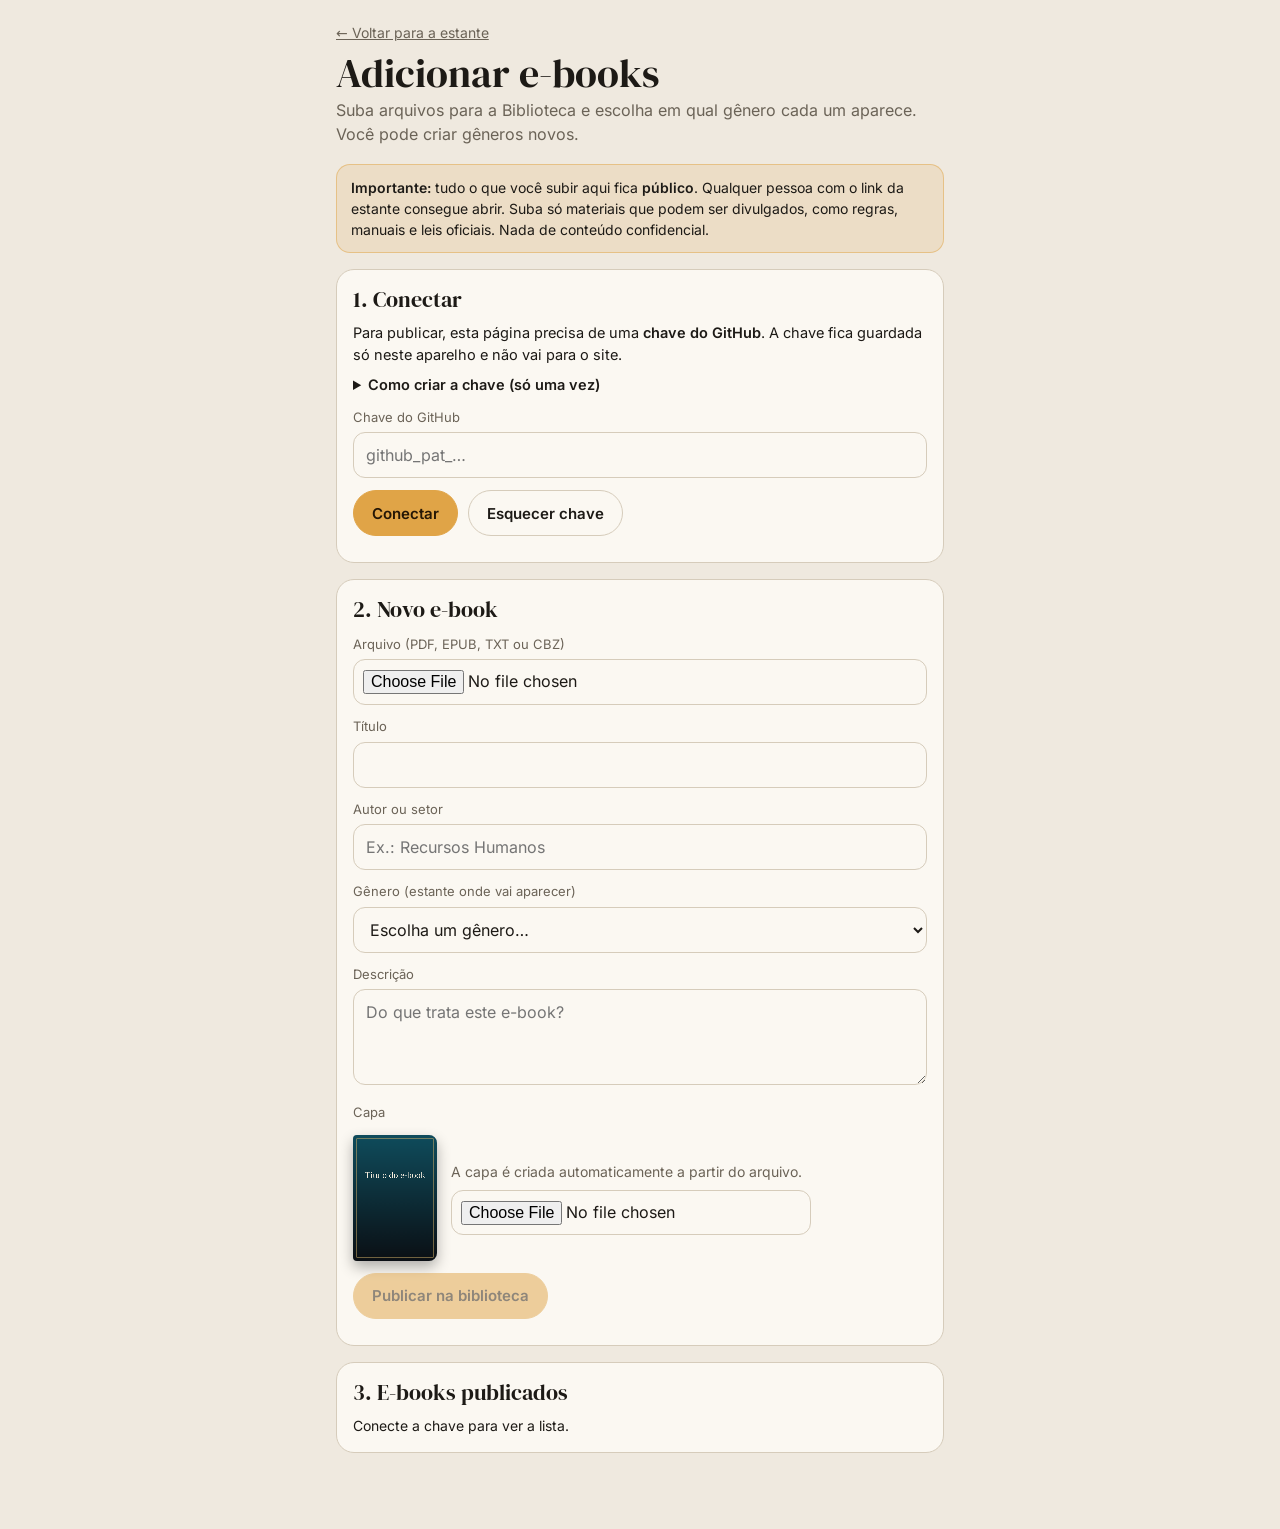
<file: admin.html>
<!DOCTYPE html>
<html lang="pt-BR">
<head>
<meta charset="utf-8">
<meta name="viewport" content="width=device-width,initial-scale=1,viewport-fit=cover">
<title>Adicionar e-books</title>
<link rel="stylesheet" href="fonts.css">
<link rel="icon" href="icon-192.png">
<meta name="theme-color" content="#142a25">
<style>
:root{color-scheme:light dark;--bg:light-dark(#efe9df,#11241f);--card:light-dark(#fbf8f2,#1a332d);--ink:light-dark(#1d1a16,#efe8dc);--mute:light-dark(#6b6357,#a9b5ae);--line:light-dark(#d6ccbb,#2c4a42);--acc:#e0a447;--ok:#1fa463;--bad:#c0392b}
*{box-sizing:border-box;min-width:0}
body{margin:0;background:var(--bg);color:var(--ink);font:16px/1.5 Inter,system-ui,sans-serif}
.wrap{max-width:640px;margin:0 auto;padding:max(20px,env(safe-area-inset-top)) 16px 60px}
a{color:inherit}
h1{font:400 clamp(30px,8vw,40px)/1.05 "DM Serif Display",serif;margin:8px 0 4px}
h2{font:400 22px/1.2 "DM Serif Display",serif;margin:0 0 10px}
.sub{color:var(--mute);margin:0 0 18px}
.card{background:var(--card);border:1px solid var(--line);border-radius:18px;padding:16px;margin:0 0 16px}
label{display:block;font-size:13px;color:var(--mute);margin:12px 0 5px}
input,select,textarea{width:100%;font:inherit;font-size:16px;color:var(--ink);background:transparent;border:1px solid var(--line);border-radius:12px;padding:10px 12px;min-height:46px}
textarea{min-height:96px;resize:vertical}
input[type=file]{padding:9px}
.b{min-height:46px;padding:0 18px;border-radius:999px;border:1px solid var(--line);background:var(--card);color:var(--ink);font:600 15px Inter,sans-serif;cursor:pointer}
.b.pri{background:var(--acc);border-color:var(--acc);color:#241605}
.b:disabled{opacity:.5}
.row{display:flex;gap:10px;flex-wrap:wrap;align-items:center;margin-top:12px}
.st{font-size:14px;margin-top:10px}
.st.ok{color:var(--ok)}.st.bad{color:var(--bad)}
.warn{background:color-mix(in srgb,var(--acc) 16%,transparent);border:1px solid color-mix(in srgb,var(--acc) 50%,transparent);border-radius:14px;padding:12px 14px;font-size:14px;margin:0 0 16px}
.cvp{display:flex;gap:14px;align-items:center;margin-top:12px}
.cvp img,.cvp canvas{width:84px;height:126px;object-fit:cover;border-radius:4px 8px 8px 4px;box-shadow:0 6px 14px rgba(0,0,0,.3);background:#0003}
.list{display:flex;flex-direction:column;gap:10px}
.it{display:grid;grid-template-columns:56px minmax(0,1fr);gap:12px;align-items:center;border-bottom:1px solid var(--line);padding-bottom:10px}
.it img{width:56px;height:84px;object-fit:cover;border-radius:3px 6px 6px 3px;background:#0003}
.it b{display:block;font-size:15px;line-height:1.25}
.it small{color:var(--mute);font-size:12.5px}
.it .row{margin-top:6px}
.it select{min-height:38px;padding:6px 10px;font-size:14px;width:auto;max-width:100%}
.it .b{min-height:38px;padding:0 12px;font-size:13px}
ol{padding-left:20px;margin:6px 0}ol li{margin:4px 0;font-size:14.5px}
.hide{display:none}
.bar{height:6px;border-radius:9px;background:var(--line);overflow:hidden;margin-top:10px}.bar i{display:block;height:100%;width:0;background:var(--acc);transition:width .3s}
</style>
</head>
<body>
<div class="wrap">
  <a href="./" style="font-size:14px;color:var(--mute)">← Voltar para a estante</a>
  <h1>Adicionar e-books</h1>
  <p class="sub">Suba arquivos para a Biblioteca e escolha em qual gênero cada um aparece. Você pode criar gêneros novos.</p>
  <div class="warn"><b>Importante:</b> tudo o que você subir aqui fica <b>público</b>. Qualquer pessoa com o link da estante consegue abrir. Suba só materiais que podem ser divulgados, como regras, manuais e leis oficiais. Nada de conteúdo confidencial.</div>

  <div class="card" id="cConn">
    <h2>1. Conectar</h2>
    <p style="margin:0;font-size:14.5px">Para publicar, esta página precisa de uma <b>chave do GitHub</b>. A chave fica guardada só neste aparelho e não vai para o site.</p>
    <details style="margin-top:8px"><summary style="cursor:pointer;font-size:14.5px;font-weight:600">Como criar a chave (só uma vez)</summary>
      <ol>
        <li>Abra <a href="https://github.com/settings/personal-access-tokens/new" target="_blank" rel="noopener">github.com/settings/personal-access-tokens/new</a> com a sua conta do GitHub.</li>
        <li><b>Token name:</b> Minha Estante. <b>Expiration:</b> escolha a validade que preferir.</li>
        <li><b>Repository access:</b> <i>Only select repositories</i> → escolha <b>minha-estante</b>.</li>
        <li><b>Permissions → Repository permissions → Contents:</b> <i>Read and write</i>.</li>
        <li>Toque em <b>Generate token</b>, copie a chave e cole abaixo.</li>
      </ol>
    </details>
    <label for="tok">Chave do GitHub</label>
    <input id="tok" type="password" autocomplete="off" placeholder="github_pat_…">
    <div class="row"><button class="b pri" id="tokSave">Conectar</button><button class="b" id="tokForget">Esquecer chave</button></div>
    <div class="st" id="tokSt"></div>
  </div>

  <div class="card" id="cAdd">
    <h2>2. Novo e-book</h2>
    <label for="f">Arquivo (PDF, EPUB, TXT ou CBZ)</label>
    <input id="f" type="file" accept=".pdf,.epub,.txt,.cbz,application/pdf,application/epub+zip,text/plain">
    <label for="ti">Título</label><input id="ti" maxlength="120">
    <label for="au">Autor ou setor</label><input id="au" maxlength="80" placeholder="Ex.: Recursos Humanos">
    <label for="ge">Gênero (estante onde vai aparecer)</label>
    <select id="ge"></select>
    <input id="geNew" class="hide" maxlength="40" placeholder="Nome do novo gênero, ex.: Corporativo" style="margin-top:8px">
    <label for="de">Descrição</label><textarea id="de" maxlength="1500" placeholder="Do que trata este e-book?"></textarea>
    <label>Capa</label>
    <div class="cvp"><canvas id="cv" width="600" height="900"></canvas><div><p style="margin:0 0 8px;font-size:14px;color:var(--mute)" id="cvInfo">A capa é criada automaticamente a partir do arquivo.</p><input id="ci" type="file" accept="image/*" style="min-height:40px"></div></div>
    <div class="row"><button class="b pri" id="pub" disabled>Publicar na biblioteca</button></div>
    <div class="bar hide" id="pbar"><i></i></div>
    <div class="st" id="pubSt"></div>
  </div>

  <div class="card">
    <h2>3. E-books publicados</h2>
    <div class="list" id="list"><p class="st" style="margin:0">Conecte a chave para ver a lista.</p></div>
  </div>
</div>
<script type="module">
import {GENRES} from './catalog.js';
const $=s=>document.querySelector(s);
const esc=s=>String(s??'').replace(/[&<>"']/g,c=>({'&':'&amp;','<':'&lt;','>':'&gt;','"':'&quot;',"'":'&#39;'}[c]));
const REPO='jhony369/minha-estante',API=`https://api.github.com/repos/${REPO}/contents/`,CAT='acervo/catalogo.json';
let tok='';try{tok=localStorage.getItem('estante.gh')||''}catch(e){}
let catalog={livros:[]},catSha=null,coverBlob=null,coverAuto=true;
const st=(el,msg,cls='')=>{const e=$(el);e.textContent=msg;e.className='st '+cls};
async function gh(path,opt={}){const r=await fetch(API+path,Object.assign({},opt,{headers:{Authorization:'Bearer '+tok,Accept:'application/vnd.github+json','X-GitHub-Api-Version':'2022-11-28'},cache:'no-store'}));if(!r.ok){const t=await r.text().catch(()=>'');const err=new Error(r.status+' '+t.slice(0,200));err.status=r.status;throw err}return r.status===204?null:r.json()}
const b64utf=s=>{const by=new TextEncoder().encode(s);let bin='';for(let i=0;i<by.length;i+=32768)bin+=String.fromCharCode.apply(null,by.subarray(i,i+32768));return btoa(bin)};
const utfb64=b=>new TextDecoder().decode(Uint8Array.from(atob(b.replace(/\n/g,'')),c=>c.charCodeAt(0)));
const blobB64=b=>new Promise((res,rej)=>{const r=new FileReader();r.onload=()=>res(String(r.result).split(',')[1]);r.onerror=rej;r.readAsDataURL(b)});
async function loadCatalog(){const j=await gh(CAT);catSha=j.sha;catalog=JSON.parse(utfb64(j.content));if(!Array.isArray(catalog.livros))catalog.livros=[]}
async function saveCatalog(msg){const body={message:msg,content:b64utf(JSON.stringify(catalog,null,1)+'\n'),sha:catSha};const j=await gh(CAT,{method:'PUT',body:JSON.stringify(body)});catSha=j.content.sha}
async function putFile(path,blob,msg){return gh(path,{method:'PUT',body:JSON.stringify({message:msg,content:await blobB64(blob)})})}
async function delFile(path,msg){try{const j=await gh(path);await gh(path,{method:'DELETE',body:JSON.stringify({message:msg,sha:j.sha})})}catch(e){if(e.status!==404)throw e}}
function genreNames(){const s=new Set(GENRES.map(g=>g.n.split(' · ')[0]==='Machado de Assis'?null:g.n).filter(Boolean));for(const l of catalog.livros)if(l.genero)s.add(l.genero);return [...s]}
function fillGenres(sel){const own=[...new Set(catalog.livros.map(l=>l.genero).filter(Boolean))];const base=GENRES.map(g=>g.n).filter(n=>!n.startsWith('Machado'));
 $('#ge').innerHTML=`<option value="">Escolha um gênero…</option><option value="__new">➕ Criar novo gênero…</option>`+(own.length?`<optgroup label="Seus gêneros">${own.map(n=>`<option>${esc(n)}</option>`).join('')}</optgroup>`:'')+`<optgroup label="Gêneros da biblioteca">${base.filter(n=>!own.includes(n)).map(n=>`<option>${esc(n)}</option>`).join('')}</optgroup>`;if(sel)$('#ge').value=sel}
function renderList(){const L=$('#list');if(!catalog.livros.length){L.innerHTML='<p class="st" style="margin:0">Nenhum e-book publicado ainda.</p>';return}
 const opts=n=>genreNames().map(g=>`<option${g===n?' selected':''}>${esc(g)}</option>`).join('');
 L.innerHTML=catalog.livros.map((l,i)=>`<div class="it"><img alt="" src="${esc(l.capa||'icon-192.png')}"><div><b>${esc(l.titulo)}</b><small>${esc(l.autor||'')} · ${esc((l.formato||'').toUpperCase())}</small><div class="row"><select data-mv="${i}" aria-label="Gênero de ${esc(l.titulo)}">${opts(l.genero)}</select><button class="b" data-del="${i}">Excluir</button></div></div></div>`).join('')}
async function connect(){if(!tok){st('#tokSt','Cole a chave para conectar.');return}st('#tokSt','Conectando…');
 try{await loadCatalog();st('#tokSt','Conectado! Você já pode publicar.','ok');fillGenres();renderList();$('#pub').disabled=false}
 catch(e){st('#tokSt',e.status===401?'Chave inválida ou vencida.':e.status===404?'Não encontrei a biblioteca no GitHub. Confira se a chave tem acesso ao repositório minha-estante.':e.status===403?'A chave não tem permissão. Confira "Contents: Read and write".':'Não consegui conectar: '+e.message,'bad')}}
$('#tokSave').onclick=()=>{tok=$('#tok').value.trim();try{localStorage.setItem('estante.gh',tok)}catch(e){}$('#tok').value='';connect()};
$('#tokForget').onclick=()=>{tok='';try{localStorage.removeItem('estante.gh')}catch(e){}st('#tokSt','Chave apagada deste aparelho.');$('#pub').disabled=true};
$('#ge').onchange=()=>{$('#geNew').classList.toggle('hide',$('#ge').value!=='__new');if($('#ge').value==='__new')$('#geNew').focus()};
// capa
const cv=$('#cv'),cx=cv.getContext('2d');
function genCover(title,author){const W=600,H=900;const pal=['#1d3557','#264653','#3d405b','#5b3f8c','#7a4419','#0f4c5c','#6d597a','#2a7f62'];const c=pal[[...title].reduce((a,ch)=>a+ch.charCodeAt(0),0)%pal.length];
 const g=cx.createLinearGradient(0,0,0,H);g.addColorStop(0,c);g.addColorStop(1,'#0b0f14');cx.fillStyle=g;cx.fillRect(0,0,W,H);cx.strokeStyle='#d8b46a';cx.lineWidth=6;cx.strokeRect(28,28,W-56,H-56);cx.lineWidth=2;cx.strokeRect(44,44,W-88,H-88);
 cx.fillStyle='#f4ecdd';cx.textAlign='center';let fs=64;cx.font=`400 ${fs}px "DM Serif Display",serif`;const words=(title||'Sem título').split(' ');const lines=[];let cur='';for(const w of words){const t=(cur+' '+w).trim();if(cx.measureText(t).width>W-140&&cur){lines.push(cur);cur=w}else cur=t}lines.push(cur);
 let y=H*.38-lines.length*fs*.55;for(const l of lines.slice(0,5)){cx.fillText(l,W/2,y);y+=fs*1.15}cx.fillStyle='#d8b46a';cx.fillRect(W/2-50,y+10,100,3);cx.font='600 30px Inter,sans-serif';cx.fillStyle='#e9dcc4';cx.fillText(author||'',W/2,y+70)}
function drawImg(bm){cx.fillStyle='#fff';cx.fillRect(0,0,600,900);const r=Math.max(600/bm.width,900/bm.height);const w=600/r,h=900/r;cx.drawImage(bm,(bm.width-w)/2,(bm.height-h)/2,w,h,0,0,600,900)}
const loadScript=src=>new Promise((res,rej)=>{const s=document.createElement('script');s.src=src;s.onload=res;s.onerror=rej;document.head.appendChild(s)});
async function autoCover(file,fmt){try{
 if(fmt==='pdf'){if(!window.pdfjsLib){await loadScript('lib/pdf.min.js');pdfjsLib.GlobalWorkerOptions.workerSrc='lib/pdf.worker.min.js'}const pdf=await pdfjsLib.getDocument({data:new Uint8Array(await file.arrayBuffer()),isEvalSupported:false}).promise;const pg=await pdf.getPage(1);const v=pg.getViewport({scale:1});const vp=pg.getViewport({scale:900/v.height});const c=document.createElement('canvas');c.width=vp.width;c.height=vp.height;await pg.render({canvasContext:c.getContext('2d'),viewport:vp}).promise;drawImg(c);pdf.destroy();return true}
 if(fmt==='epub'||fmt==='cbz'){if(!window.JSZip)await loadScript('lib/jszip.min.js');const z=await JSZip.loadAsync(file);let name=null;
  if(fmt==='cbz'){name=Object.keys(z.files).filter(n=>/\.(jpe?g|png|webp|gif)$/i.test(n)).sort((a,b)=>a.localeCompare(b,undefined,{numeric:true}))[0]}
  else{name=Object.keys(z.files).find(n=>/cover.*\.(jpe?g|png)$/i.test(n))||Object.keys(z.files).find(n=>/\.(jpe?g|png)$/i.test(n))}
  if(name){drawImg(await createImageBitmap(await z.file(name).async('blob')));return true}}
 }catch(e){console.warn(e)}return false}
async function refreshCover(){const f=$('#f').files[0];if(!coverAuto)return;genCover($('#ti').value.trim(),$('#au').value.trim());coverBlob=null;
 if(f){const fmt=fmtOf(f);if(fmt&&fmt!=='txt'){$('#cvInfo').textContent='Gerando a capa a partir do arquivo…';const ok=await autoCover(f,fmt);$('#cvInfo').textContent=ok?'Capa tirada do arquivo. Se preferir, escolha outra imagem.':'Capa criada com o título. Se preferir, escolha uma imagem.'}else $('#cvInfo').textContent='Capa criada com o título. Se preferir, escolha uma imagem.'}}
const fmtOf=f=>({pdf:'pdf',epub:'epub',txt:'txt',cbz:'cbz'})[(f.name.split('.').pop()||'').toLowerCase()];
$('#f').onchange=()=>{const f=$('#f').files[0];if(!f)return;if(!fmtOf(f)){st('#pubSt','Use um arquivo PDF, EPUB, TXT ou CBZ.','bad');return}if(f.size>45e6){st('#pubSt','Arquivo grande demais (máximo 45 MB).','bad');return}st('#pubSt','');if(!$('#ti').value)$('#ti').value=f.name.replace(/\.[^.]+$/,'').replace(/[_-]+/g,' ').trim().slice(0,120);coverAuto=true;refreshCover()};
$('#ti').oninput=$('#au').oninput=()=>{if(coverAuto&&(!$('#f').files[0]||fmtOf($('#f').files[0])==='txt'))genCover($('#ti').value.trim(),$('#au').value.trim())};
$('#ci').onchange=async()=>{const f=$('#ci').files[0];if(!f)return;coverAuto=false;drawImg(await createImageBitmap(f));$('#cvInfo').textContent='Usando a imagem escolhida.'};
genCover('Título do e-book','');
const slug=t=>t.normalize('NFD').replace(/[̀-ͯ]/g,'').toLowerCase().replace(/[^a-z0-9]+/g,'-').replace(/^-|-$/g,'').slice(0,40)||'ebook';
const prog=p=>{$('#pbar').classList.remove('hide');$('#pbar i').style.width=p+'%'};
$('#pub').onclick=async()=>{const f=$('#f').files[0];const ti=$('#ti').value.trim();let ge=$('#ge').value;if(ge==='__new')ge=$('#geNew').value.trim();
 if(!f)return st('#pubSt','Escolha o arquivo do e-book.','bad');if(!ti)return st('#pubSt','Escreva o título.','bad');if(!ge)return st('#pubSt','Escolha ou crie um gênero.','bad');
 const fmt=fmtOf(f);if(!fmt)return st('#pubSt','Formato não suportado.','bad');
 $('#pub').disabled=true;st('#pubSt','Publicando… não feche esta página.');prog(5);
 try{await loadCatalog();prog(15);const base=`acervo/${slug(ti)}-${Date.now().toString(36)}`;const fpath=base+'.'+fmt,cpath=base+'.jpg';
  await putFile(fpath,f,'Adiciona e-book: '+ti);prog(70);
  const cb=await new Promise(r=>cv.toBlob(r,'image/jpeg',.86));await putFile(cpath,cb,'Capa: '+ti);prog(85);
  catalog.livros.push({titulo:ti,autor:$('#au').value.trim(),genero:ge,descricao:$('#de').value.trim(),arquivo:fpath,capa:cpath,formato:fmt,data:new Date().toISOString().slice(0,10)});
  await saveCatalog('Catálogo: + '+ti);prog(100);
  st('#pubSt','Publicado! Em cerca de 1 minuto ele aparece na estante "'+ge+'" da Biblioteca.','ok');
  $('#f').value='';$('#ti').value='';$('#au').value='';$('#de').value='';$('#ci').value='';coverAuto=true;genCover('Título do e-book','');fillGenres(ge);renderList()}
 catch(e){console.warn(e);st('#pubSt',e.status===409?'Alguém publicou ao mesmo tempo. Tente de novo.':e.status===422?'O GitHub recusou o arquivo (grande demais?).':'Não consegui publicar: '+e.message,'bad')}
 finally{$('#pub').disabled=false;setTimeout(()=>$('#pbar').classList.add('hide'),1500)}};
$('#list').addEventListener('click',async e=>{const b=e.target.closest('[data-del]');if(!b)return;const i=+b.dataset.del;const l=catalog.livros[i];if(!l)return;
 if(!b.dataset.sure){b.dataset.sure=1;b.textContent='Toque de novo para excluir';return}b.disabled=true;
 try{await loadCatalog();const k=catalog.livros.findIndex(x=>x.arquivo===l.arquivo);if(k>=0)catalog.livros.splice(k,1);await saveCatalog('Catálogo: - '+l.titulo);await delFile(l.arquivo,'Remove e-book: '+l.titulo);if(l.capa)await delFile(l.capa,'Remove capa: '+l.titulo);renderList();fillGenres()}catch(err){alert('Não consegui excluir: '+err.message)}});
$('#list').addEventListener('change',async e=>{const s=e.target.closest('[data-mv]');if(!s)return;const l=catalog.livros[+s.dataset.mv];if(!l)return;s.disabled=true;
 try{await loadCatalog();const x=catalog.livros.find(y=>y.arquivo===l.arquivo);if(x){x.genero=s.value;await saveCatalog('Catálogo: '+l.titulo+' → '+s.value)}renderList();fillGenres()}catch(err){alert('Não consegui mudar o gênero: '+err.message);s.disabled=false}});
if(tok)connect();else fillGenres();
</script>
</body>
</html>
</file>
<file: fonts.css>
@font-face{font-family:'Abril Fatface';font-style:normal;font-weight:400;font-display:swap;src:url(fonts/abril-fatface-latin-400-normal.woff2) format('woff2')}
@font-face{font-family:'Bebas Neue';font-style:normal;font-weight:400;font-display:swap;src:url(fonts/bebas-neue-latin-400-normal.woff2) format('woff2')}
@font-face{font-family:'Cormorant SC';font-style:normal;font-weight:700;font-display:swap;src:url(fonts/cormorant-sc-latin-700-normal.woff2) format('woff2')}
@font-face{font-family:'DM Serif Display';font-style:normal;font-weight:400;font-display:swap;src:url(fonts/dm-serif-display-latin-400-normal.woff2) format('woff2')}
@font-face{font-family:'Inter';font-style:normal;font-weight:400;font-display:swap;src:url(fonts/inter-latin-400-normal.woff2) format('woff2')}
@font-face{font-family:'Inter';font-style:normal;font-weight:500;font-display:swap;src:url(fonts/inter-latin-500-normal.woff2) format('woff2')}
@font-face{font-family:'Inter';font-style:normal;font-weight:600;font-display:swap;src:url(fonts/inter-latin-600-normal.woff2) format('woff2')}
@font-face{font-family:'Josefin Sans';font-style:normal;font-weight:700;font-display:swap;src:url(fonts/josefin-sans-latin-700-normal.woff2) format('woff2')}
@font-face{font-family:'Literata';font-style:normal;font-weight:400;font-display:swap;src:url(fonts/literata-latin-400-normal.woff2) format('woff2')}
@font-face{font-family:'Literata';font-style:normal;font-weight:600;font-display:swap;src:url(fonts/literata-latin-600-normal.woff2) format('woff2')}
@font-face{font-family:'Literata';font-style:italic;font-weight:400;font-display:swap;src:url(fonts/literata-latin-400-italic.woff2) format('woff2')}
@font-face{font-family:'Oswald';font-style:normal;font-weight:600;font-display:swap;src:url(fonts/oswald-latin-600-normal.woff2) format('woff2')}
@font-face{font-family:'Playfair Display';font-style:italic;font-weight:700;font-display:swap;src:url(fonts/playfair-display-latin-700-italic.woff2) format('woff2')}
</file>
